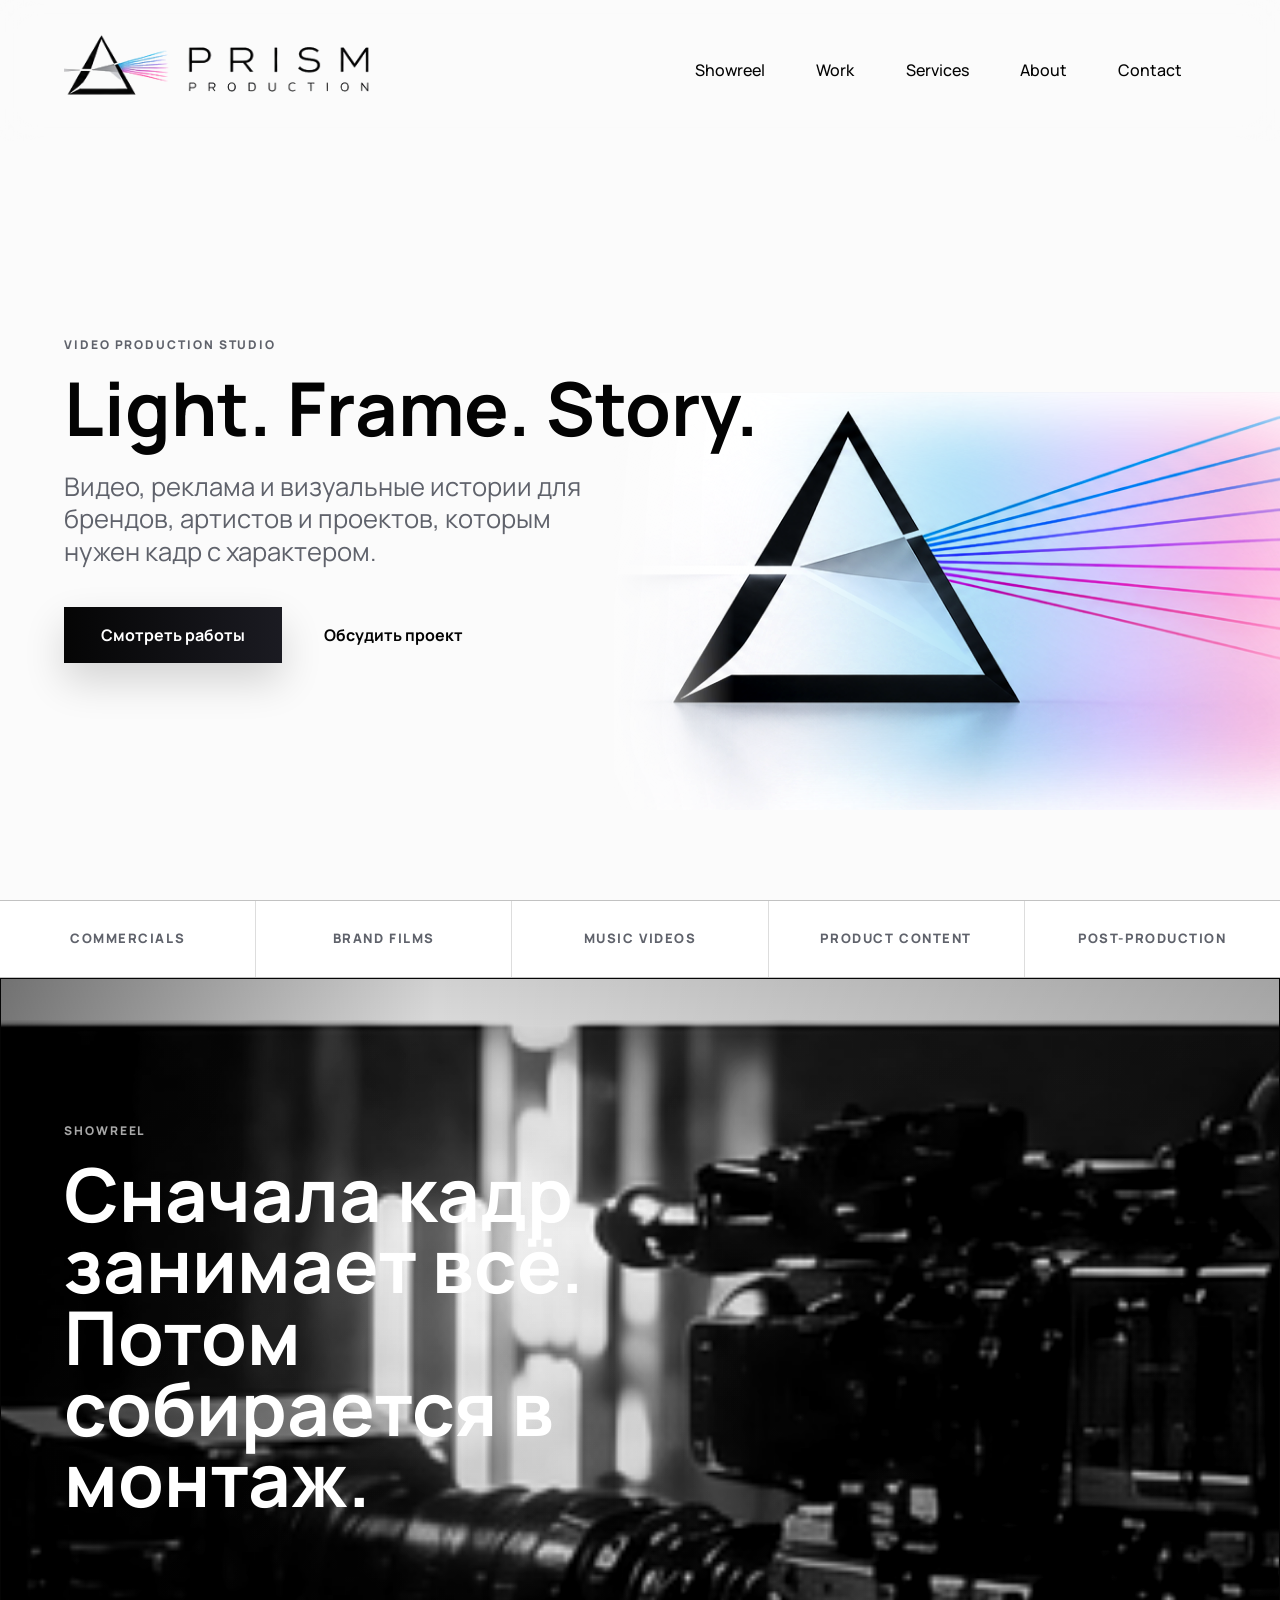
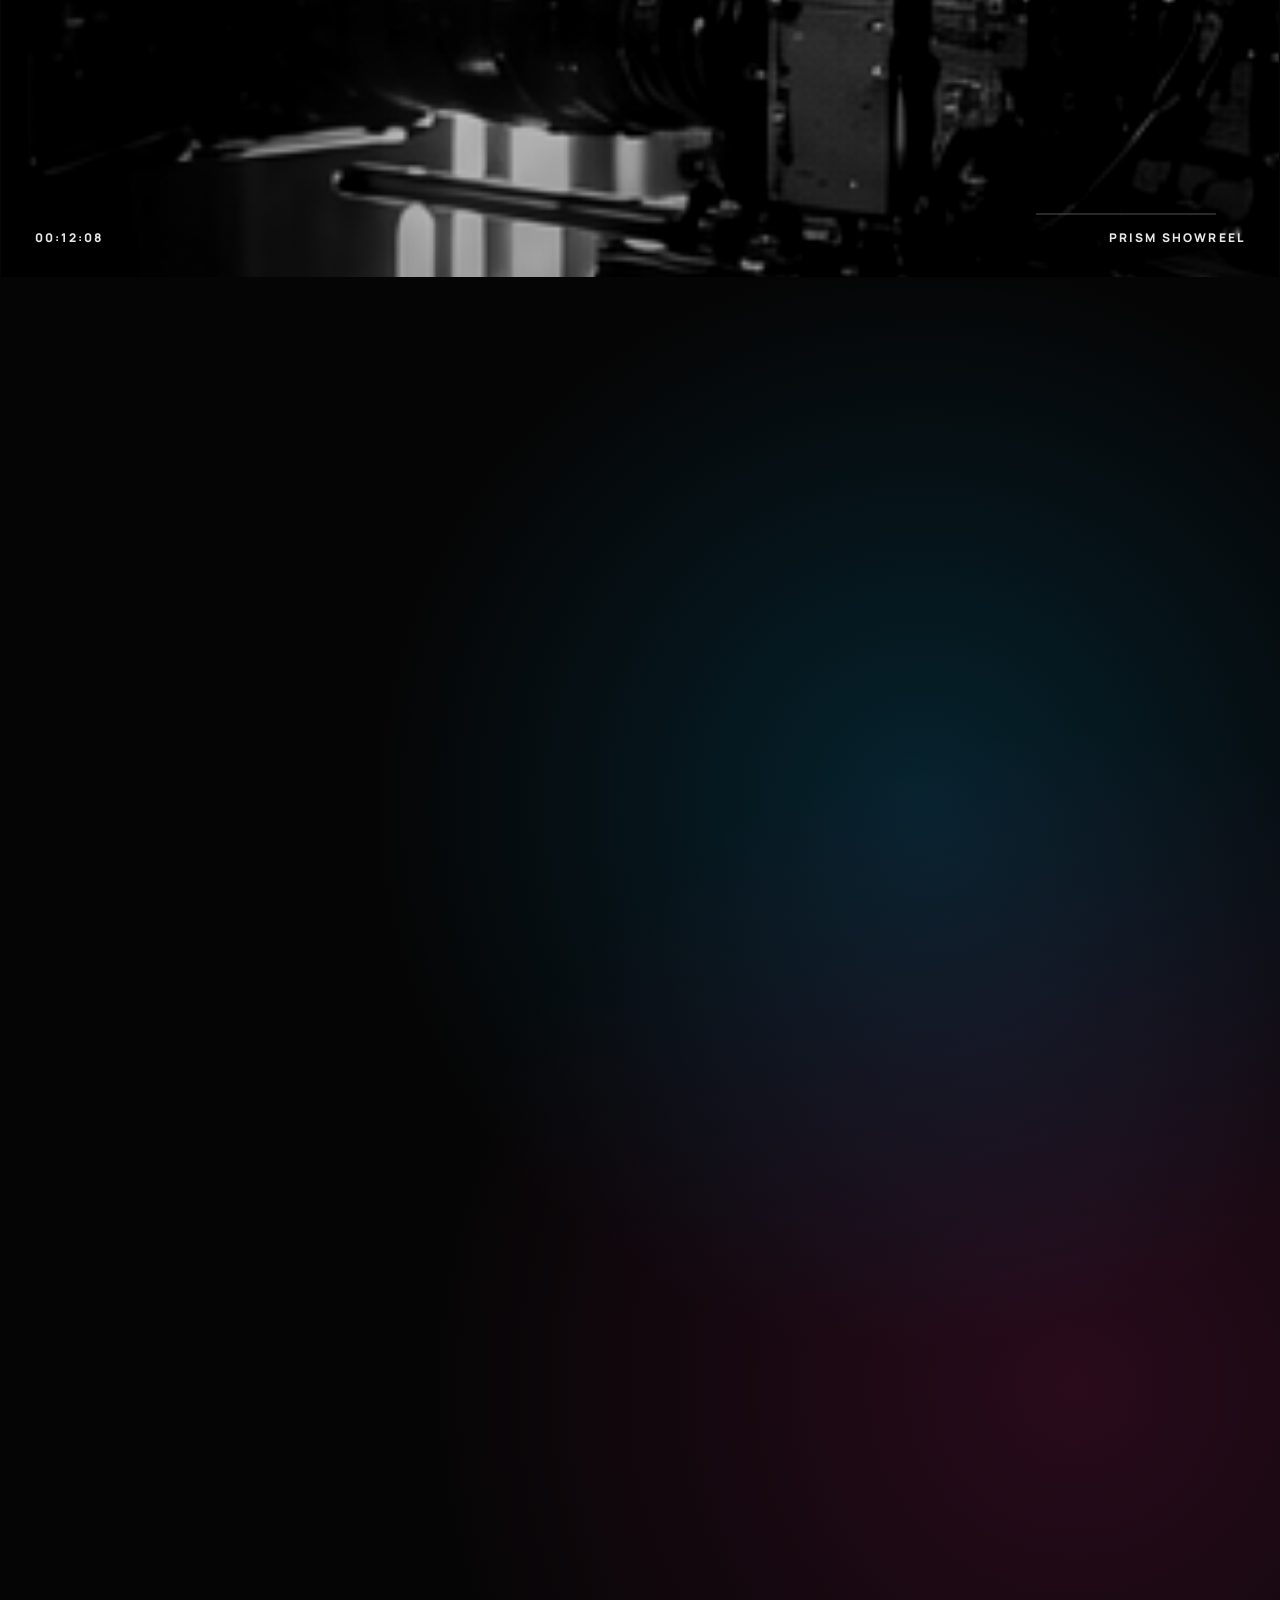
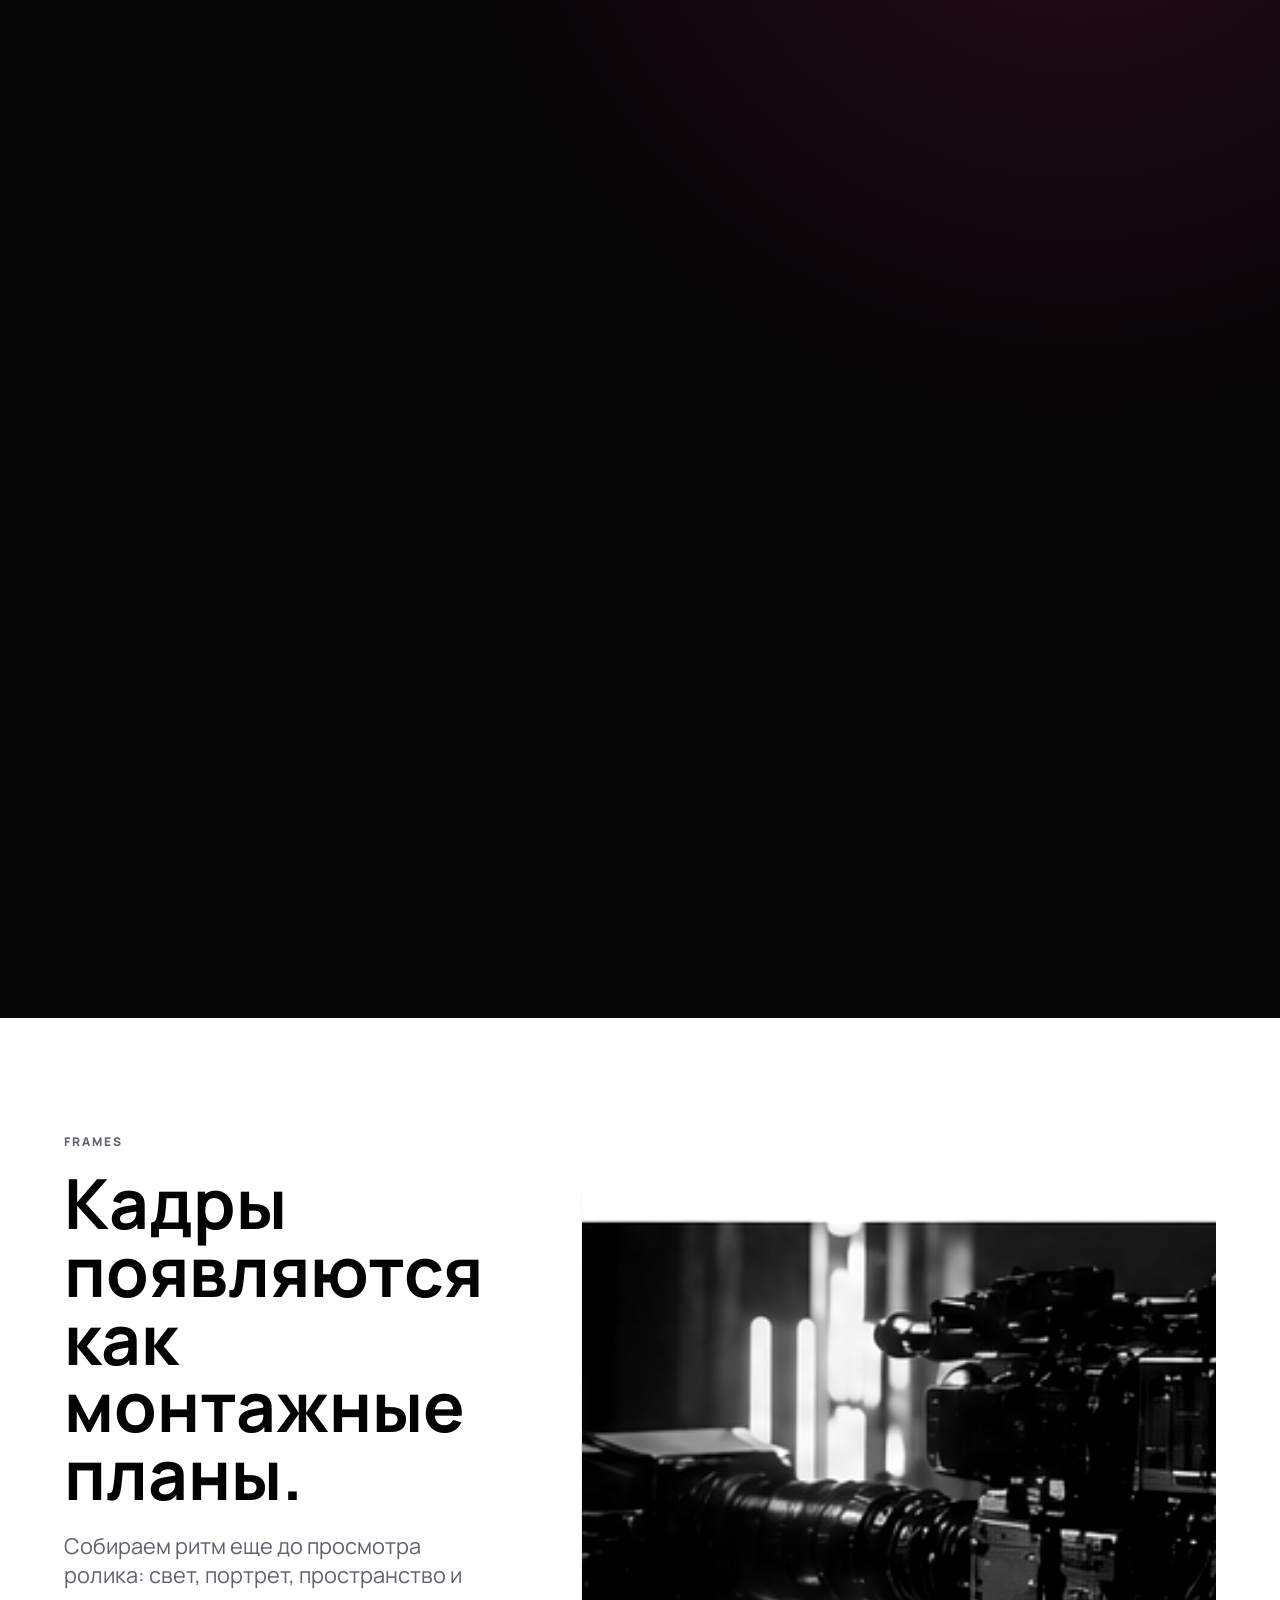
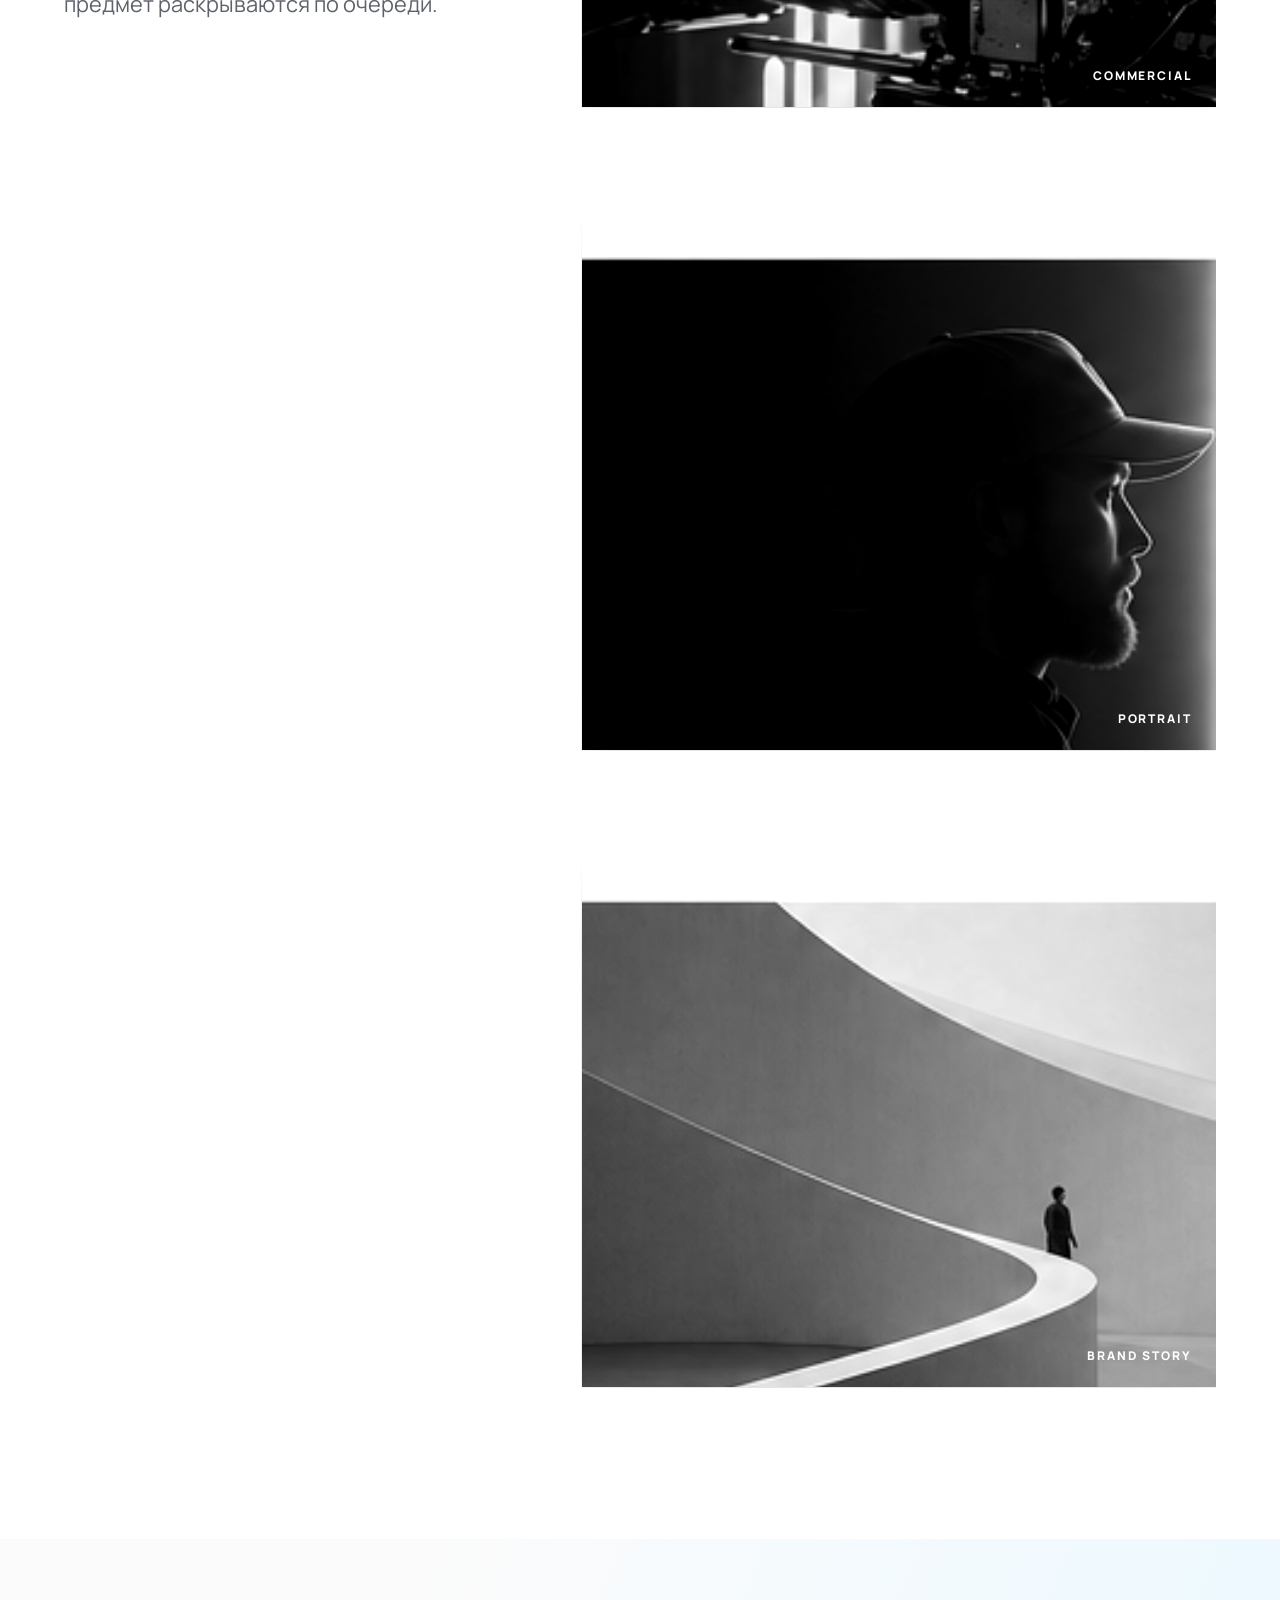
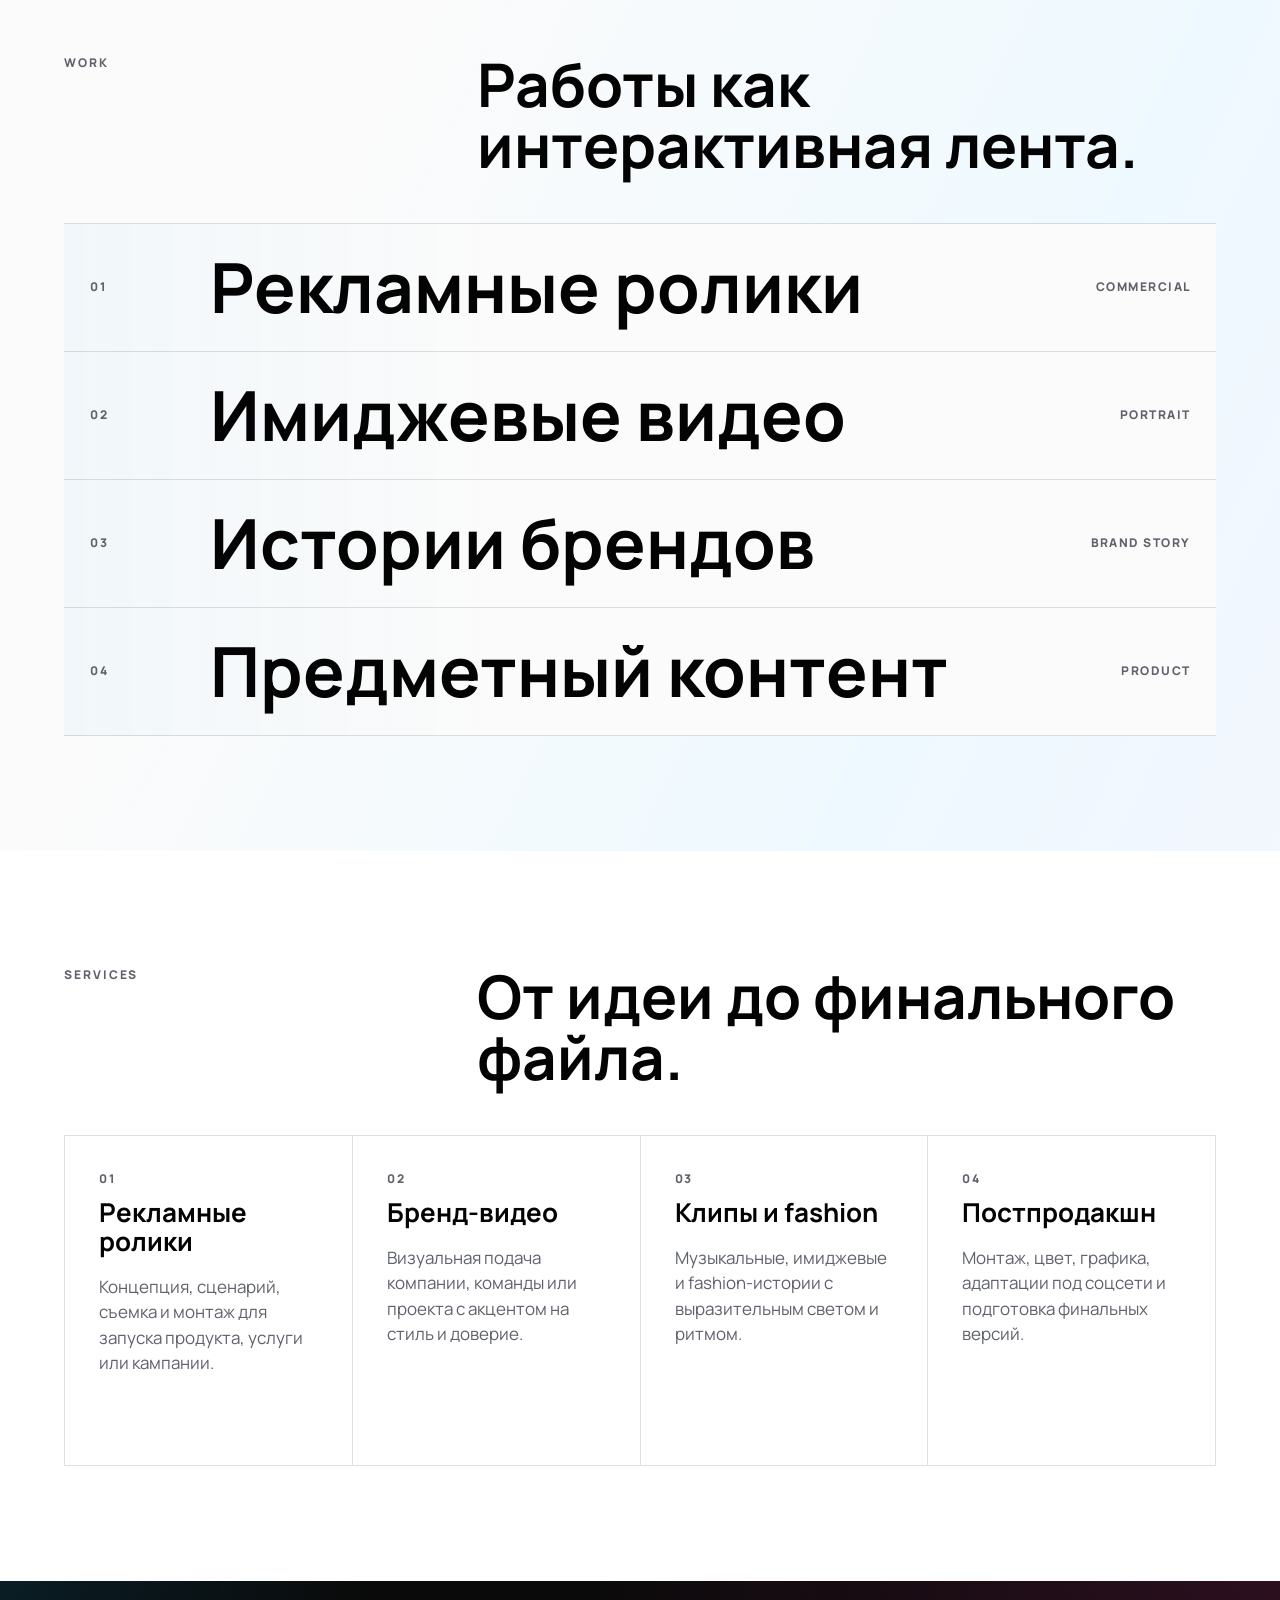
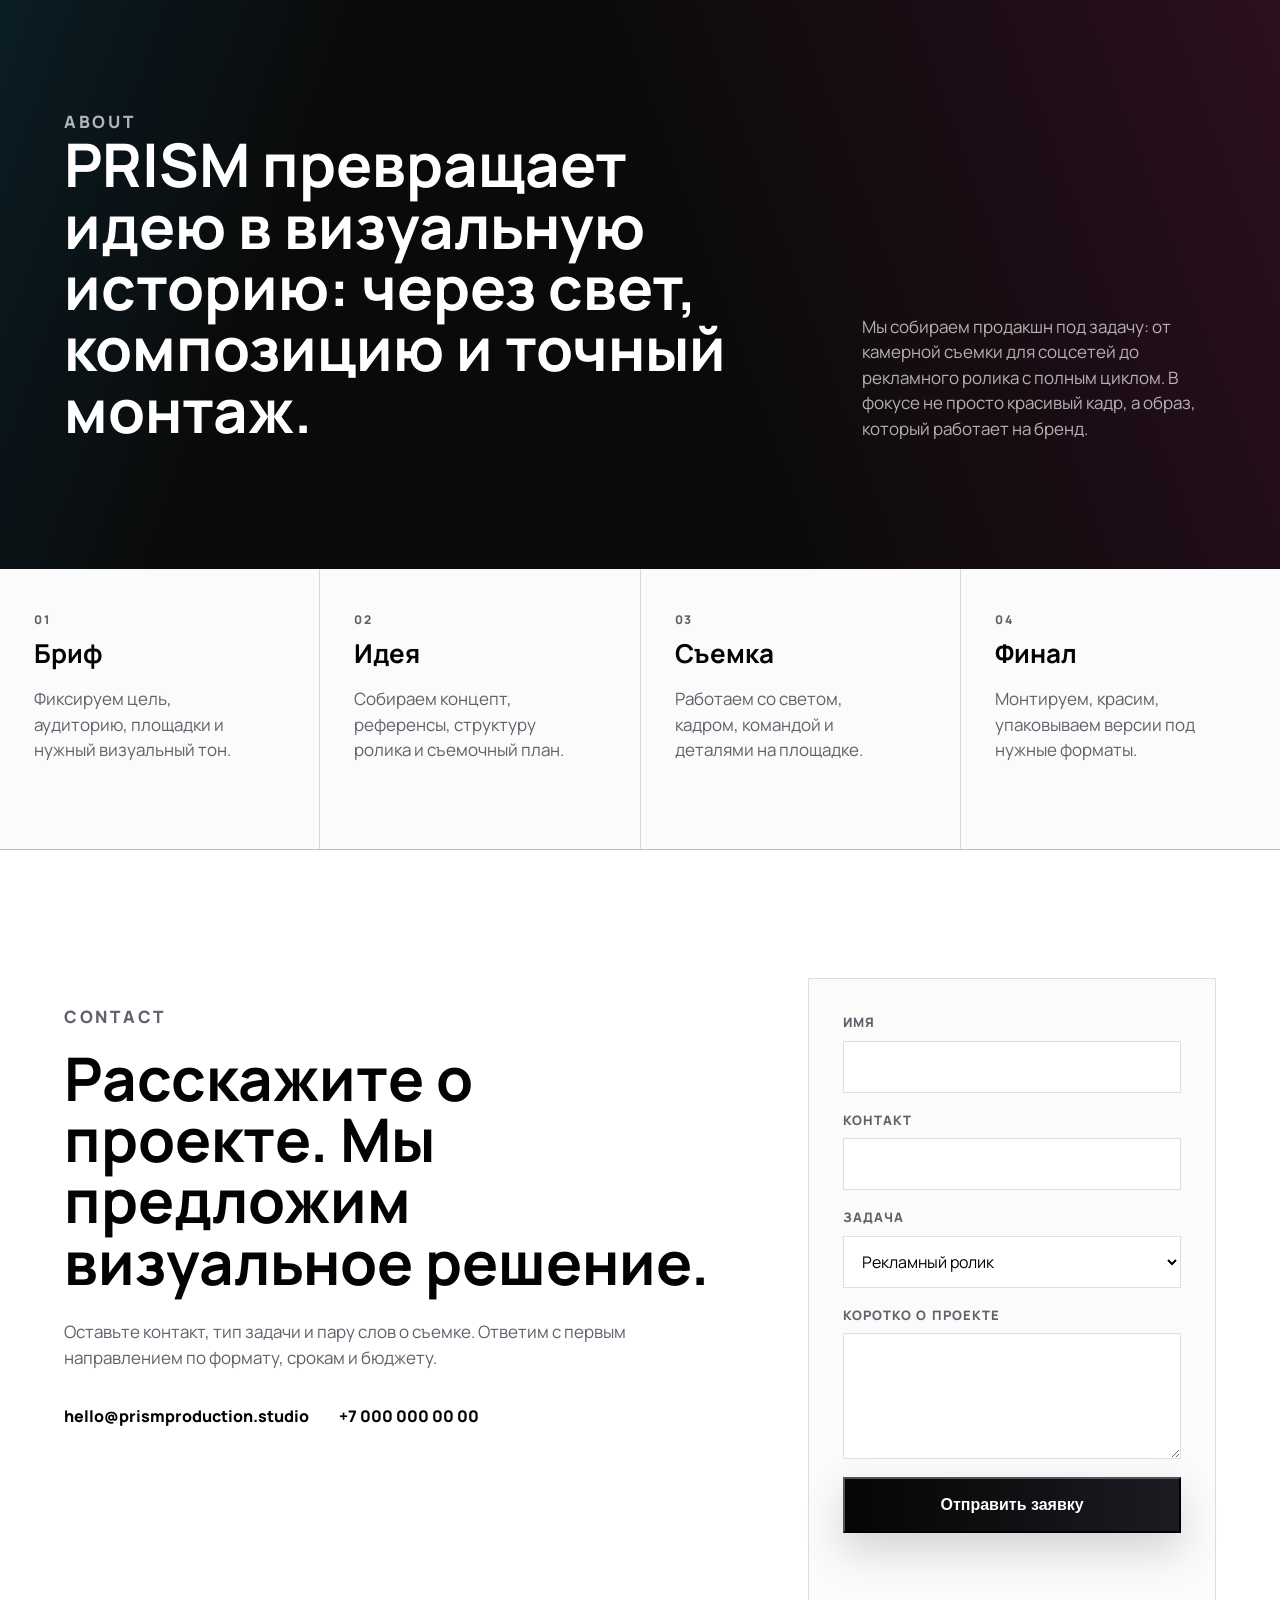
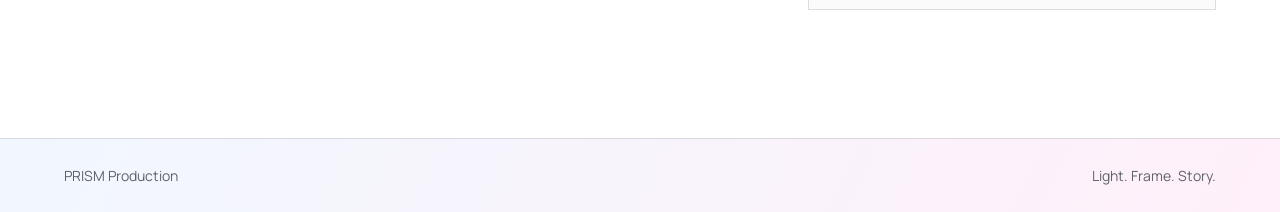
<file: index.html>
<!doctype html>
<html lang="ru">
  <head>
    <meta charset="utf-8" />
    <meta name="viewport" content="width=device-width, initial-scale=1" />
    <title>PRISM Production - video, advertising and visual stories</title>
    <meta
      name="description"
      content="PRISM Production создает рекламные ролики, бренд-видео, клипы и визуальный контент для проектов с характером."
    />
    <link rel="preconnect" href="https://fonts.googleapis.com" />
    <link rel="preconnect" href="https://fonts.gstatic.com" crossorigin />
    <link
      href="https://fonts.googleapis.com/css2?family=Manrope:wght@400;500;600;700;800&display=swap"
      rel="stylesheet"
    />
    <link rel="stylesheet" href="styles.css" />
  </head>
  <body>
    <div class="site-intro" data-intro aria-hidden="true">
      <div class="intro-logo">
        <img class="intro-logo-image" src="assets/logo-transparent.png" alt="" />
        <div class="intro-beams">
          <span style="--beam: #18b9ff; --delay: 560ms; --angle: -15deg"></span>
          <span style="--beam: #3d7dff; --delay: 650ms; --angle: -7deg"></span>
          <span style="--beam: #9a5cff; --delay: 740ms; --angle: 0deg"></span>
          <span style="--beam: #f335ac; --delay: 830ms; --angle: 7deg"></span>
          <span style="--beam: #ff8ec8; --delay: 920ms; --angle: 15deg"></span>
        </div>
      </div>
    </div>

    <header class="site-header" data-header>
      <a class="brand" href="#top" aria-label="PRISM Production">
        <img src="assets/logo-transparent.png" alt="PRISM Production" />
      </a>
      <nav class="nav" aria-label="Основная навигация">
        <a href="#showreel">Showreel</a>
        <a href="#work">Work</a>
        <a href="#services">Services</a>
        <a href="#about">About</a>
        <a href="#contact">Contact</a>
      </nav>
      <a class="header-action" href="#contact">Обсудить проект</a>
      <div class="header-progress" data-progress aria-hidden="true"></div>
    </header>

    <main id="top">
      <section class="hero" aria-label="PRISM Production">
        <div class="hero-copy">
          <p class="eyebrow">Video production studio</p>
          <h1 aria-label="Light. Frame. Story.">
            <span style="--delay: 0ms">Light.</span>
            <span style="--delay: 90ms">Frame.</span>
            <span style="--delay: 180ms">Story.</span>
          </h1>
          <p class="lead">Видео, реклама и визуальные истории для брендов, артистов и проектов, которым нужен кадр с характером.</p>
          <div class="hero-actions">
            <a class="button button-primary" href="#work">Смотреть работы</a>
            <a class="button button-link" href="#contact">Обсудить проект</a>
          </div>
        </div>
        <div class="hero-visual" aria-hidden="true">
          <div class="ray-glints">
            <span style="--delay: 0ms; --top: 38%"></span>
            <span style="--delay: 900ms; --top: 48%"></span>
            <span style="--delay: 1700ms; --top: 58%"></span>
          </div>
          <img src="assets/hero-prism.png" alt="" />
        </div>
      </section>

      <section class="strip" aria-label="Направления">
        <span>Commercials</span>
        <span>Brand films</span>
        <span>Music videos</span>
        <span>Product content</span>
        <span>Post-production</span>
      </section>

      <section class="showreel-section" id="showreel" data-showreel-stage aria-label="PRISM showreel reveal">
        <div class="showreel-sticky">
          <div class="showreel-copy">
            <p class="eyebrow">Showreel</p>
            <h2>Сначала кадр занимает всё. Потом собирается в монтаж.</h2>
          </div>

          <div class="showreel-side-title" aria-hidden="true">
            <span>Собираем</span>
            <span>кадр</span>
            <span>в историю</span>
          </div>

          <div class="showreel-window" data-showreel-window>
            <img class="showreel-shot is-active" src="assets/work-camera.png" alt="" />
            <img class="showreel-shot" src="assets/work-portrait.png" alt="" />
            <img class="showreel-shot" src="assets/work-architecture.png" alt="" />
            <img class="showreel-shot" src="assets/work-product.png" alt="" />
            <div class="showreel-overlay">
              <span>00:12:08</span>
              <span>PRISM SHOWREEL</span>
            </div>
          </div>

          <div class="showreel-edit-suite" aria-hidden="true">
            <div class="showreel-monitor-frame">
              <div class="showreel-monitor-topbar">
                <span>PRISM EDIT 01</span>
                <span>REC 709</span>
                <span>24 FPS</span>
              </div>
            </div>
            <div class="showreel-monitor-stand"></div>
            <div class="showreel-timeline-panel">
              <div class="showreel-timeline-ruler">
                <span>00:00</span>
                <span>00:12</span>
                <span>00:24</span>
                <span>00:36</span>
              </div>
              <div class="showreel-timeline-tracks">
                <span class="showreel-track showreel-track-a"></span>
                <span class="showreel-track showreel-track-b"></span>
                <span class="showreel-track showreel-track-c"></span>
                <span class="showreel-track showreel-track-d"></span>
              </div>
              <div class="showreel-playhead"></div>
            </div>
            <div class="showreel-clip-strip">
              <img src="assets/work-camera.png" alt="" />
              <img src="assets/work-portrait.png" alt="" />
              <img src="assets/work-architecture.png" alt="" />
            </div>
          </div>

          <div class="showreel-meter" aria-hidden="true">
            <span></span>
          </div>
        </div>
      </section>

      <section class="section montage-section" id="frames" aria-label="Монтажные планы">
        <div class="montage-copy">
          <p class="eyebrow">Frames</p>
          <h2>Кадры появляются как монтажные планы.</h2>
          <p>Собираем ритм еще до просмотра ролика: свет, портрет, пространство и предмет раскрываются по очереди.</p>
        </div>
        <div class="frame-stack">
          <article class="frame-card">
            <img src="assets/work-camera.png" alt="Камера на съемочной площадке" />
            <span>Commercial</span>
          </article>
          <article class="frame-card">
            <img src="assets/work-portrait.png" alt="Портрет в студийном свете" />
            <span>Portrait</span>
          </article>
          <article class="frame-card">
            <img src="assets/work-architecture.png" alt="Архитектурный кадр с человеком" />
            <span>Brand Story</span>
          </article>
        </div>
      </section>

      <section class="section work-section" id="work">
        <div class="section-head">
          <p class="eyebrow">Work</p>
          <h2>Работы как интерактивная лента.</h2>
        </div>
        <div class="work-flow-list">
          <a href="#contact">
            <span>01</span>
            <strong>Рекламные ролики</strong>
            <em>Commercial</em>
            <img src="assets/work-camera.png" alt="" />
          </a>
          <a href="#contact">
            <span>02</span>
            <strong>Имиджевые видео</strong>
            <em>Portrait</em>
            <img src="assets/work-portrait.png" alt="" />
          </a>
          <a href="#contact">
            <span>03</span>
            <strong>Истории брендов</strong>
            <em>Brand Story</em>
            <img src="assets/work-architecture.png" alt="" />
          </a>
          <a href="#contact">
            <span>04</span>
            <strong>Предметный контент</strong>
            <em>Product</em>
            <img src="assets/work-product.png" alt="" />
          </a>
        </div>
      </section>

      <section class="section services-section" id="services">
        <div class="section-head">
          <p class="eyebrow">Services</p>
          <h2>От идеи до финального файла.</h2>
        </div>
        <div class="services-grid">
          <article>
            <span>01</span>
            <h3>Рекламные ролики</h3>
            <p>Концепция, сценарий, съемка и монтаж для запуска продукта, услуги или кампании.</p>
          </article>
          <article>
            <span>02</span>
            <h3>Бренд-видео</h3>
            <p>Визуальная подача компании, команды или проекта с акцентом на стиль и доверие.</p>
          </article>
          <article>
            <span>03</span>
            <h3>Клипы и fashion</h3>
            <p>Музыкальные, имиджевые и fashion-истории с выразительным светом и ритмом.</p>
          </article>
          <article>
            <span>04</span>
            <h3>Постпродакшн</h3>
            <p>Монтаж, цвет, графика, адаптации под соцсети и подготовка финальных версий.</p>
          </article>
        </div>
      </section>

      <section class="about-band" id="about">
        <div>
          <p class="eyebrow">About</p>
          <h2>PRISM превращает идею в визуальную историю: через свет, композицию и точный монтаж.</h2>
        </div>
        <p>
          Мы собираем продакшн под задачу: от камерной съемки для соцсетей до рекламного ролика с полным циклом.
          В фокусе не просто красивый кадр, а образ, который работает на бренд.
        </p>
      </section>

      <section class="section process-section" aria-label="Процесс работы">
        <div class="process-step">
          <span>01</span>
          <h3>Бриф</h3>
          <p>Фиксируем цель, аудиторию, площадки и нужный визуальный тон.</p>
        </div>
        <div class="process-step">
          <span>02</span>
          <h3>Идея</h3>
          <p>Собираем концепт, референсы, структуру ролика и съемочный план.</p>
        </div>
        <div class="process-step">
          <span>03</span>
          <h3>Съемка</h3>
          <p>Работаем со светом, кадром, командой и деталями на площадке.</p>
        </div>
        <div class="process-step">
          <span>04</span>
          <h3>Финал</h3>
          <p>Монтируем, красим, упаковываем версии под нужные форматы.</p>
        </div>
      </section>

      <section class="contact-section" id="contact">
        <div class="contact-copy">
          <p class="eyebrow">Contact</p>
          <h2>Расскажите о проекте. Мы предложим визуальное решение.</h2>
          <p>Оставьте контакт, тип задачи и пару слов о съемке. Ответим с первым направлением по формату, срокам и бюджету.</p>
          <div class="contact-links">
            <a href="mailto:hello@prismproduction.studio">hello@prismproduction.studio</a>
            <a href="tel:+70000000000">+7 000 000 00 00</a>
          </div>
        </div>
        <form class="contact-form" data-form>
          <label>
            <span>Имя</span>
            <input type="text" name="name" autocomplete="name" required />
          </label>
          <label>
            <span>Контакт</span>
            <input type="text" name="contact" autocomplete="email" required />
          </label>
          <label>
            <span>Задача</span>
            <select name="service">
              <option>Рекламный ролик</option>
              <option>Бренд-видео</option>
              <option>Клип / fashion</option>
              <option>Монтаж / постпродакшн</option>
            </select>
          </label>
          <label>
            <span>Коротко о проекте</span>
            <textarea name="message" rows="4"></textarea>
          </label>
          <button class="button button-primary" type="submit">Отправить заявку</button>
          <p class="form-note" data-form-note></p>
        </form>
      </section>
    </main>

    <footer class="site-footer">
      <span>PRISM Production</span>
      <span>Light. Frame. Story.</span>
    </footer>

    <script src="script.js"></script>
  </body>
</html>
</file>
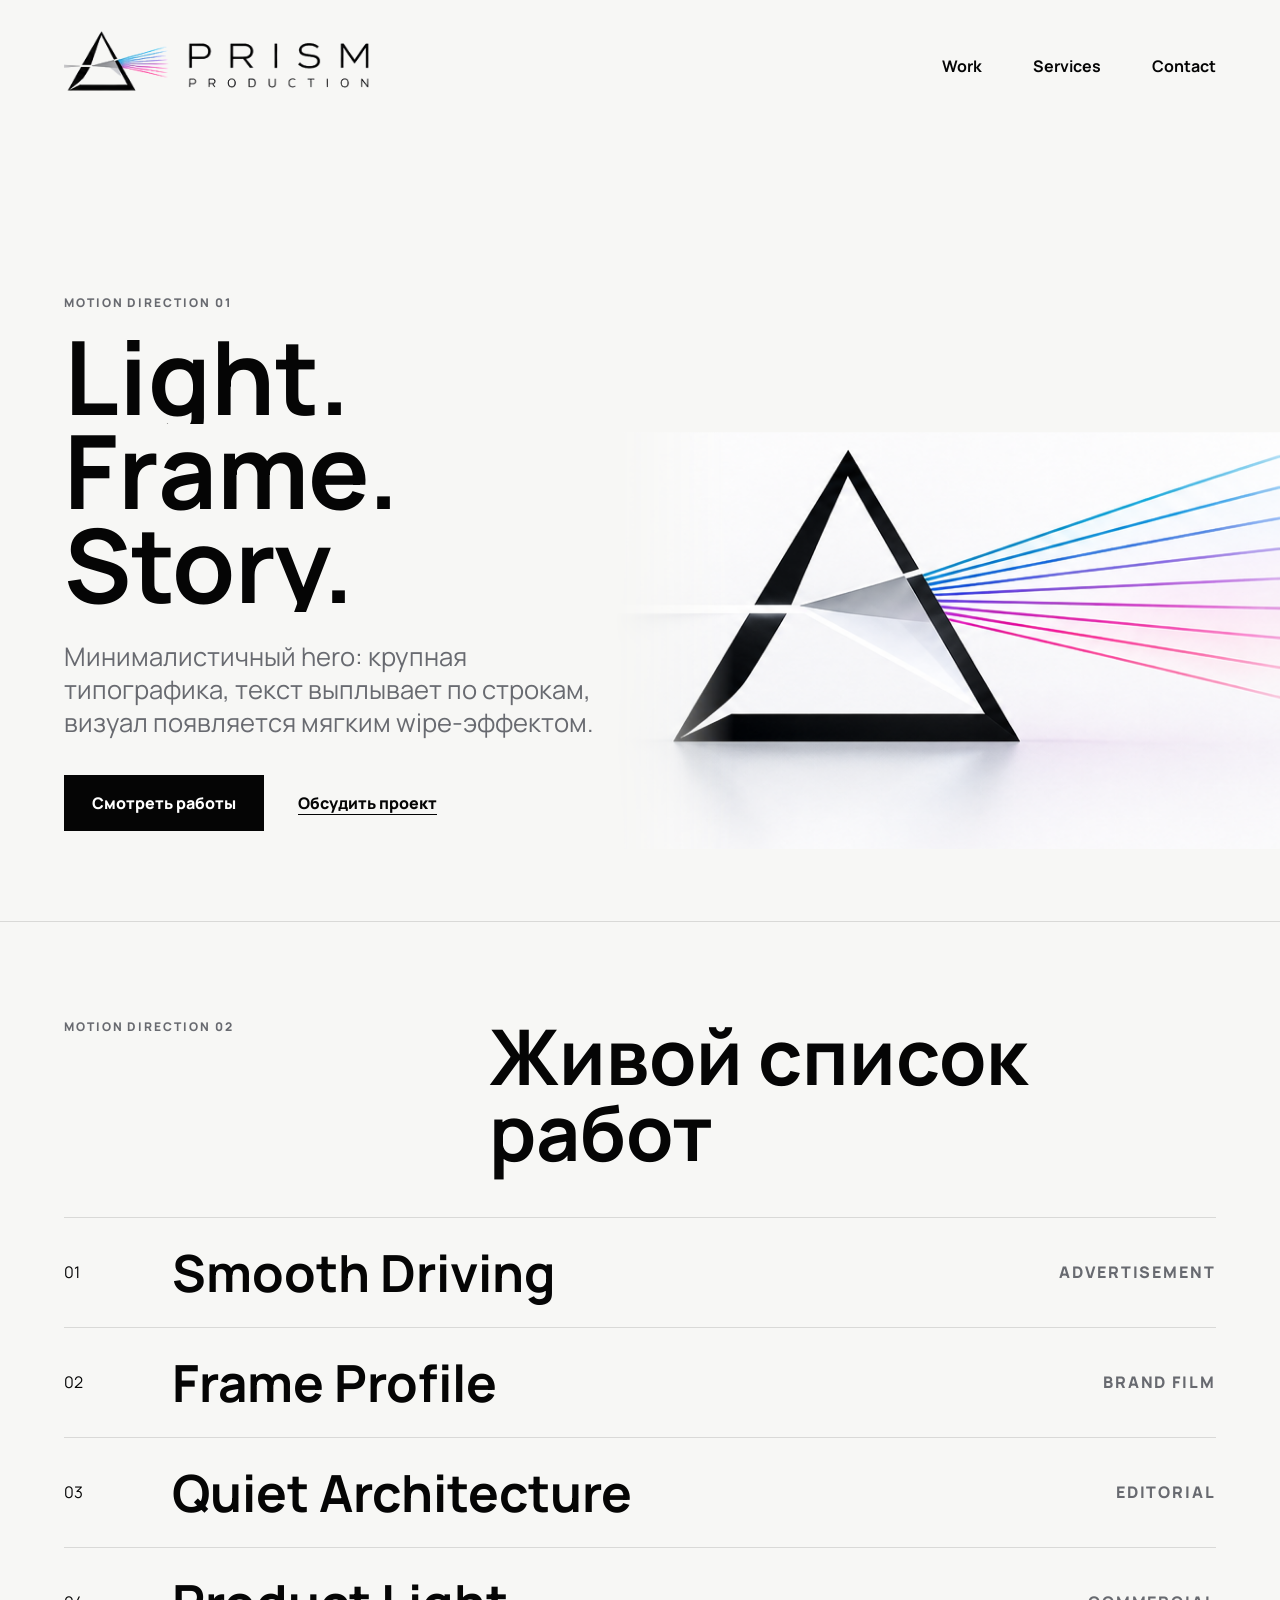
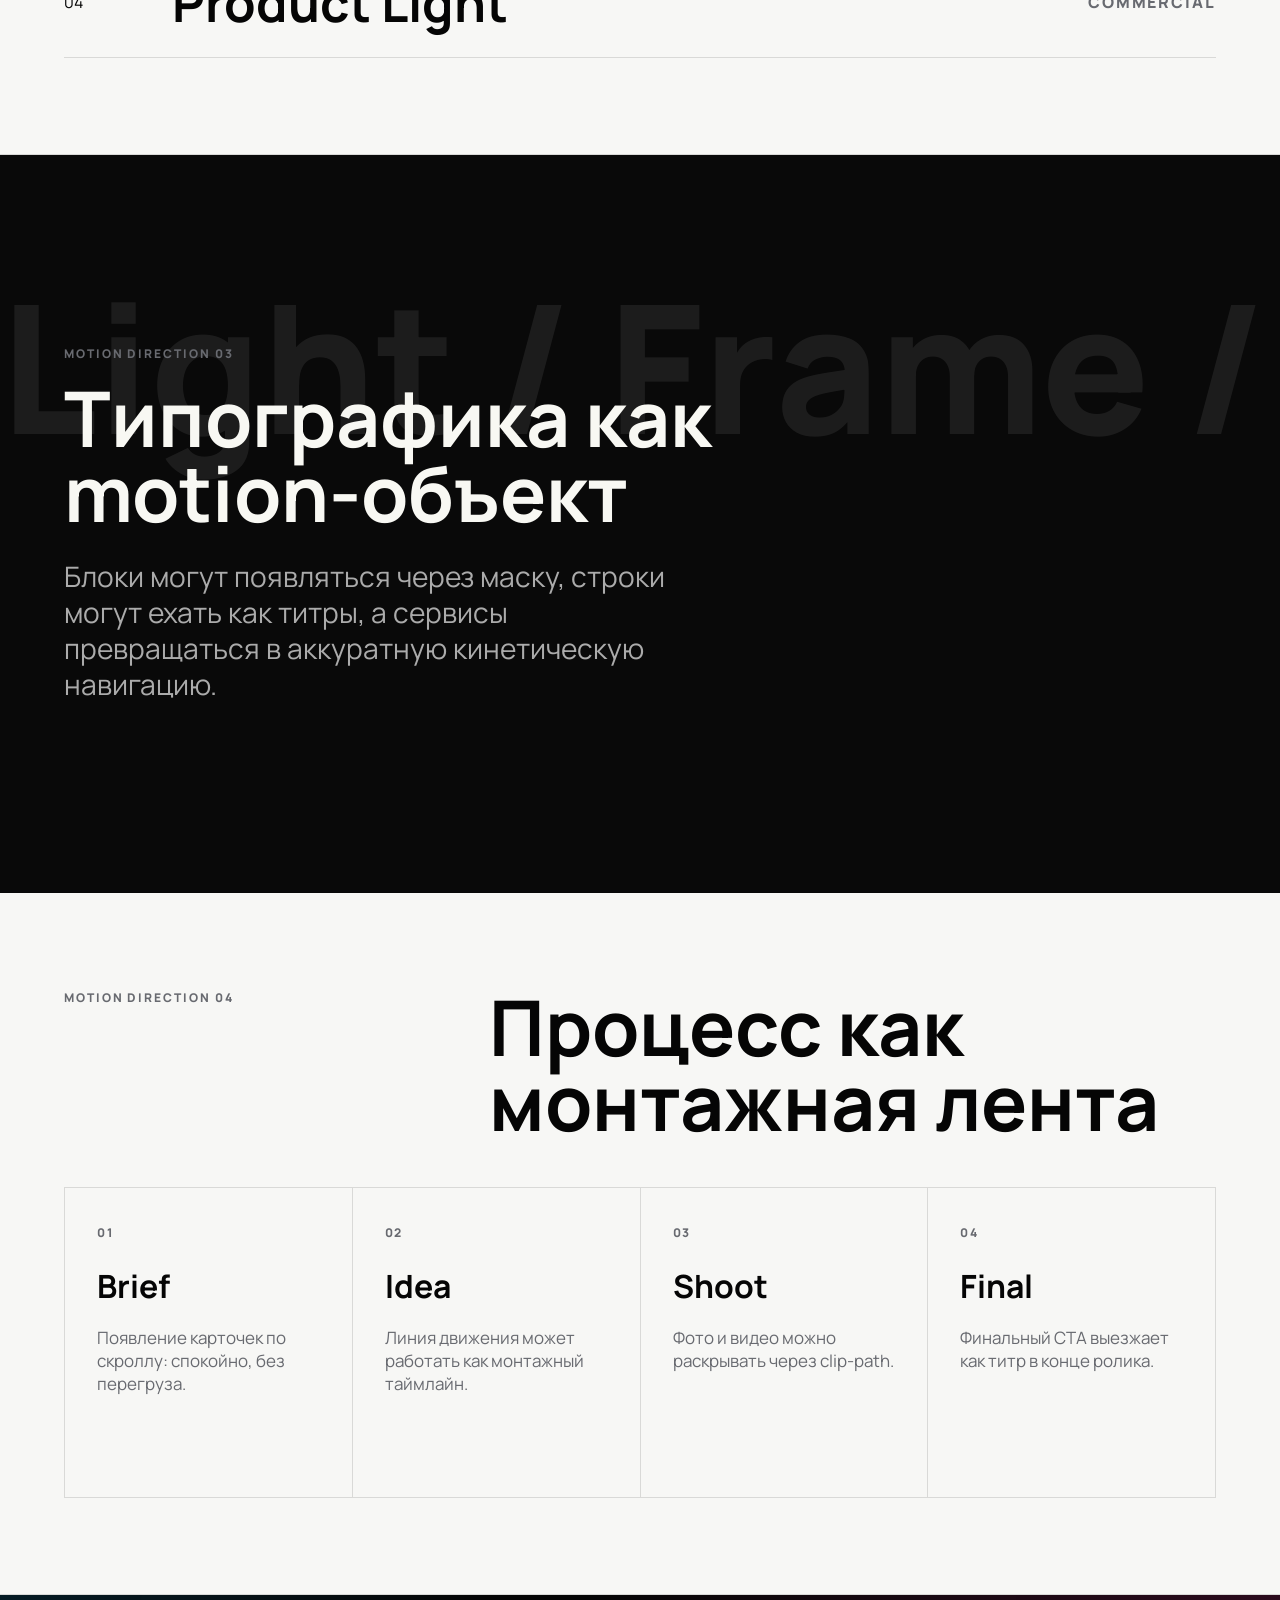
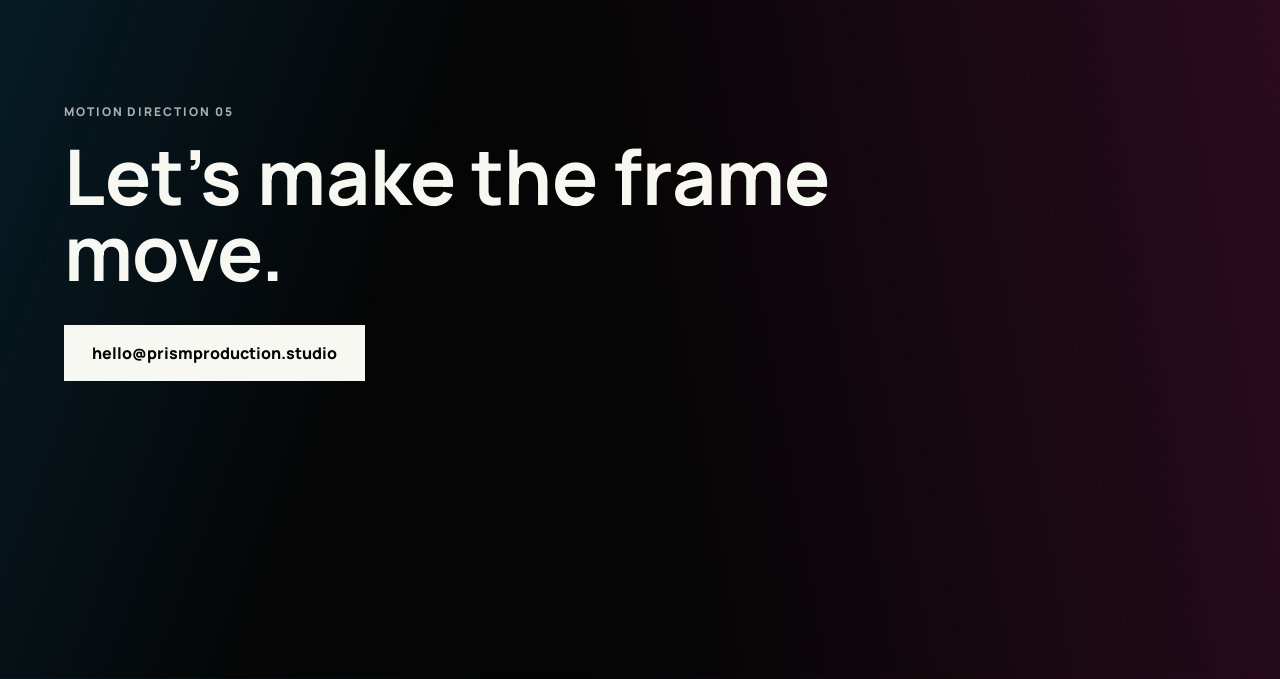
<file: motion-concepts.html>
<!doctype html>
<html lang="ru">
  <head>
    <meta charset="utf-8" />
    <meta name="viewport" content="width=device-width, initial-scale=1" />
    <title>PRISM motion concepts</title>
    <link rel="preconnect" href="https://fonts.googleapis.com" />
    <link rel="preconnect" href="https://fonts.gstatic.com" crossorigin />
    <link href="https://fonts.googleapis.com/css2?family=Manrope:wght@400;500;600;700;800&display=swap" rel="stylesheet" />
    <link rel="stylesheet" href="motion-concepts.css" />
  </head>
  <body>
    <main>
      <section class="concept concept-minimal">
        <header class="concept-nav">
          <img src="assets/logo-transparent.png" alt="PRISM Production" />
          <nav>
            <a href="#work"><span>Work</span><span>Work</span></a>
            <a href="#services"><span>Services</span><span>Services</span></a>
            <a href="#contact"><span>Contact</span><span>Contact</span></a>
          </nav>
        </header>
        <div class="hero-stage">
          <p class="kicker reveal">Motion direction 01</p>
          <h1 aria-label="Light. Frame. Story.">
            <span style="--d: 0ms">Light.</span>
            <span style="--d: 110ms">Frame.</span>
            <span style="--d: 220ms">Story.</span>
          </h1>
          <p class="lead reveal">Минималистичный hero: крупная типографика, текст выплывает по строкам, визуал появляется мягким wipe-эффектом.</p>
          <div class="actions reveal">
            <a href="#work">Смотреть работы</a>
            <a href="#contact">Обсудить проект</a>
          </div>
        </div>
        <div class="prism-wipe" aria-hidden="true">
          <img src="assets/hero-prism.png" alt="" />
        </div>
      </section>

      <section class="concept concept-index" id="work">
        <div class="section-title">
          <p>Motion direction 02</p>
          <h2>Живой список работ</h2>
        </div>
        <div class="project-index">
          <a class="project-row" href="#">
            <span>01</span>
            <strong>Smooth Driving</strong>
            <em>Advertisement</em>
            <img src="assets/work-camera.png" alt="" />
          </a>
          <a class="project-row" href="#">
            <span>02</span>
            <strong>Frame Profile</strong>
            <em>Brand Film</em>
            <img src="assets/work-portrait.png" alt="" />
          </a>
          <a class="project-row" href="#">
            <span>03</span>
            <strong>Quiet Architecture</strong>
            <em>Editorial</em>
            <img src="assets/work-architecture.png" alt="" />
          </a>
          <a class="project-row" href="#">
            <span>04</span>
            <strong>Product Light</strong>
            <em>Commercial</em>
            <img src="assets/work-product.png" alt="" />
          </a>
        </div>
      </section>

      <section class="concept concept-marquee">
        <div class="marquee" aria-hidden="true">
          <div>Light / Frame / Story / Production / Commercial / Brand Film / </div>
          <div>Light / Frame / Story / Production / Commercial / Brand Film / </div>
        </div>
        <div class="split-panel">
          <p>Motion direction 03</p>
          <h2>Типографика как motion-объект</h2>
          <span>Блоки могут появляться через маску, строки могут ехать как титры, а сервисы превращаться в аккуратную кинетическую навигацию.</span>
        </div>
      </section>

      <section class="concept concept-process" id="services">
        <div class="section-title">
          <p>Motion direction 04</p>
          <h2>Процесс как монтажная лента</h2>
        </div>
        <div class="timeline">
          <article class="reveal-card">
            <span>01</span>
            <h3>Brief</h3>
            <p>Появление карточек по скроллу: спокойно, без перегруза.</p>
          </article>
          <article class="reveal-card">
            <span>02</span>
            <h3>Idea</h3>
            <p>Линия движения может работать как монтажный таймлайн.</p>
          </article>
          <article class="reveal-card">
            <span>03</span>
            <h3>Shoot</h3>
            <p>Фото и видео можно раскрывать через clip-path.</p>
          </article>
          <article class="reveal-card">
            <span>04</span>
            <h3>Final</h3>
            <p>Финальный CTA выезжает как титр в конце ролика.</p>
          </article>
        </div>
      </section>

      <section class="concept concept-contact" id="contact">
        <p>Motion direction 05</p>
        <h2>Let’s make the frame move.</h2>
        <a href="mailto:hello@prismproduction.studio">hello@prismproduction.studio</a>
      </section>
    </main>
    <script src="motion-concepts.js"></script>
  </body>
</html>
</file>
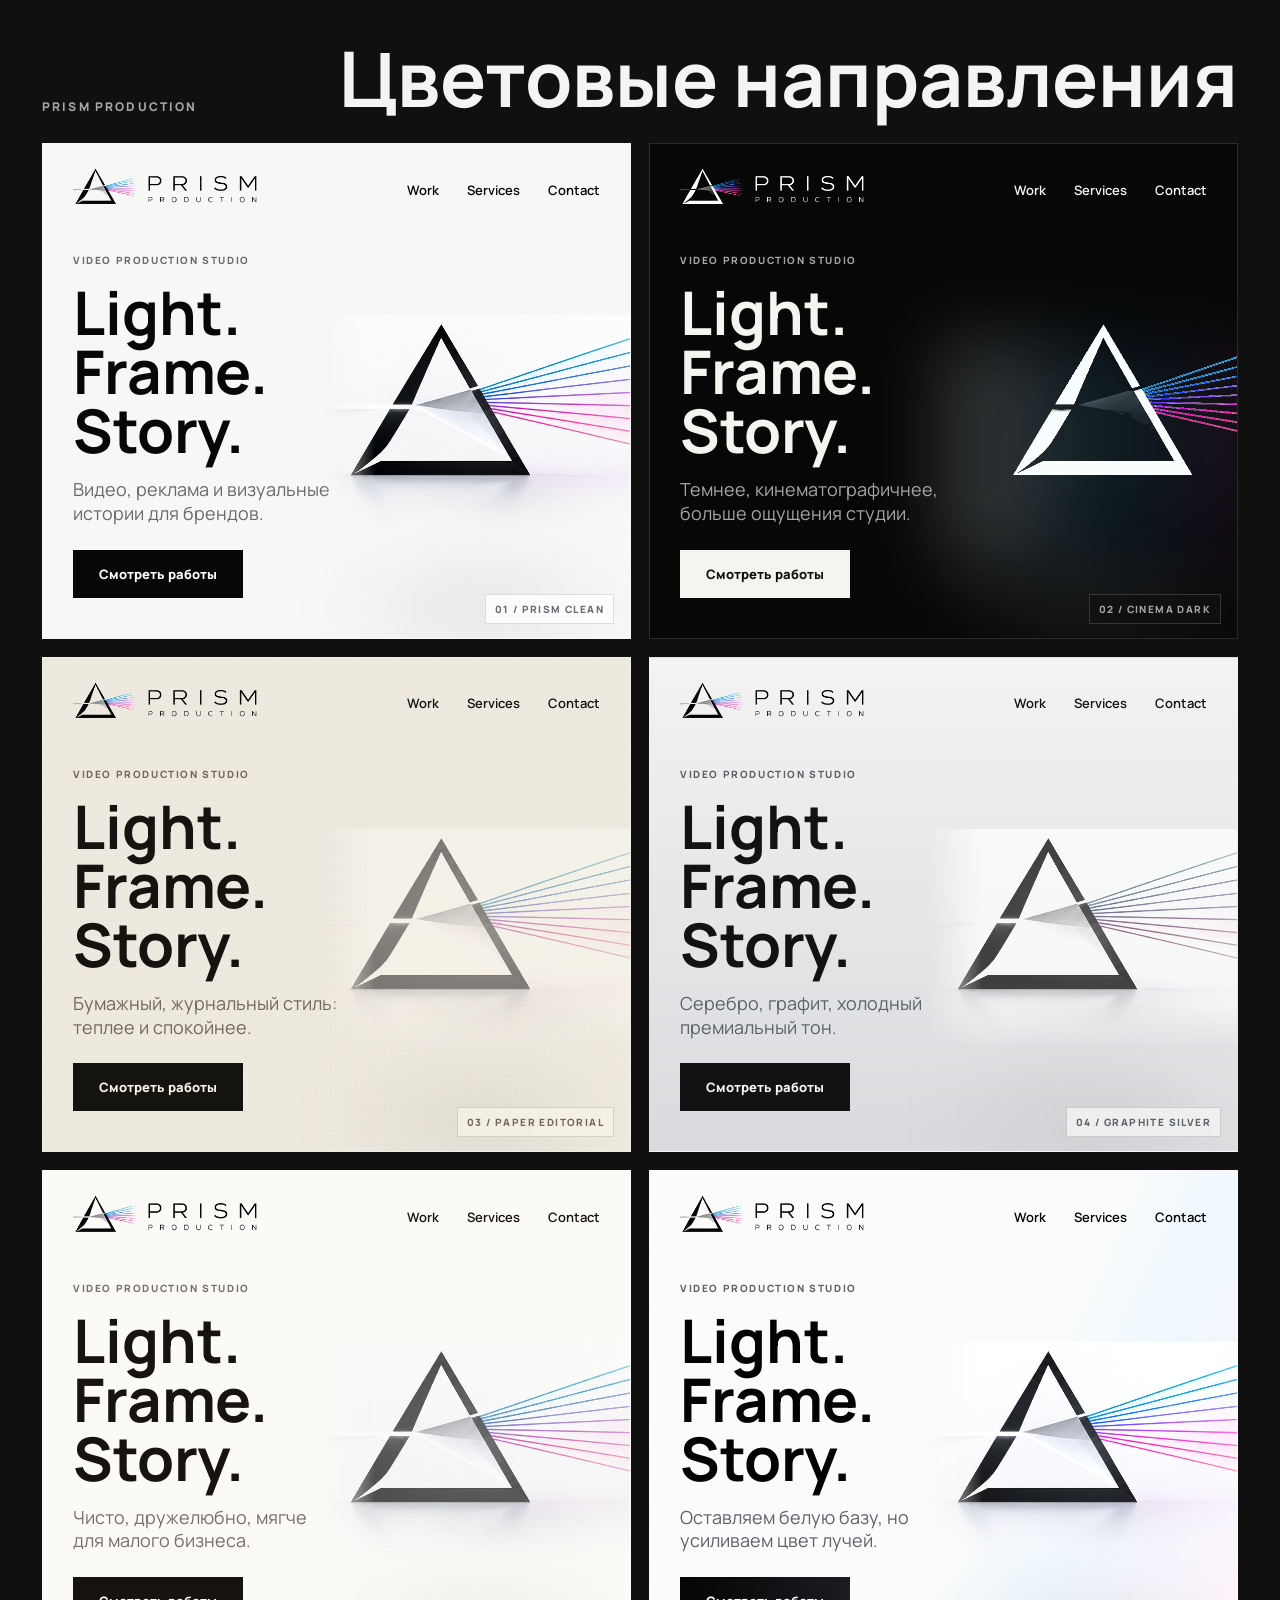
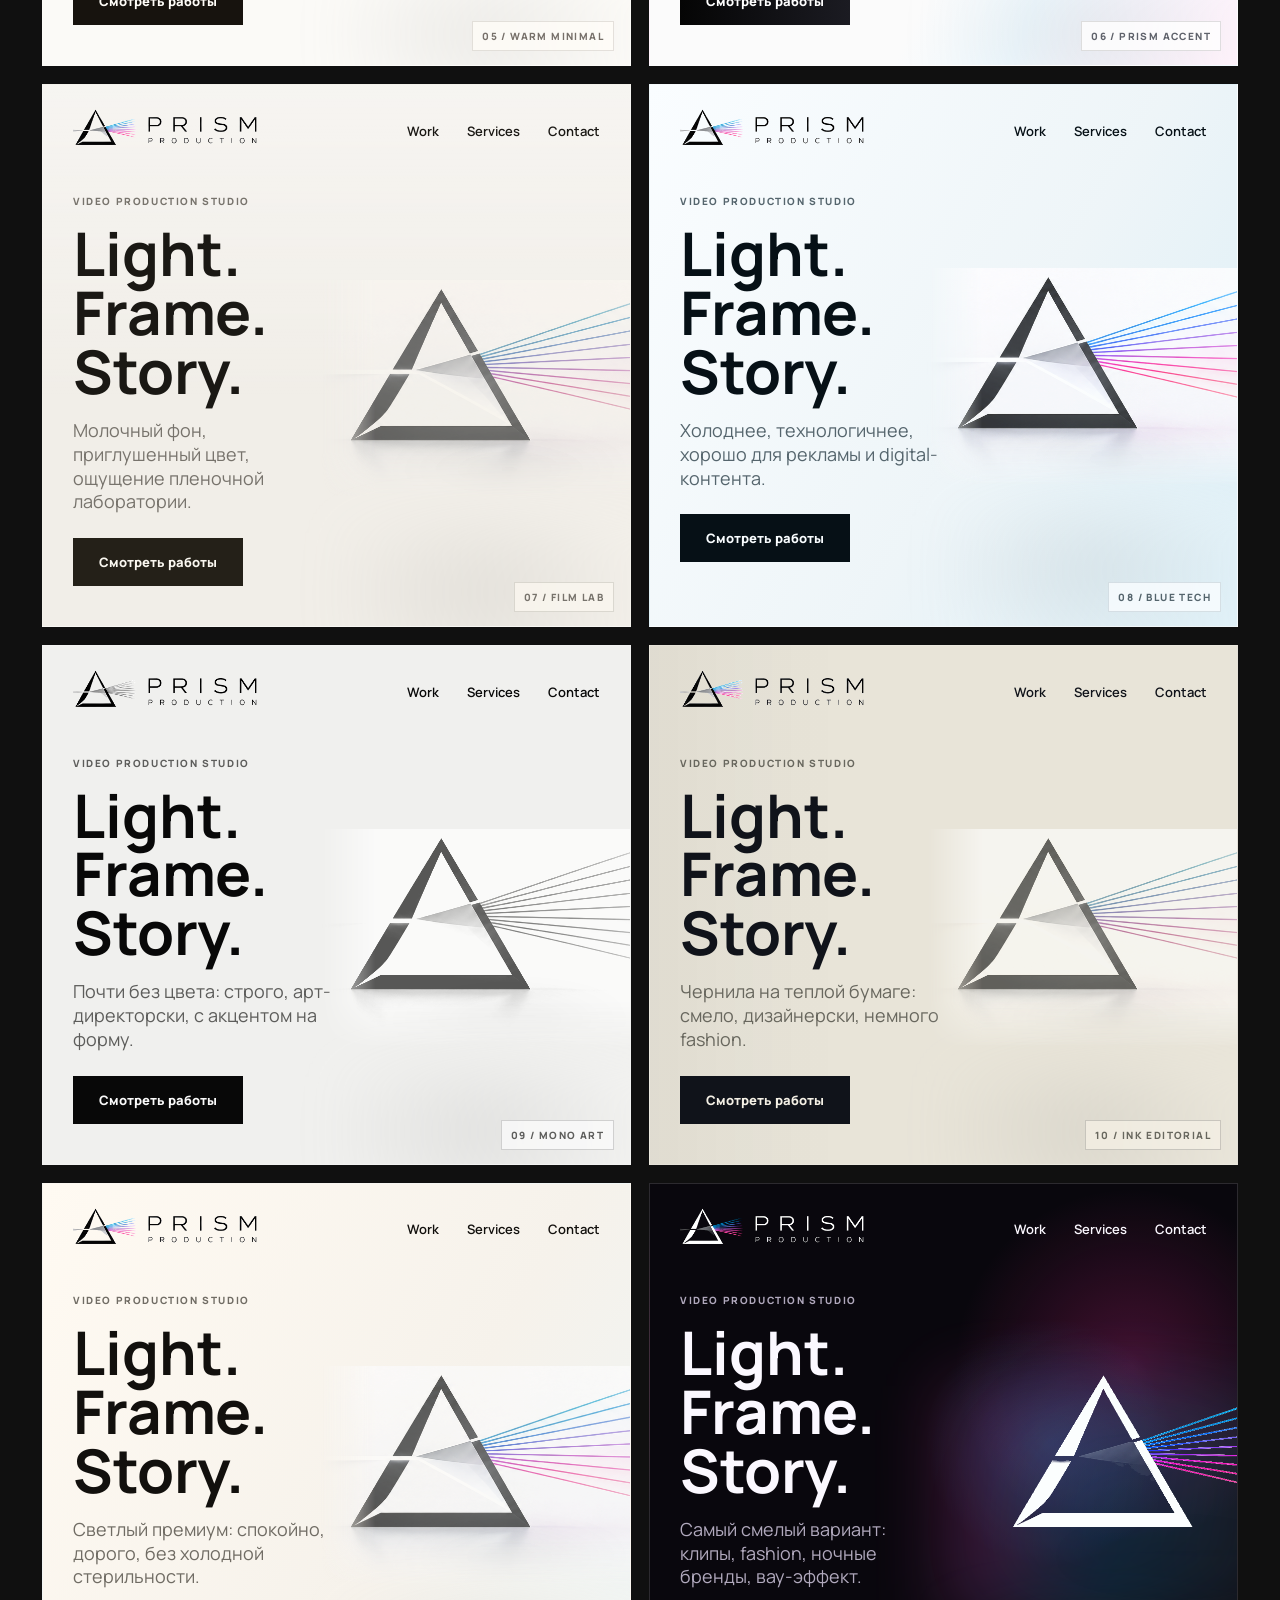
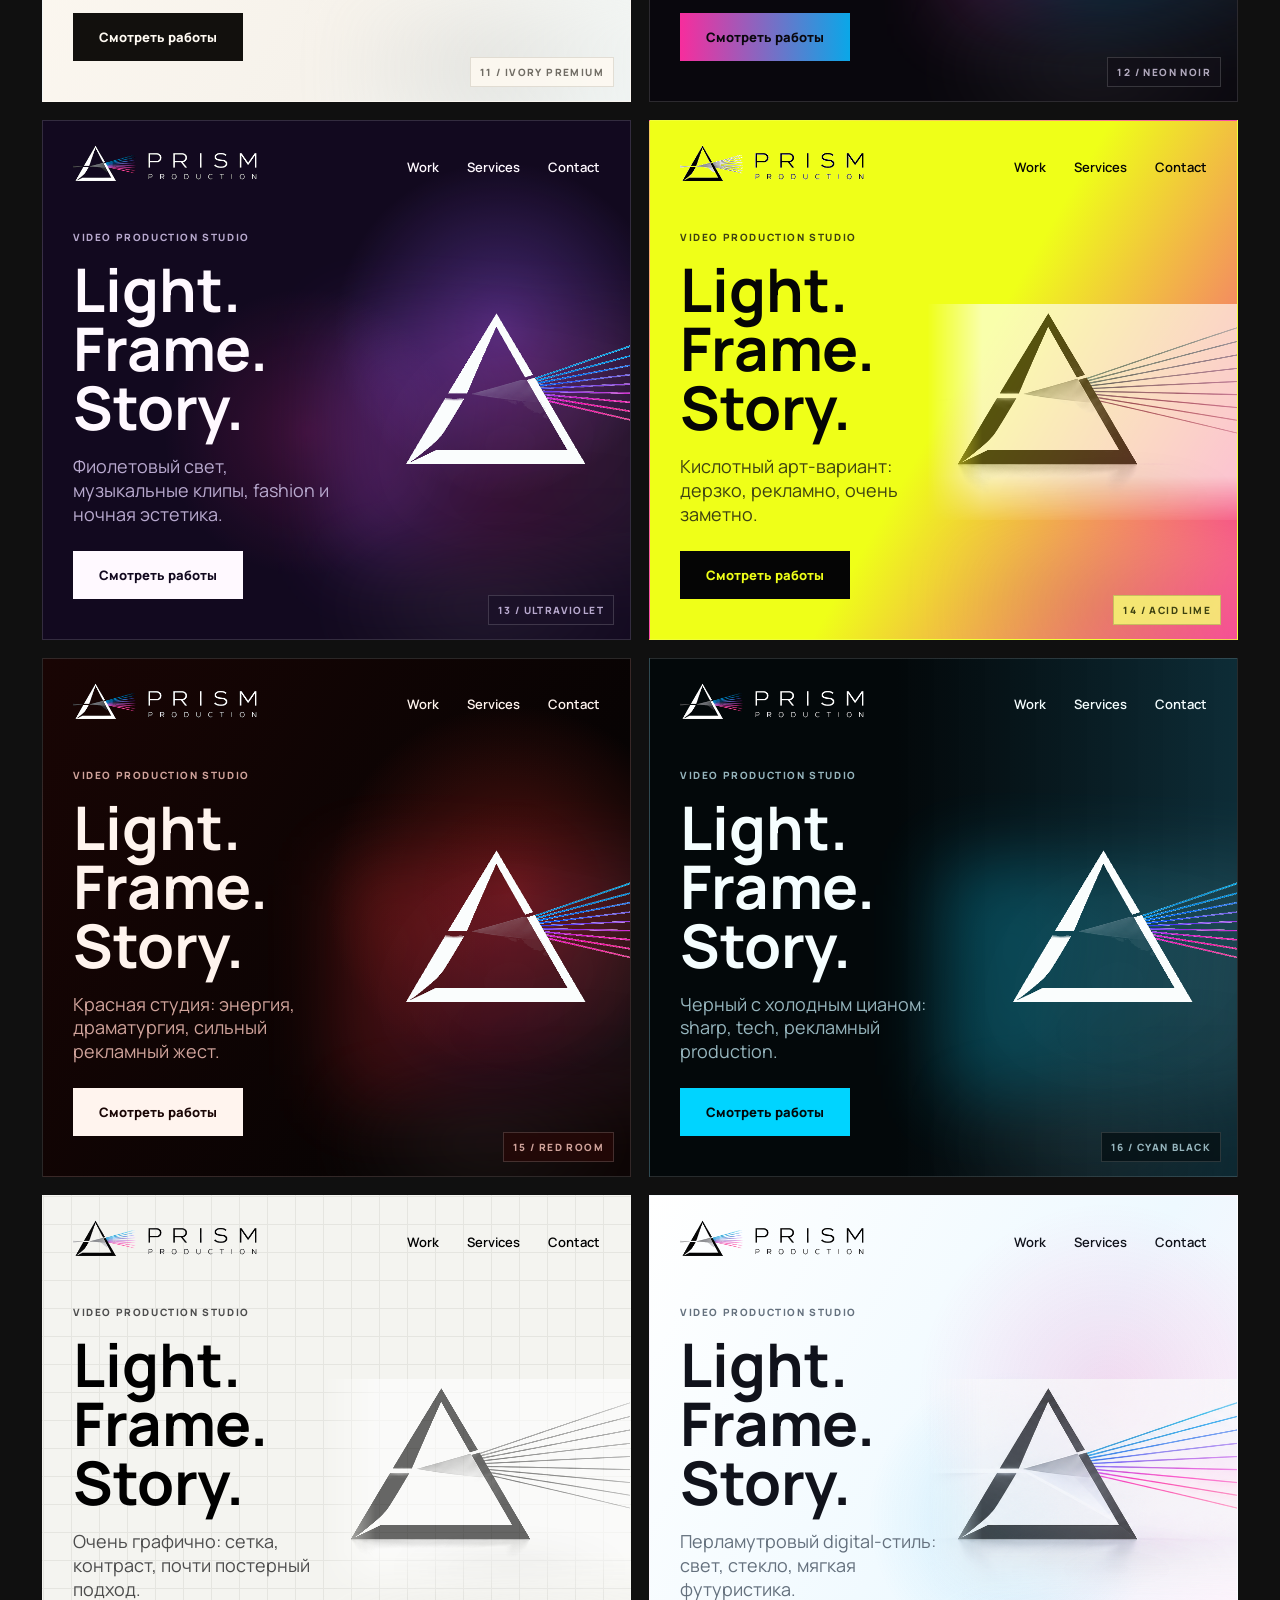
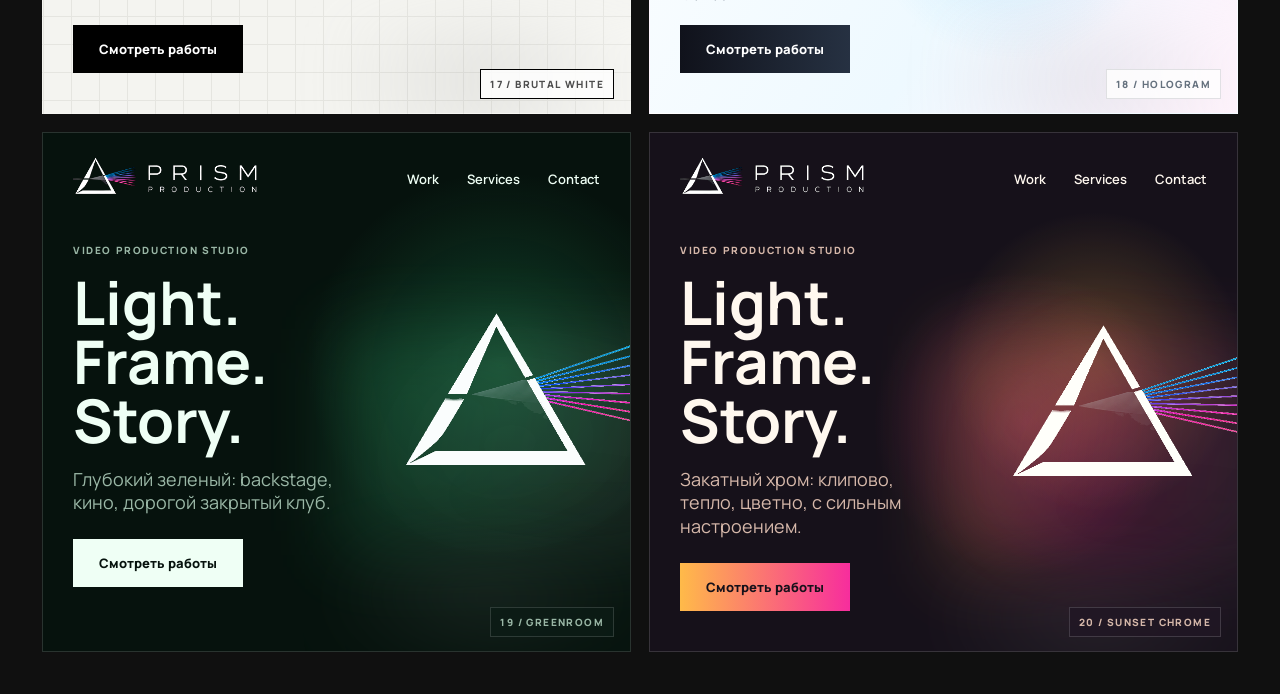
<file: preview-color-variants.html>
<!doctype html>
<html lang="ru">
  <head>
    <meta charset="utf-8" />
    <meta name="viewport" content="width=device-width, initial-scale=1" />
    <title>PRISM color variants</title>
    <link rel="preconnect" href="https://fonts.googleapis.com" />
    <link rel="preconnect" href="https://fonts.gstatic.com" crossorigin />
    <link href="https://fonts.googleapis.com/css2?family=Manrope:wght@400;600;700;800&display=swap" rel="stylesheet" />
    <link rel="stylesheet" href="preview-color-variants.css" />
  </head>
  <body>
    <main class="preview-page">
      <header class="preview-intro">
        <p>PRISM Production</p>
        <h1>Цветовые направления</h1>
      </header>

      <section class="variant-grid">
        <article class="mockup clean">
          <div class="mockup-label">01 / PRISM Clean</div>
          <div class="mockup-header">
            <img src="assets/logo-transparent.png" alt="PRISM Production" />
            <nav><span>Work</span><span>Services</span><span>Contact</span></nav>
          </div>
          <div class="mockup-hero">
            <div>
              <p>Video production studio</p>
              <h2>Light. Frame. Story.</h2>
              <span>Видео, реклама и визуальные истории для брендов.</span>
              <button>Смотреть работы</button>
            </div>
            <div class="prism-plate"><img src="assets/hero-prism.png" alt="" /></div>
          </div>
        </article>

        <article class="mockup dark">
          <div class="mockup-label">02 / Cinema Dark</div>
          <div class="mockup-header">
            <img src="assets/logo-transparent.png" alt="PRISM Production" />
            <nav><span>Work</span><span>Services</span><span>Contact</span></nav>
          </div>
          <div class="mockup-hero">
            <div>
              <p>Video production studio</p>
              <h2>Light. Frame. Story.</h2>
              <span>Темнее, кинематографичнее, больше ощущения студии.</span>
              <button>Смотреть работы</button>
            </div>
            <div class="prism-plate"><img src="assets/hero-prism-dark-clean.png" alt="" /></div>
          </div>
        </article>

        <article class="mockup paper">
          <div class="mockup-label">03 / Paper Editorial</div>
          <div class="mockup-header">
            <img src="assets/logo-transparent.png" alt="PRISM Production" />
            <nav><span>Work</span><span>Services</span><span>Contact</span></nav>
          </div>
          <div class="mockup-hero">
            <div>
              <p>Video production studio</p>
              <h2>Light. Frame. Story.</h2>
              <span>Бумажный, журнальный стиль: теплее и спокойнее.</span>
              <button>Смотреть работы</button>
            </div>
            <div class="prism-plate"><img src="assets/hero-prism.png" alt="" /></div>
          </div>
        </article>

        <article class="mockup graphite">
          <div class="mockup-label">04 / Graphite Silver</div>
          <div class="mockup-header">
            <img src="assets/logo-transparent.png" alt="PRISM Production" />
            <nav><span>Work</span><span>Services</span><span>Contact</span></nav>
          </div>
          <div class="mockup-hero">
            <div>
              <p>Video production studio</p>
              <h2>Light. Frame. Story.</h2>
              <span>Серебро, графит, холодный премиальный тон.</span>
              <button>Смотреть работы</button>
            </div>
            <div class="prism-plate"><img src="assets/hero-prism.png" alt="" /></div>
          </div>
        </article>

        <article class="mockup warm">
          <div class="mockup-label">05 / Warm Minimal</div>
          <div class="mockup-header">
            <img src="assets/logo-transparent.png" alt="PRISM Production" />
            <nav><span>Work</span><span>Services</span><span>Contact</span></nav>
          </div>
          <div class="mockup-hero">
            <div>
              <p>Video production studio</p>
              <h2>Light. Frame. Story.</h2>
              <span>Чисто, дружелюбно, мягче для малого бизнеса.</span>
              <button>Смотреть работы</button>
            </div>
            <div class="prism-plate"><img src="assets/hero-prism.png" alt="" /></div>
          </div>
        </article>

        <article class="mockup accent">
          <div class="mockup-label">06 / Prism Accent</div>
          <div class="mockup-header">
            <img src="assets/logo-transparent.png" alt="PRISM Production" />
            <nav><span>Work</span><span>Services</span><span>Contact</span></nav>
          </div>
          <div class="mockup-hero">
            <div>
              <p>Video production studio</p>
              <h2>Light. Frame. Story.</h2>
              <span>Оставляем белую базу, но усиливаем цвет лучей.</span>
              <button>Смотреть работы</button>
            </div>
            <div class="prism-plate"><img src="assets/hero-prism.png" alt="" /></div>
          </div>
        </article>

        <article class="mockup film-lab">
          <div class="mockup-label">07 / Film Lab</div>
          <div class="mockup-header">
            <img src="assets/logo-transparent.png" alt="PRISM Production" />
            <nav><span>Work</span><span>Services</span><span>Contact</span></nav>
          </div>
          <div class="mockup-hero">
            <div>
              <p>Video production studio</p>
              <h2>Light. Frame. Story.</h2>
              <span>Молочный фон, приглушенный цвет, ощущение пленочной лаборатории.</span>
              <button>Смотреть работы</button>
            </div>
            <div class="prism-plate"><img src="assets/hero-prism.png" alt="" /></div>
          </div>
        </article>

        <article class="mockup blue-tech">
          <div class="mockup-label">08 / Blue Tech</div>
          <div class="mockup-header">
            <img src="assets/logo-transparent.png" alt="PRISM Production" />
            <nav><span>Work</span><span>Services</span><span>Contact</span></nav>
          </div>
          <div class="mockup-hero">
            <div>
              <p>Video production studio</p>
              <h2>Light. Frame. Story.</h2>
              <span>Холоднее, технологичнее, хорошо для рекламы и digital-контента.</span>
              <button>Смотреть работы</button>
            </div>
            <div class="prism-plate"><img src="assets/hero-prism.png" alt="" /></div>
          </div>
        </article>

        <article class="mockup mono-art">
          <div class="mockup-label">09 / Mono Art</div>
          <div class="mockup-header">
            <img src="assets/logo-transparent.png" alt="PRISM Production" />
            <nav><span>Work</span><span>Services</span><span>Contact</span></nav>
          </div>
          <div class="mockup-hero">
            <div>
              <p>Video production studio</p>
              <h2>Light. Frame. Story.</h2>
              <span>Почти без цвета: строго, арт-директорски, с акцентом на форму.</span>
              <button>Смотреть работы</button>
            </div>
            <div class="prism-plate"><img src="assets/hero-prism.png" alt="" /></div>
          </div>
        </article>

        <article class="mockup ink-editorial">
          <div class="mockup-label">10 / Ink Editorial</div>
          <div class="mockup-header">
            <img src="assets/logo-transparent.png" alt="PRISM Production" />
            <nav><span>Work</span><span>Services</span><span>Contact</span></nav>
          </div>
          <div class="mockup-hero">
            <div>
              <p>Video production studio</p>
              <h2>Light. Frame. Story.</h2>
              <span>Чернила на теплой бумаге: смело, дизайнерски, немного fashion.</span>
              <button>Смотреть работы</button>
            </div>
            <div class="prism-plate"><img src="assets/hero-prism.png" alt="" /></div>
          </div>
        </article>

        <article class="mockup ivory-premium">
          <div class="mockup-label">11 / Ivory Premium</div>
          <div class="mockup-header">
            <img src="assets/logo-transparent.png" alt="PRISM Production" />
            <nav><span>Work</span><span>Services</span><span>Contact</span></nav>
          </div>
          <div class="mockup-hero">
            <div>
              <p>Video production studio</p>
              <h2>Light. Frame. Story.</h2>
              <span>Светлый премиум: спокойно, дорого, без холодной стерильности.</span>
              <button>Смотреть работы</button>
            </div>
            <div class="prism-plate"><img src="assets/hero-prism.png" alt="" /></div>
          </div>
        </article>

        <article class="mockup neon-noir">
          <div class="mockup-label">12 / Neon Noir</div>
          <div class="mockup-header">
            <img src="assets/logo-transparent.png" alt="PRISM Production" />
            <nav><span>Work</span><span>Services</span><span>Contact</span></nav>
          </div>
          <div class="mockup-hero">
            <div>
              <p>Video production studio</p>
              <h2>Light. Frame. Story.</h2>
              <span>Самый смелый вариант: клипы, fashion, ночные бренды, вау-эффект.</span>
              <button>Смотреть работы</button>
            </div>
            <div class="prism-plate"><img src="assets/hero-prism-dark-clean.png" alt="" /></div>
          </div>
        </article>

        <article class="mockup ultraviolet">
          <div class="mockup-label">13 / Ultraviolet</div>
          <div class="mockup-header">
            <img src="assets/logo-transparent.png" alt="PRISM Production" />
            <nav><span>Work</span><span>Services</span><span>Contact</span></nav>
          </div>
          <div class="mockup-hero">
            <div>
              <p>Video production studio</p>
              <h2>Light. Frame. Story.</h2>
              <span>Фиолетовый свет, музыкальные клипы, fashion и ночная эстетика.</span>
              <button>Смотреть работы</button>
            </div>
            <div class="prism-plate"><img src="assets/hero-prism-dark-clean.png" alt="" /></div>
          </div>
        </article>

        <article class="mockup acid-lime">
          <div class="mockup-label">14 / Acid Lime</div>
          <div class="mockup-header">
            <img src="assets/logo-transparent.png" alt="PRISM Production" />
            <nav><span>Work</span><span>Services</span><span>Contact</span></nav>
          </div>
          <div class="mockup-hero">
            <div>
              <p>Video production studio</p>
              <h2>Light. Frame. Story.</h2>
              <span>Кислотный арт-вариант: дерзко, рекламно, очень заметно.</span>
              <button>Смотреть работы</button>
            </div>
            <div class="prism-plate"><img src="assets/hero-prism.png" alt="" /></div>
          </div>
        </article>

        <article class="mockup red-room">
          <div class="mockup-label">15 / Red Room</div>
          <div class="mockup-header">
            <img src="assets/logo-transparent.png" alt="PRISM Production" />
            <nav><span>Work</span><span>Services</span><span>Contact</span></nav>
          </div>
          <div class="mockup-hero">
            <div>
              <p>Video production studio</p>
              <h2>Light. Frame. Story.</h2>
              <span>Красная студия: энергия, драматургия, сильный рекламный жест.</span>
              <button>Смотреть работы</button>
            </div>
            <div class="prism-plate"><img src="assets/hero-prism-dark-clean.png" alt="" /></div>
          </div>
        </article>

        <article class="mockup cyan-black">
          <div class="mockup-label">16 / Cyan Black</div>
          <div class="mockup-header">
            <img src="assets/logo-transparent.png" alt="PRISM Production" />
            <nav><span>Work</span><span>Services</span><span>Contact</span></nav>
          </div>
          <div class="mockup-hero">
            <div>
              <p>Video production studio</p>
              <h2>Light. Frame. Story.</h2>
              <span>Черный с холодным цианом: sharp, tech, рекламный production.</span>
              <button>Смотреть работы</button>
            </div>
            <div class="prism-plate"><img src="assets/hero-prism-dark-clean.png" alt="" /></div>
          </div>
        </article>

        <article class="mockup brutal-white">
          <div class="mockup-label">17 / Brutal White</div>
          <div class="mockup-header">
            <img src="assets/logo-transparent.png" alt="PRISM Production" />
            <nav><span>Work</span><span>Services</span><span>Contact</span></nav>
          </div>
          <div class="mockup-hero">
            <div>
              <p>Video production studio</p>
              <h2>Light. Frame. Story.</h2>
              <span>Очень графично: сетка, контраст, почти постерный подход.</span>
              <button>Смотреть работы</button>
            </div>
            <div class="prism-plate"><img src="assets/hero-prism.png" alt="" /></div>
          </div>
        </article>

        <article class="mockup hologram">
          <div class="mockup-label">18 / Hologram</div>
          <div class="mockup-header">
            <img src="assets/logo-transparent.png" alt="PRISM Production" />
            <nav><span>Work</span><span>Services</span><span>Contact</span></nav>
          </div>
          <div class="mockup-hero">
            <div>
              <p>Video production studio</p>
              <h2>Light. Frame. Story.</h2>
              <span>Перламутровый digital-стиль: свет, стекло, мягкая футуристика.</span>
              <button>Смотреть работы</button>
            </div>
            <div class="prism-plate"><img src="assets/hero-prism.png" alt="" /></div>
          </div>
        </article>

        <article class="mockup greenroom">
          <div class="mockup-label">19 / Greenroom</div>
          <div class="mockup-header">
            <img src="assets/logo-transparent.png" alt="PRISM Production" />
            <nav><span>Work</span><span>Services</span><span>Contact</span></nav>
          </div>
          <div class="mockup-hero">
            <div>
              <p>Video production studio</p>
              <h2>Light. Frame. Story.</h2>
              <span>Глубокий зеленый: backstage, кино, дорогой закрытый клуб.</span>
              <button>Смотреть работы</button>
            </div>
            <div class="prism-plate"><img src="assets/hero-prism-dark-clean.png" alt="" /></div>
          </div>
        </article>

        <article class="mockup sunset-chrome">
          <div class="mockup-label">20 / Sunset Chrome</div>
          <div class="mockup-header">
            <img src="assets/logo-transparent.png" alt="PRISM Production" />
            <nav><span>Work</span><span>Services</span><span>Contact</span></nav>
          </div>
          <div class="mockup-hero">
            <div>
              <p>Video production studio</p>
              <h2>Light. Frame. Story.</h2>
              <span>Закатный хром: клипово, тепло, цветно, с сильным настроением.</span>
              <button>Смотреть работы</button>
            </div>
            <div class="prism-plate"><img src="assets/hero-prism-dark-clean.png" alt="" /></div>
          </div>
        </article>
      </section>
    </main>
  </body>
</html>
</file>
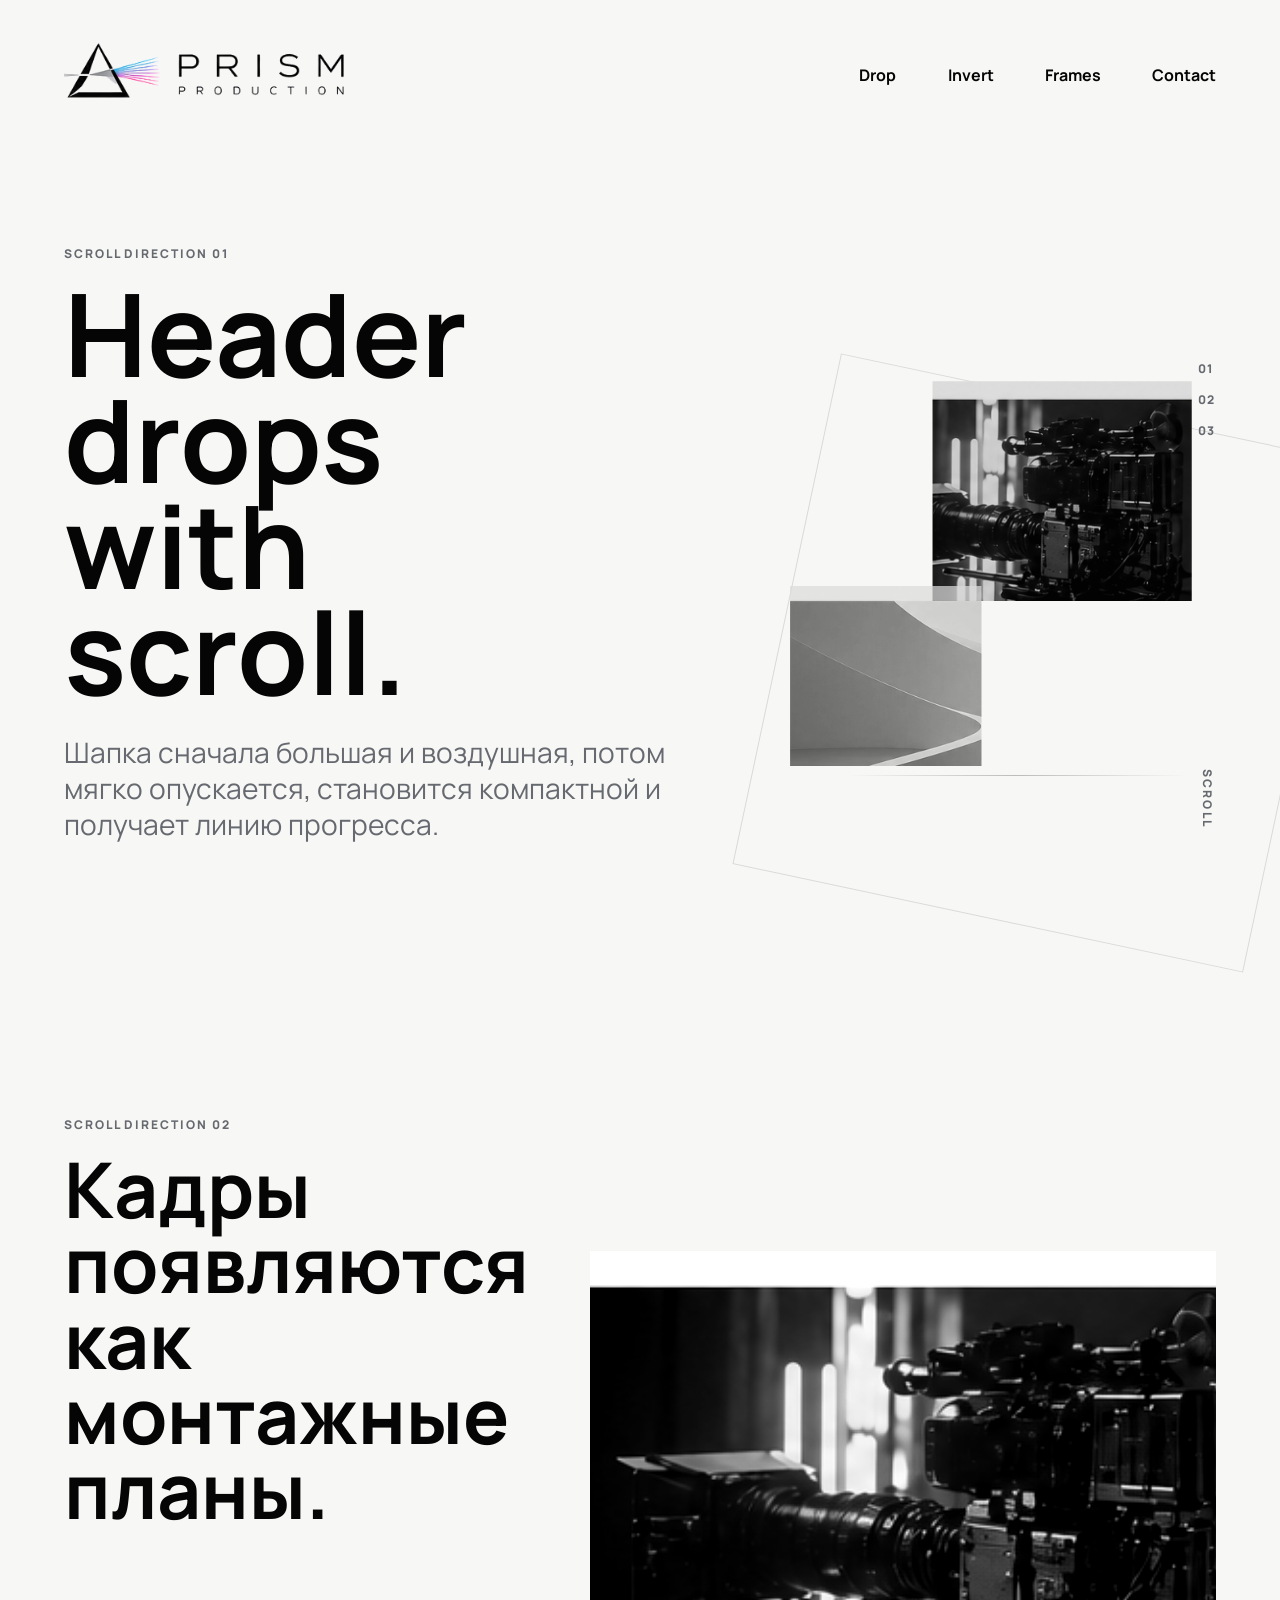
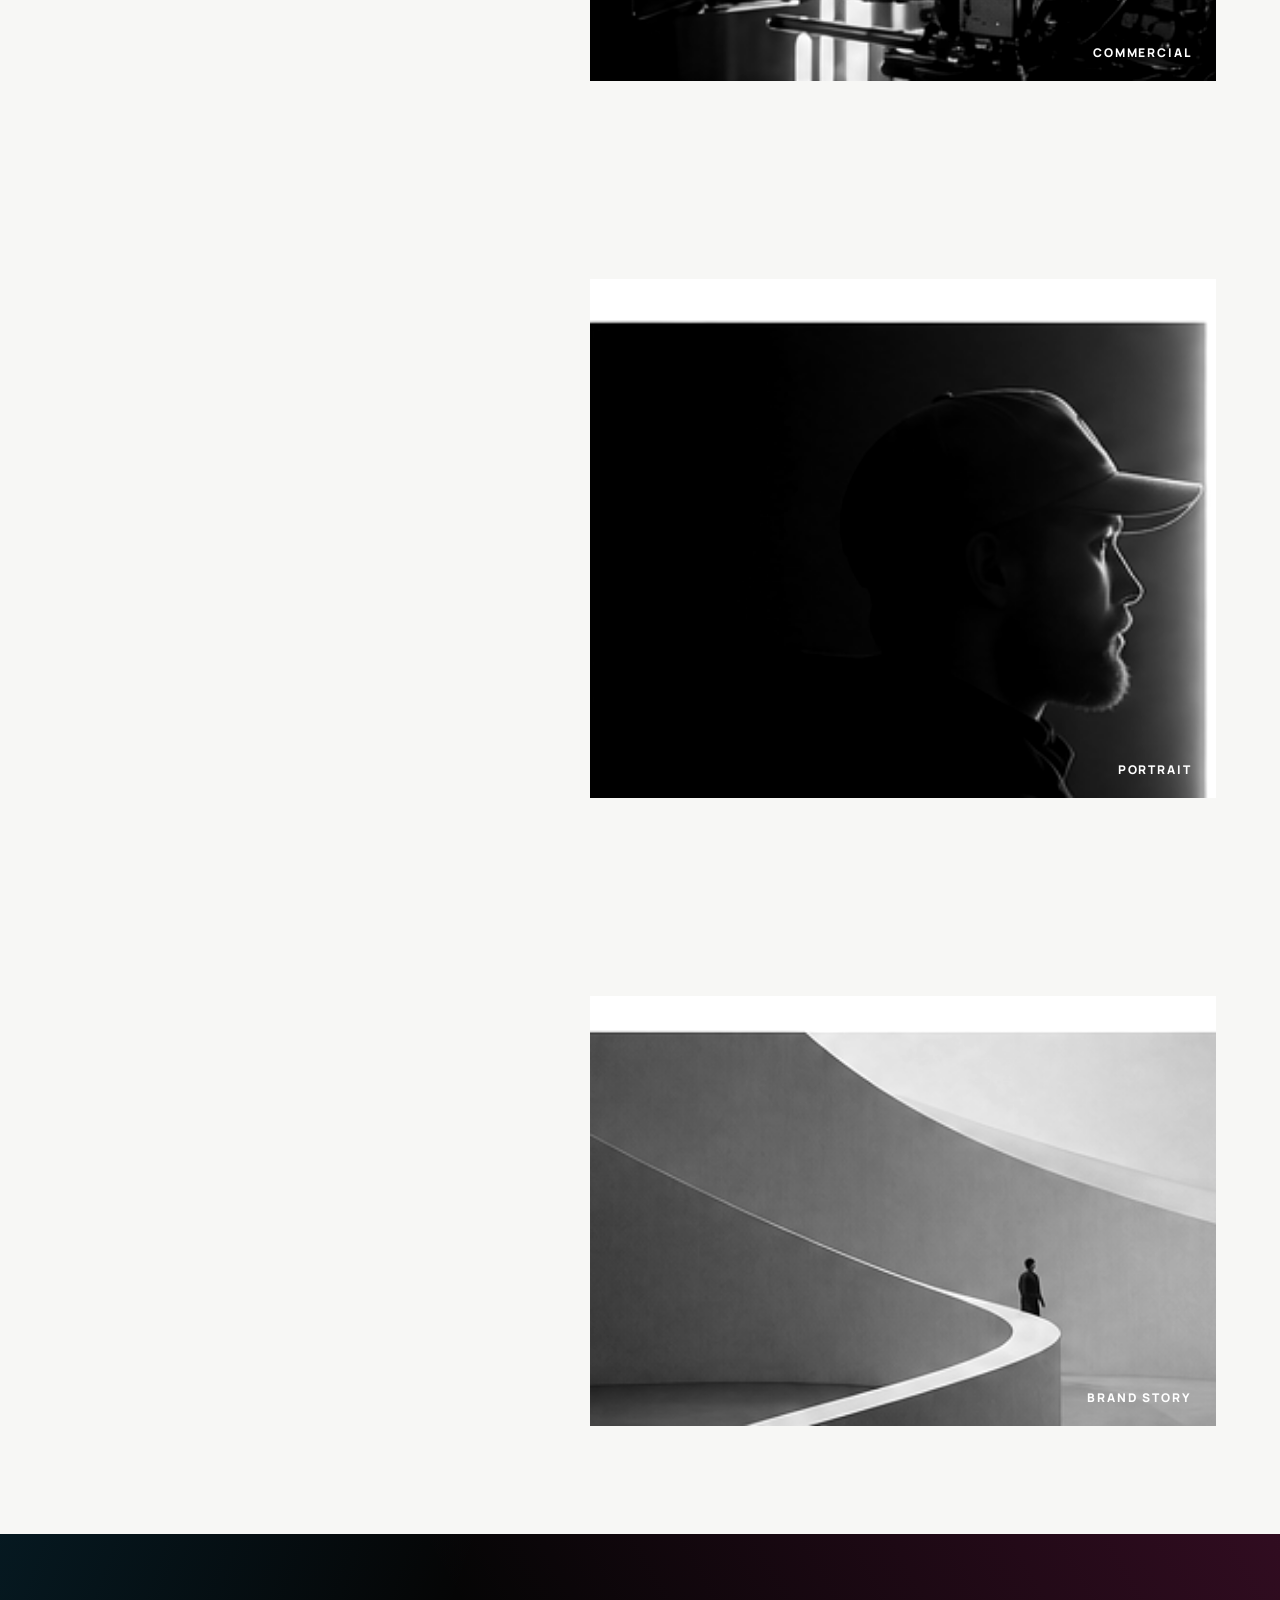
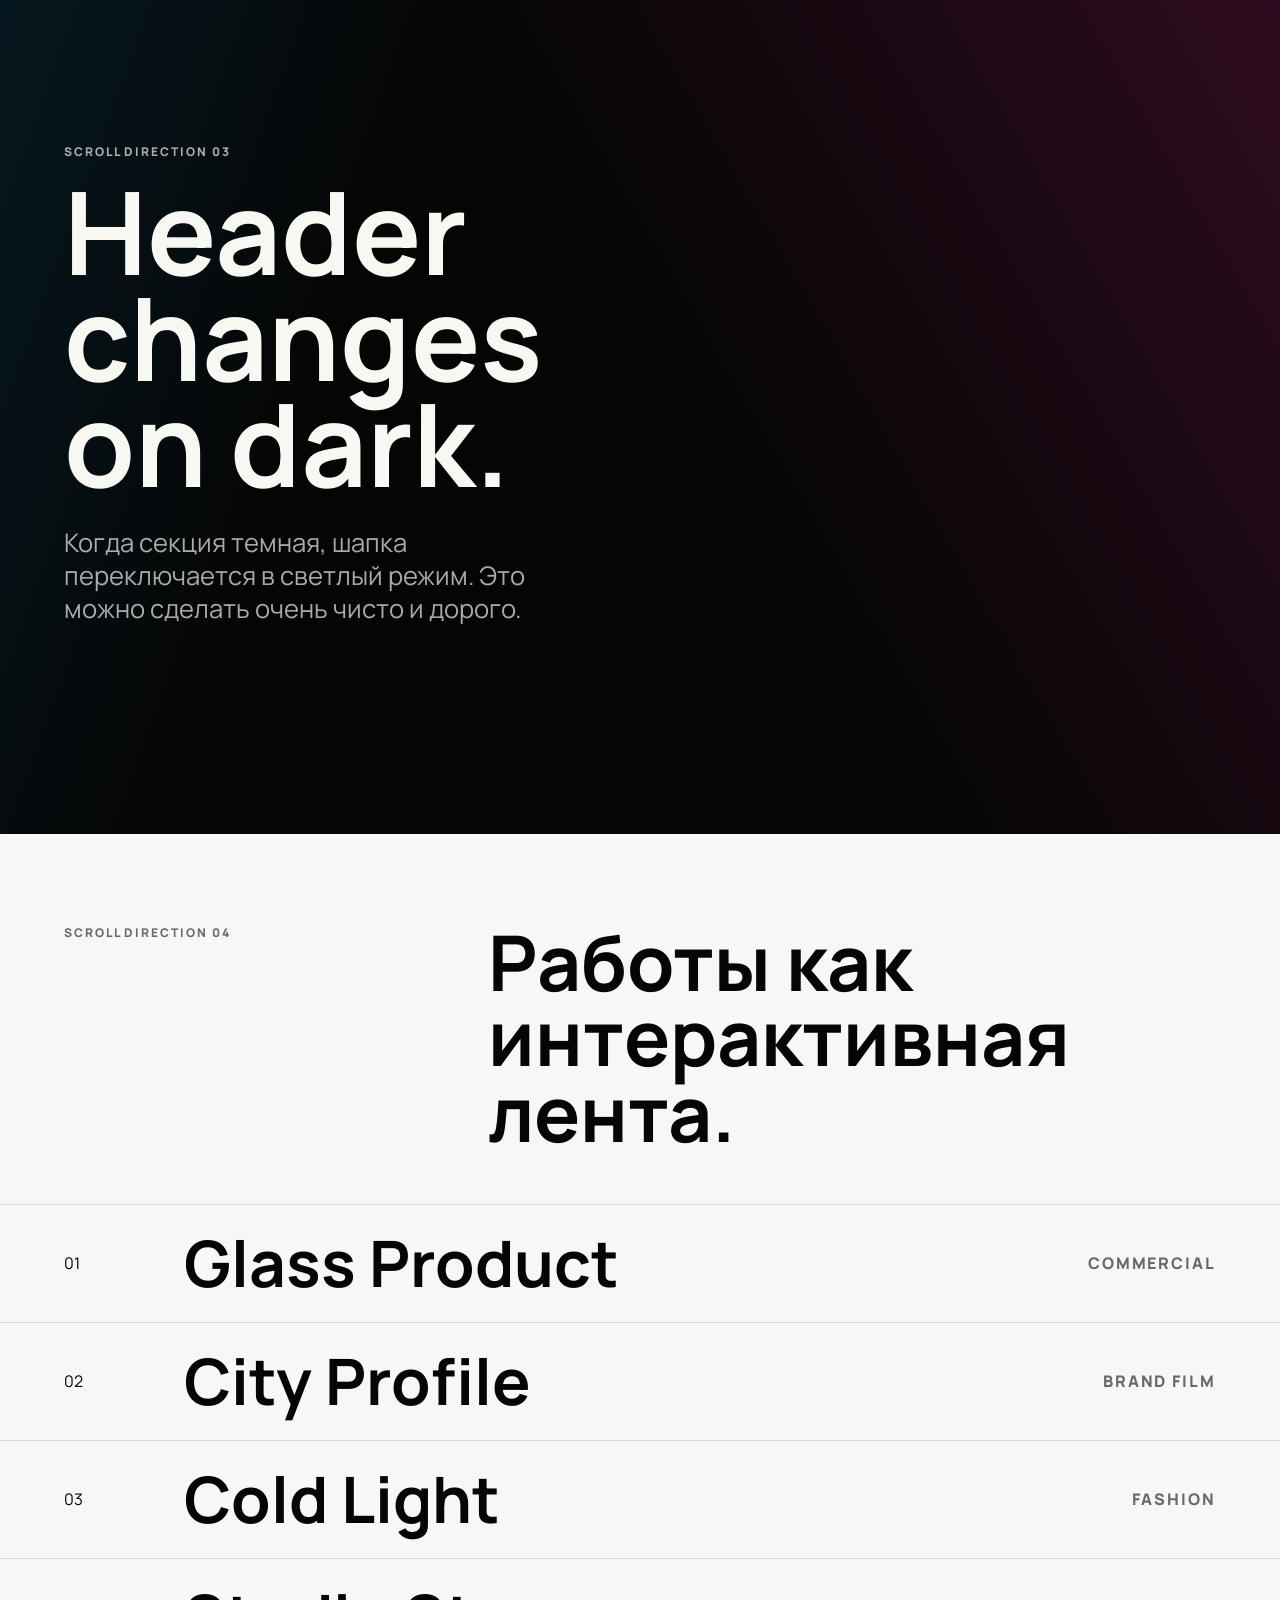
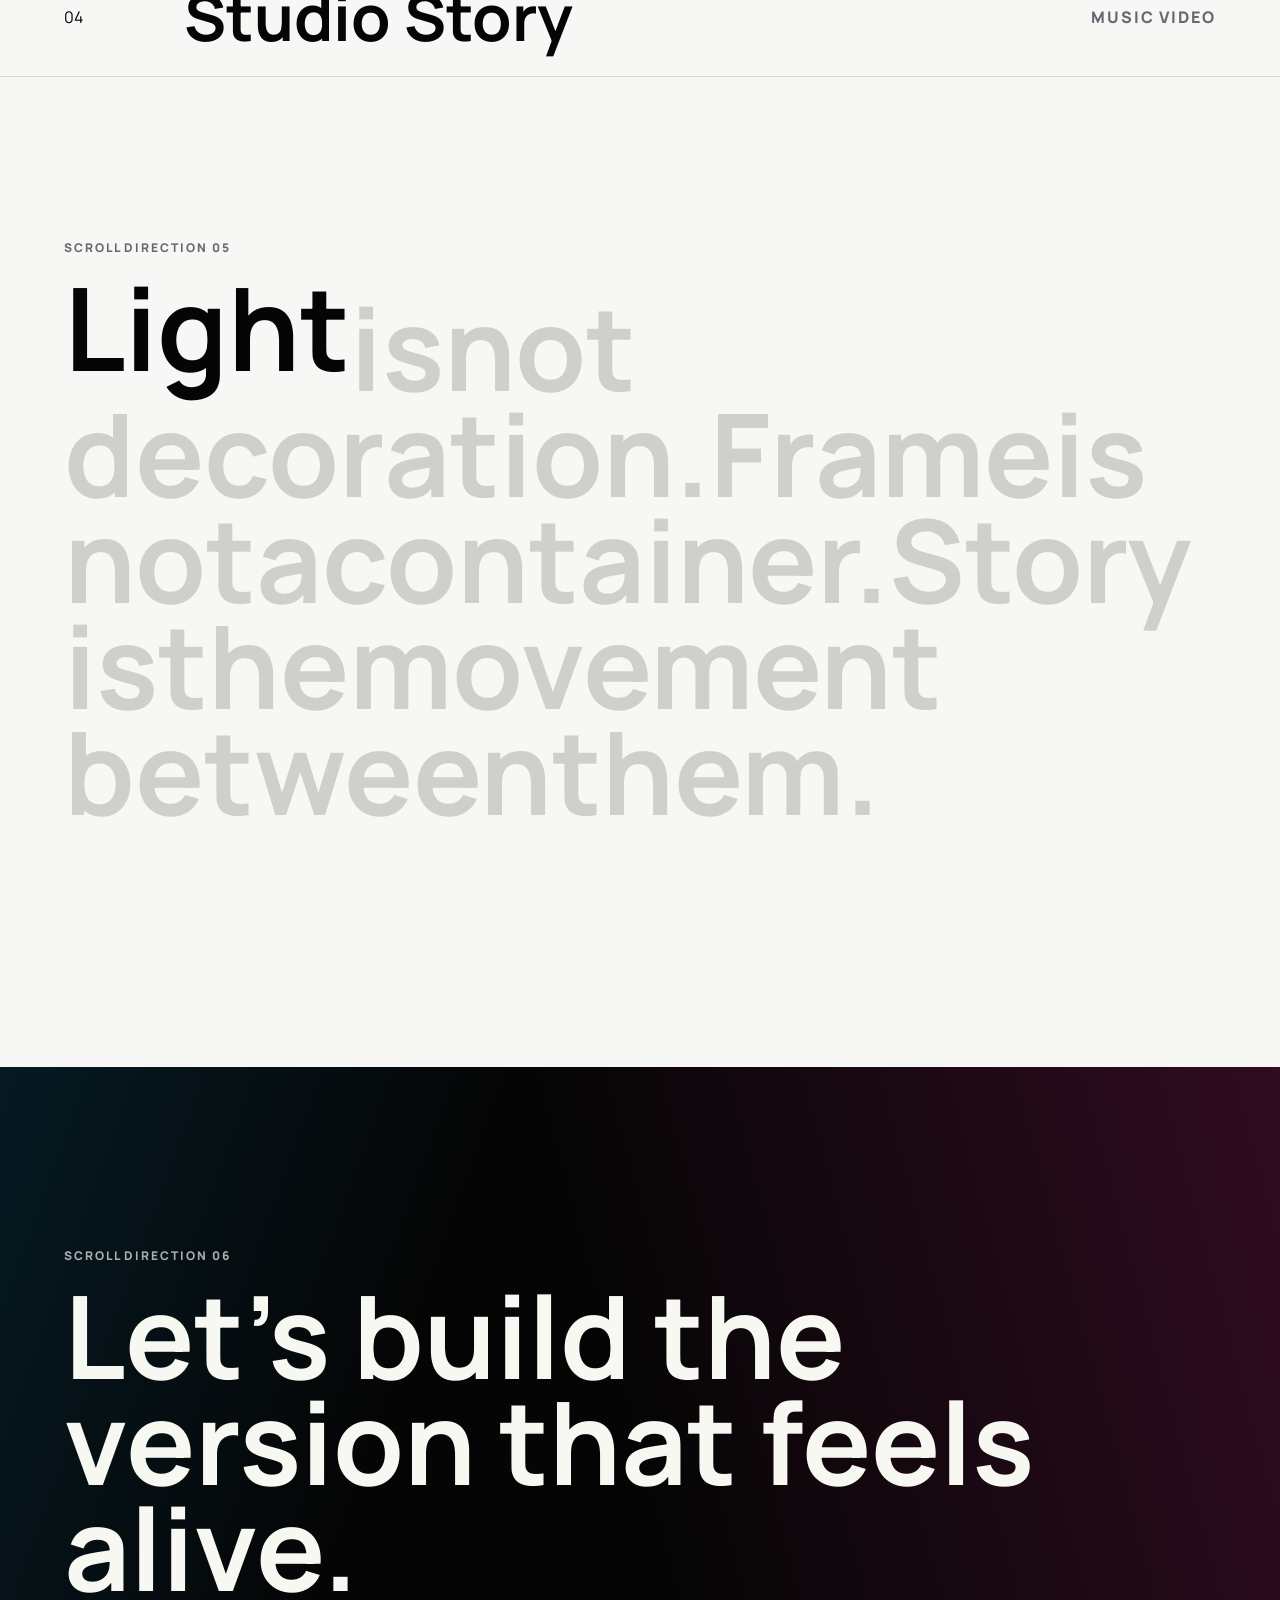
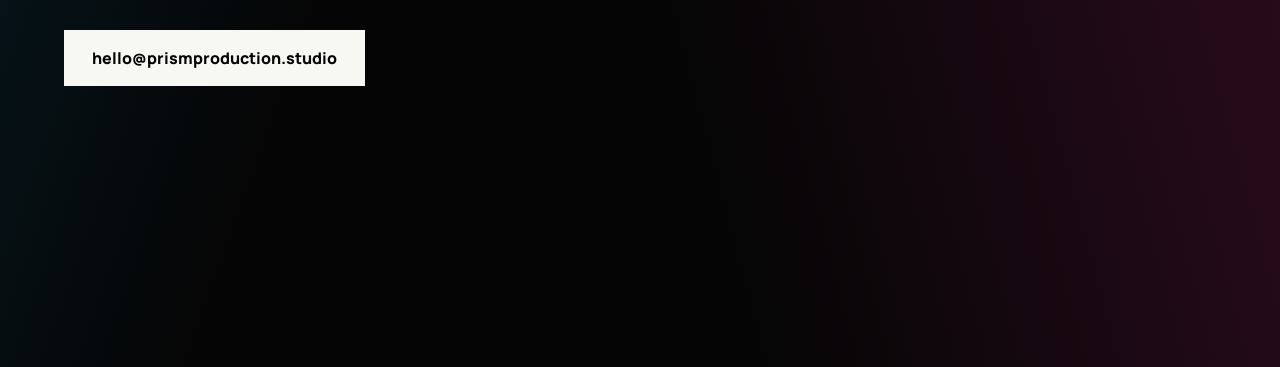
<file: scroll-animation-concepts.html>
<!doctype html>
<html lang="ru">
  <head>
    <meta charset="utf-8" />
    <meta name="viewport" content="width=device-width, initial-scale=1" />
    <title>PRISM scroll animation concepts</title>
    <link rel="preconnect" href="https://fonts.googleapis.com" />
    <link rel="preconnect" href="https://fonts.gstatic.com" crossorigin />
    <link href="https://fonts.googleapis.com/css2?family=Manrope:wght@400;500;600;700;800&display=swap" rel="stylesheet" />
    <link rel="stylesheet" href="scroll-animation-concepts.css" />
  </head>
  <body>
    <header class="scroll-header" data-header>
      <a href="#top"><img src="assets/logo-transparent.png" alt="PRISM Production" /></a>
      <nav>
        <a href="#drop">Drop</a>
        <a href="#invert">Invert</a>
        <a href="#frames">Frames</a>
        <a href="#contact">Contact</a>
      </nav>
      <div class="progress" data-progress></div>
    </header>

    <main id="top">
      <section class="hero-drop" id="drop">
        <div class="hero-copy">
          <div class="eyebrow">Scroll direction 01</div>
          <h1>
            <span>Header</span>
            <span>drops</span>
            <span>with scroll.</span>
          </h1>
          <p>Шапка сначала большая и воздушная, потом мягко опускается, становится компактной и получает линию прогресса.</p>
        </div>
        <div class="hero-side" aria-hidden="true">
          <div class="side-frame side-frame-a"><img src="assets/work-camera.png" alt="" /></div>
          <div class="side-frame side-frame-b"><img src="assets/work-architecture.png" alt="" /></div>
          <div class="side-index">
            <span>01</span>
            <span>02</span>
            <span>03</span>
          </div>
        </div>
        <div class="scroll-hint">Scroll</div>
      </section>

      <section class="panel panel-light">
        <div class="sticky-copy">
          <p>Scroll direction 02</p>
          <h2>Кадры появляются как монтажные планы.</h2>
        </div>
        <div class="frame-stack">
          <article class="frame-card"><img src="assets/work-camera.png" alt="" /><span>Commercial</span></article>
          <article class="frame-card"><img src="assets/work-portrait.png" alt="" /><span>Portrait</span></article>
          <article class="frame-card"><img src="assets/work-architecture.png" alt="" /><span>Brand Story</span></article>
        </div>
      </section>

      <section class="panel panel-dark" id="invert" data-theme="dark">
        <div class="split-reveal">
          <p>Scroll direction 03</p>
          <h2>
            <span>Header</span>
            <span>changes</span>
            <span>on dark.</span>
          </h2>
          <em>Когда секция темная, шапка переключается в светлый режим. Это можно сделать очень чисто и дорого.</em>
        </div>
      </section>

      <section class="work-flow" id="frames">
        <div class="flow-title">
          <p>Scroll direction 04</p>
          <h2>Работы как интерактивная лента.</h2>
        </div>
        <div class="flow-list">
          <a href="#"><span>01</span><strong>Glass Product</strong><em>Commercial</em></a>
          <a href="#"><span>02</span><strong>City Profile</strong><em>Brand Film</em></a>
          <a href="#"><span>03</span><strong>Cold Light</strong><em>Fashion</em></a>
          <a href="#"><span>04</span><strong>Studio Story</strong><em>Music Video</em></a>
        </div>
      </section>

      <section class="text-cascade">
        <p>Scroll direction 05</p>
        <h2 data-cascade>
          Light is not decoration. Frame is not a container. Story is the movement between them.
        </h2>
      </section>

      <section class="contact-panel" id="contact" data-theme="dark">
        <p>Scroll direction 06</p>
        <h2>Let’s build the version that feels alive.</h2>
        <a href="mailto:hello@prismproduction.studio">hello@prismproduction.studio</a>
      </section>
    </main>

    <script src="scroll-animation-concepts.js"></script>
  </body>
</html>
</file>
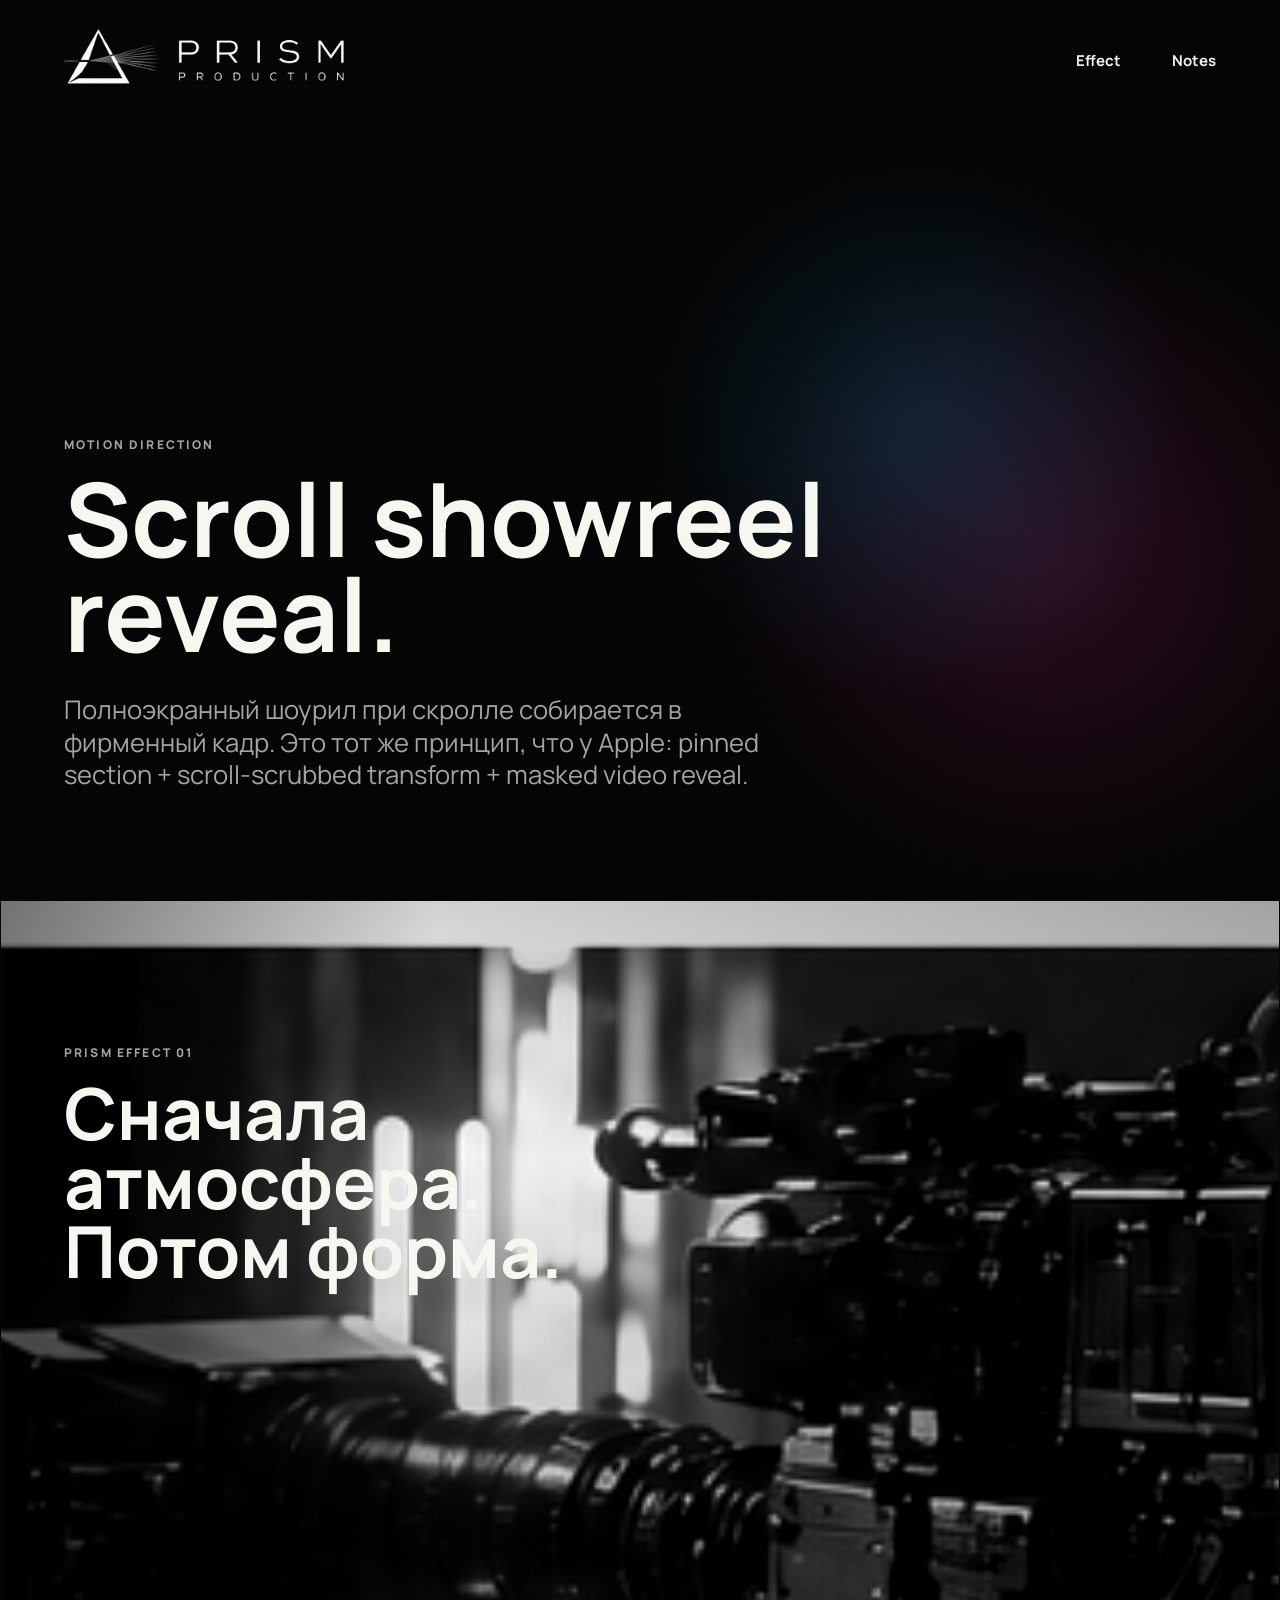
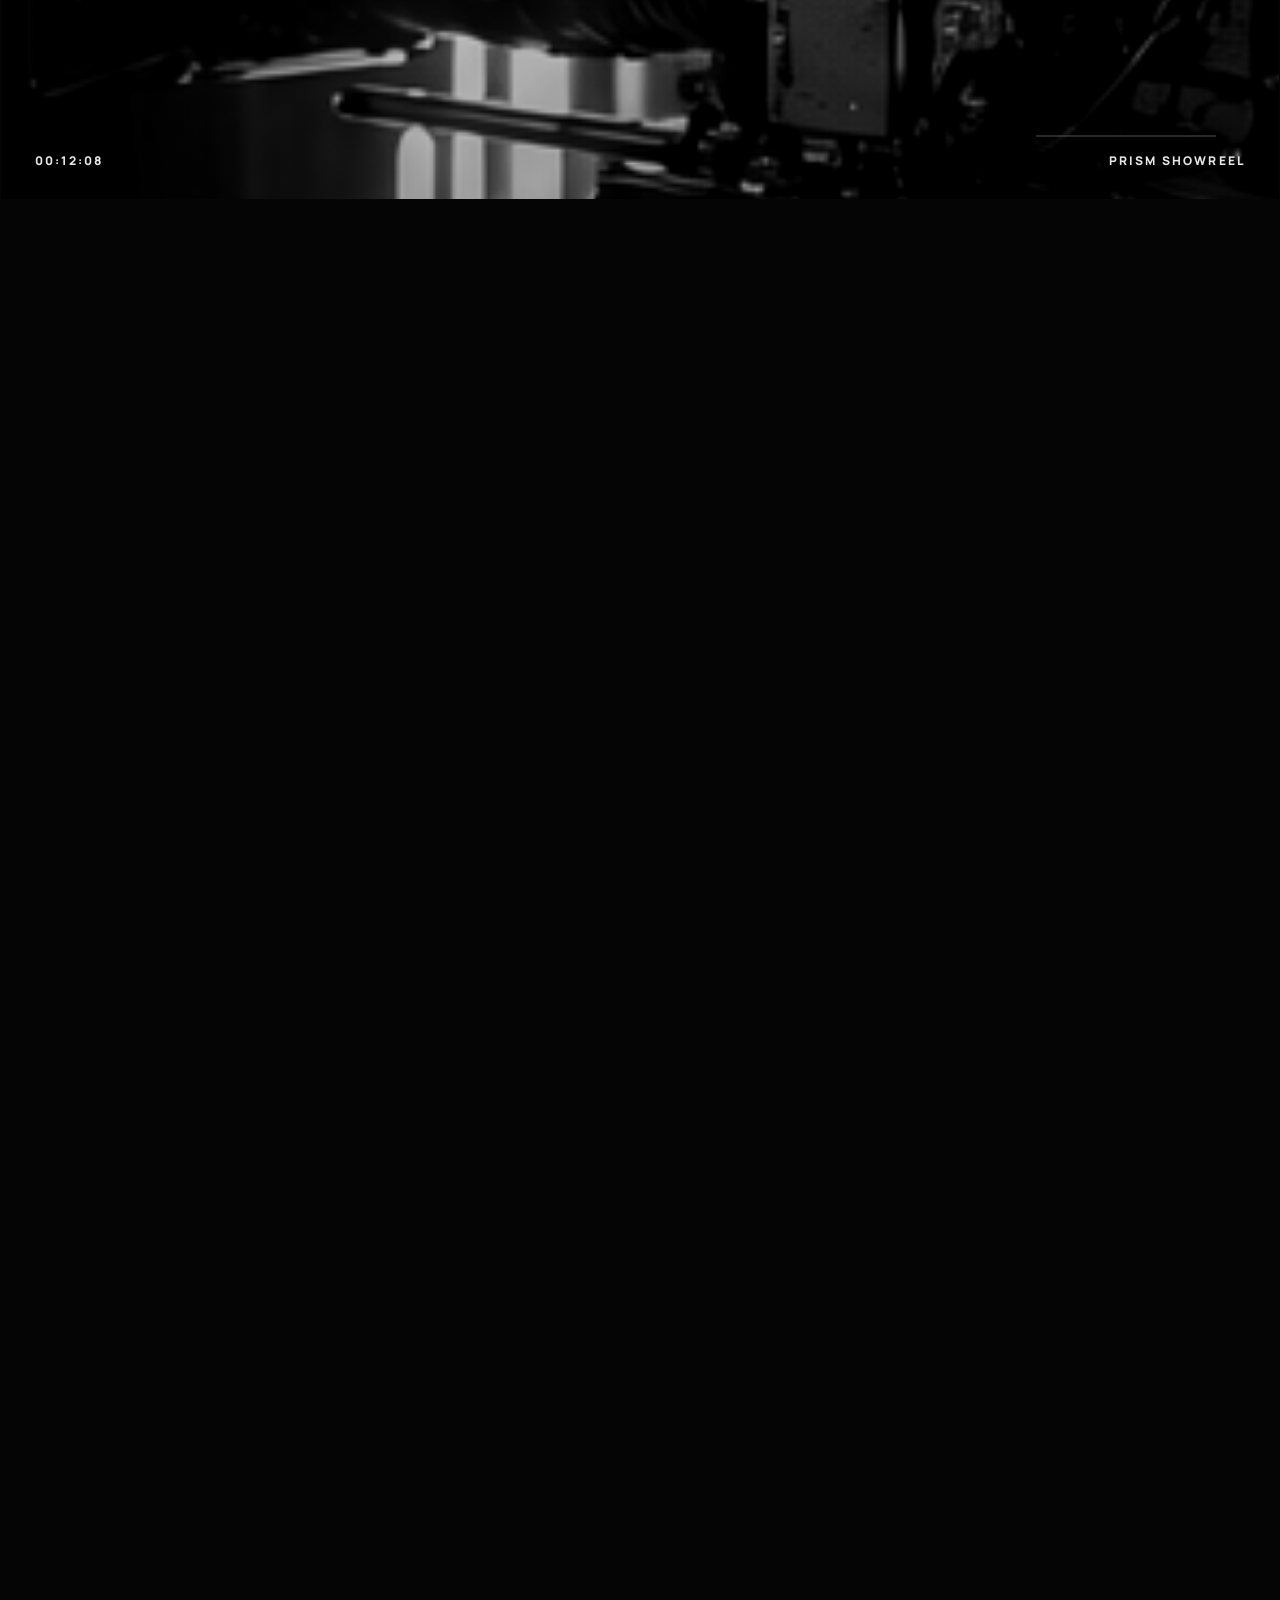
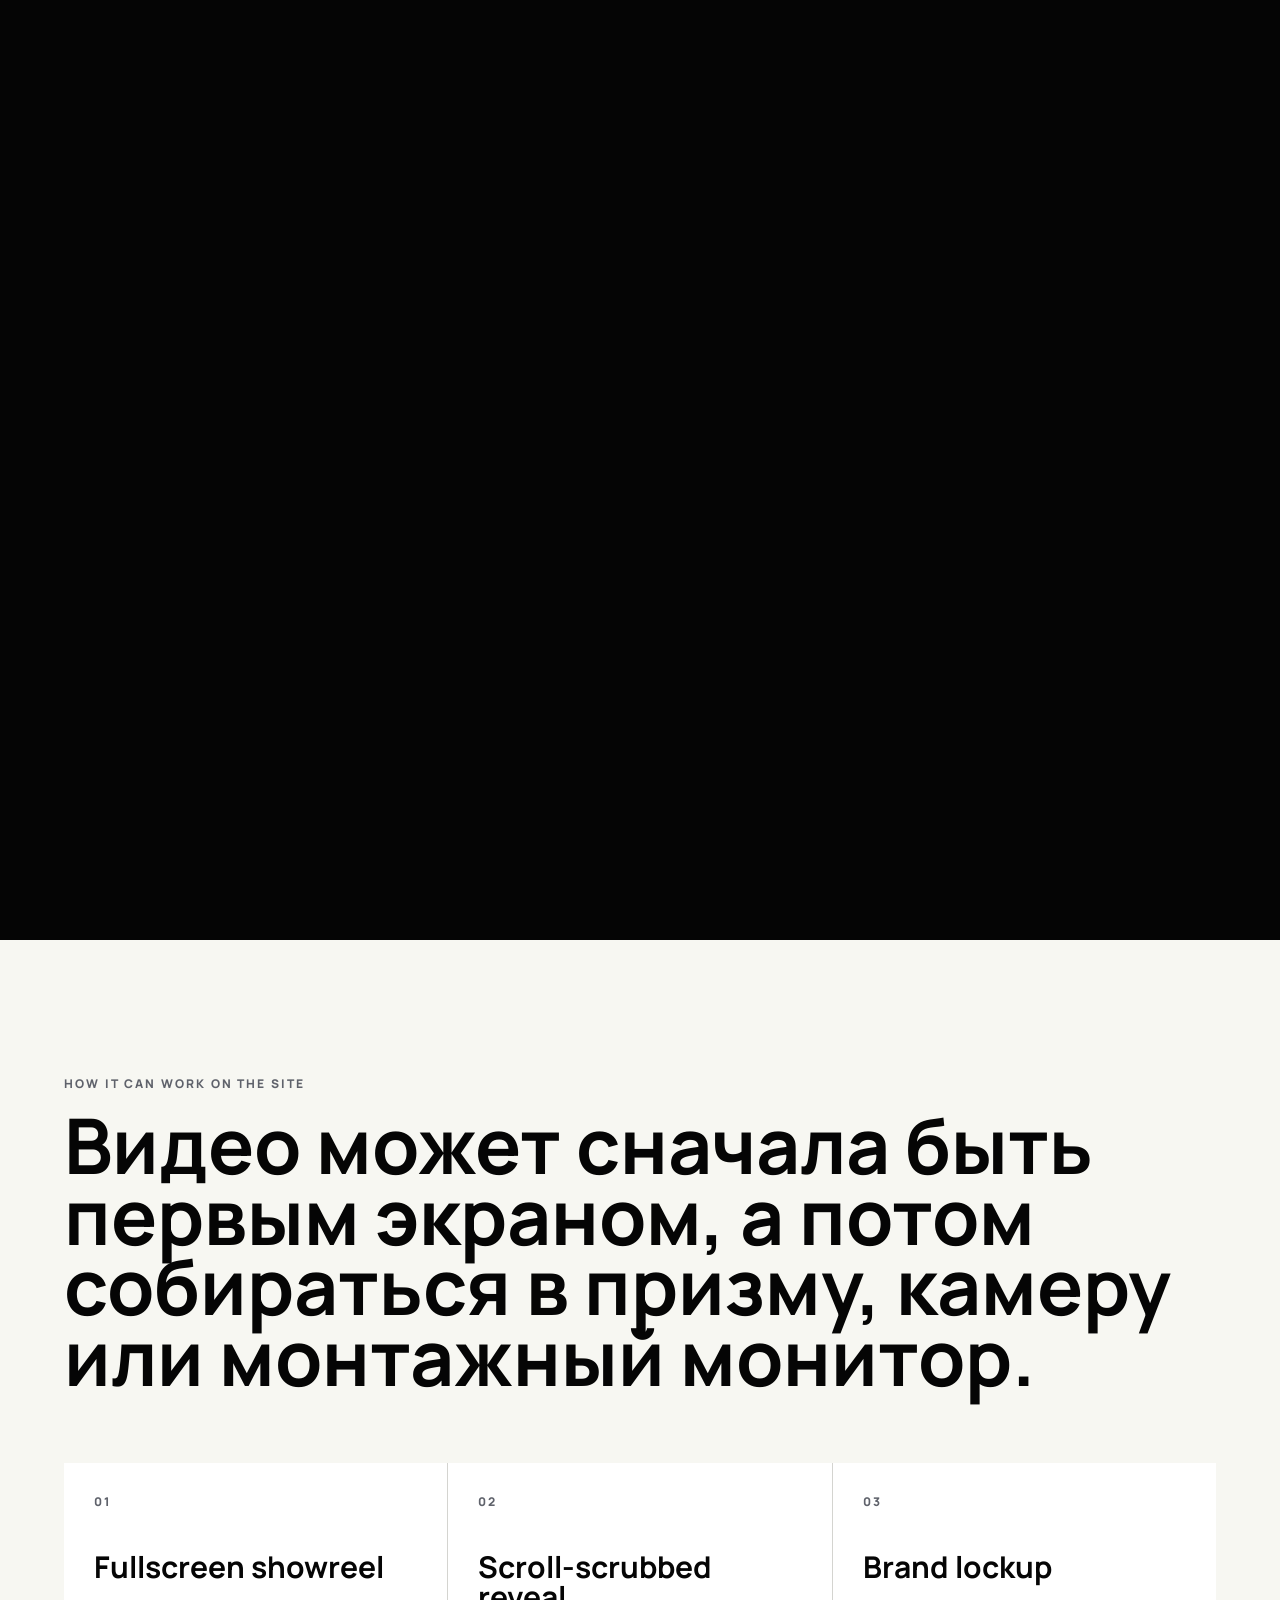
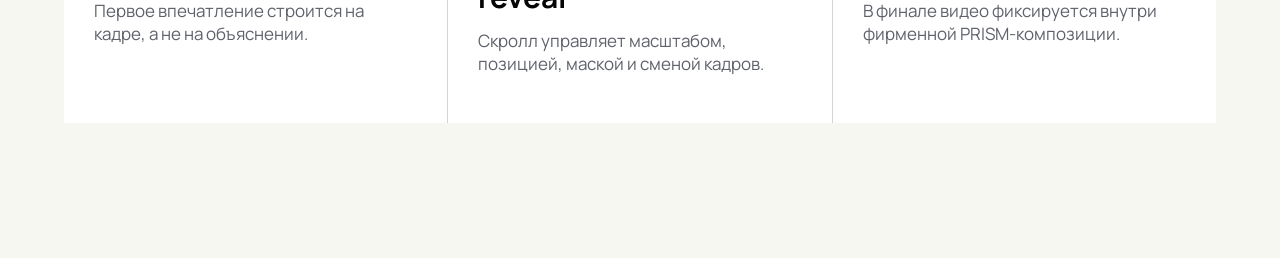
<file: scroll-showreel-reveal.html>
<!doctype html>
<html lang="ru">
  <head>
    <meta charset="utf-8" />
    <meta name="viewport" content="width=device-width, initial-scale=1" />
    <title>PRISM scroll showreel reveal</title>
    <link rel="icon" href="data:," />
    <link rel="preconnect" href="https://fonts.googleapis.com" />
    <link rel="preconnect" href="https://fonts.gstatic.com" crossorigin />
    <link href="https://fonts.googleapis.com/css2?family=Manrope:wght@400;600;700;800&display=swap" rel="stylesheet" />
    <link rel="stylesheet" href="scroll-showreel-reveal.css" />
  </head>
  <body>
    <header class="concept-header">
      <a href="index.html" aria-label="PRISM Production">
        <img src="assets/logo-transparent.png" alt="PRISM Production" />
      </a>
      <nav>
        <a href="#effect">Effect</a>
        <a href="#notes">Notes</a>
      </nav>
    </header>

    <main>
      <section class="intro">
        <p>Motion direction</p>
        <h1>Scroll showreel reveal.</h1>
        <span>Полноэкранный шоурил при скролле собирается в фирменный кадр. Это тот же принцип, что у Apple: pinned section + scroll-scrubbed transform + masked video reveal.</span>
      </section>

      <section class="effect-stage" id="effect" data-reveal-stage>
        <div class="reveal-sticky">
          <div class="reveal-copy">
            <p>PRISM effect 01</p>
            <h2>Сначала атмосфера. Потом форма.</h2>
          </div>

          <div class="showreel-window" data-showreel-window>
            <img class="reel-shot is-active" src="assets/work-camera.png" alt="" />
            <img class="reel-shot" src="assets/work-portrait.png" alt="" />
            <img class="reel-shot" src="assets/work-architecture.png" alt="" />
            <img class="reel-shot" src="assets/work-product.png" alt="" />
            <div class="reel-overlay">
              <span>00:12:08</span>
              <span>PRISM SHOWREEL</span>
            </div>
          </div>

          <div class="edit-suite" aria-hidden="true">
            <div class="monitor-frame">
              <div class="monitor-topbar">
                <span>PRISM EDIT 01</span>
                <span>REC 709</span>
                <span>24 FPS</span>
              </div>
            </div>
            <div class="monitor-stand"></div>
            <div class="timeline-panel">
              <div class="timeline-ruler">
                <span>00:00</span>
                <span>00:12</span>
                <span>00:24</span>
                <span>00:36</span>
              </div>
              <div class="timeline-tracks">
                <span class="track track-a"></span>
                <span class="track track-b"></span>
                <span class="track track-c"></span>
                <span class="track track-d"></span>
              </div>
              <div class="playhead"></div>
            </div>
            <div class="clip-strip">
              <img src="assets/work-camera.png" alt="" />
              <img src="assets/work-portrait.png" alt="" />
              <img src="assets/work-architecture.png" alt="" />
            </div>
          </div>

          <div class="scroll-meter" aria-hidden="true">
            <span data-meter></span>
          </div>
        </div>
      </section>

      <section class="notes" id="notes">
        <p>How it can work on the site</p>
        <h2>Видео может сначала быть первым экраном, а потом собираться в призму, камеру или монтажный монитор.</h2>
        <div>
          <article>
            <span>01</span>
            <strong>Fullscreen showreel</strong>
            <em>Первое впечатление строится на кадре, а не на объяснении.</em>
          </article>
          <article>
            <span>02</span>
            <strong>Scroll-scrubbed reveal</strong>
            <em>Скролл управляет масштабом, позицией, маской и сменой кадров.</em>
          </article>
          <article>
            <span>03</span>
            <strong>Brand lockup</strong>
            <em>В финале видео фиксируется внутри фирменной PRISM-композиции.</em>
          </article>
        </div>
      </section>
    </main>

    <script src="scroll-showreel-reveal.js"></script>
  </body>
</html>
</file>
<file: styles.css>
:root {
  --bg: #fbfbfb;
  --paper: #ffffff;
  --ink: #030303;
  --muted: #5f626b;
  --line: rgba(0, 0, 0, 0.12);
  --soft: rgba(0, 0, 0, 0.055);
  --cyan: #0aa7e8;
  --pink: #f72d9d;
  --violet: #7c4dff;
  --radius: 8px;
  --showreel-progress: 0;
  --showreel-screen-width: 100vw;
  --showreel-screen-height: 100vh;
  --showreel-screen-x: 50vw;
  --showreel-screen-y: 50vh;
  --showreel-radius: 0px;
}

* {
  box-sizing: border-box;
}

html {
  scroll-behavior: smooth;
}

body {
  margin: 0;
  background:
    linear-gradient(115deg, #fbfbfb 0%, #fbfbfb 58%, #eef9ff 72%, #fff0fa 100%);
  color: var(--ink);
  font-family: "Manrope", Arial, sans-serif;
  line-height: 1.5;
}

img {
  display: block;
  max-width: 100%;
}

a {
  color: inherit;
  text-decoration: none;
}

.site-intro {
  position: fixed;
  inset: 0;
  z-index: 100;
  display: grid;
  place-items: center;
  background:
    radial-gradient(circle at 50% 46%, rgba(124, 77, 255, 0.14), transparent 21%),
    #000;
  cursor: pointer;
  animation: intro-exit 680ms cubic-bezier(0.7, 0, 0.84, 0) 2850ms forwards;
}

.site-intro.is-done {
  animation: intro-exit 320ms ease forwards;
}

.intro-logo {
  position: relative;
  width: clamp(250px, 33vw, 392px);
  transform: translateY(-3vh);
}

.intro-logo-image {
  position: relative;
  z-index: 2;
  width: 100%;
  max-width: none;
  opacity: 0;
  filter: invert(1) grayscale(1) brightness(2.1);
  clip-path: inset(0 76% 0 0);
  transform: translateX(10px) scale(0.96);
  animation:
    intro-logo-mark 620ms cubic-bezier(0.16, 1, 0.3, 1) 160ms forwards,
    intro-logo-reveal 860ms cubic-bezier(0.16, 1, 0.3, 1) 1120ms forwards;
}

.intro-beams {
  position: absolute;
  top: 43%;
  left: 22%;
  z-index: 3;
  width: 40%;
  height: 46%;
  pointer-events: none;
  transform: translateY(-50%);
}

.intro-beams span {
  position: absolute;
  top: 50%;
  left: 0;
  width: 100%;
  height: 2px;
  background: linear-gradient(90deg, rgba(255, 255, 255, 0.92), var(--beam), transparent);
  border-radius: 999px;
  box-shadow: 0 0 18px color-mix(in srgb, var(--beam) 48%, transparent);
  opacity: 0;
  transform: rotate(var(--angle)) scaleX(0);
  transform-origin: left;
  animation: intro-beam 940ms cubic-bezier(0.16, 1, 0.3, 1) var(--delay) forwards;
}

@keyframes intro-logo-mark {
  to {
    opacity: 1;
    transform: translateX(0) scale(1);
  }
}

@keyframes intro-logo-reveal {
  from {
    clip-path: inset(0 76% 0 0);
  }

  to {
    clip-path: inset(0 0 0 0);
  }
}

@keyframes intro-beam {
  0% {
    opacity: 0;
    transform: rotate(var(--angle)) scaleX(0);
  }

  18% {
    opacity: 1;
  }

  100% {
    opacity: 0.82;
    transform: rotate(var(--angle)) scaleX(1);
  }
}

@keyframes intro-exit {
  to {
    opacity: 0;
    visibility: hidden;
    pointer-events: none;
    transform: scale(1.025);
  }
}

.site-header {
  position: fixed;
  top: 0;
  left: 0;
  z-index: 20;
  display: grid;
  grid-template-columns: auto 1fr auto;
  align-items: center;
  gap: 34px;
  width: 100%;
  padding: 34px 5vw;
  background: rgba(251, 251, 251, 0.82);
  border-bottom: 1px solid transparent;
  backdrop-filter: blur(18px);
  transition:
    padding 260ms cubic-bezier(0.2, 0.8, 0.2, 1),
    transform 260ms cubic-bezier(0.2, 0.8, 0.2, 1),
    border-color 180ms ease,
    background 180ms ease,
    color 180ms ease;
}

.site-header.is-scrolled {
  background: rgba(251, 251, 251, 0.94);
  border-color: var(--line);
  padding-top: 18px;
  padding-bottom: 18px;
}

.site-header.is-dark {
  color: var(--paper);
  background: rgba(6, 6, 6, 0.78);
  border-color: rgba(255, 255, 255, 0.16);
}

.site-header.is-dark .brand img {
  filter: invert(1) grayscale(1) brightness(1.45);
}

.header-progress {
  position: absolute;
  right: 0;
  bottom: -1px;
  left: 0;
  height: 2px;
  background: linear-gradient(90deg, var(--cyan), var(--violet), var(--pink));
  transform: scaleX(0);
  transform-origin: left;
}

.brand img {
  width: clamp(190px, 24vw, 350px);
  transition: width 260ms cubic-bezier(0.2, 0.8, 0.2, 1), filter 180ms ease;
}

.site-header.is-scrolled .brand img {
  width: clamp(172px, 18vw, 260px);
}

.nav {
  display: flex;
  justify-content: flex-end;
  gap: clamp(22px, 4vw, 72px);
  font-size: 16px;
  font-weight: 500;
}

.nav a,
.header-action,
.button-link {
  position: relative;
}

.nav a::after,
.header-action::after,
.button-link::after {
  position: absolute;
  right: 0;
  bottom: -6px;
  left: 0;
  height: 1px;
  background: currentColor;
  content: "";
  transform: scaleX(0);
  transform-origin: left;
  transition: transform 180ms ease;
}

.nav a:hover::after,
.header-action:hover::after,
.button-link:hover::after {
  transform: scaleX(1);
}

.header-action {
  display: none;
  font-weight: 700;
}

.hero {
  position: relative;
  display: grid;
  grid-template-columns: minmax(0, 1fr);
  align-items: center;
  min-height: clamp(760px, 100vh, 900px);
  padding: clamp(170px, 22vh, 230px) 0 7vh 5vw;
  overflow: hidden;
}

.hero-copy {
  position: relative;
  z-index: 2;
  max-width: 840px;
  padding-bottom: 4vh;
}

.eyebrow {
  margin: 0 0 18px;
  color: var(--muted);
  font-size: 12px;
  font-weight: 800;
  letter-spacing: 0.16em;
  text-transform: uppercase;
}

h1,
h2,
h3,
p {
  margin-top: 0;
}

h1 {
  margin-bottom: 26px;
  font-size: clamp(58px, 5.8vw, 92px);
  font-weight: 700;
  letter-spacing: 0;
  line-height: 0.98;
  white-space: nowrap;
}

.hero h1 span {
  display: inline-block;
  animation: title-reveal 760ms cubic-bezier(0.16, 1, 0.3, 1) both;
  animation-delay: var(--delay);
}

.hero-copy .eyebrow,
.lead,
.hero-actions {
  animation: copy-rise 760ms cubic-bezier(0.16, 1, 0.3, 1) both;
}

.hero-copy .eyebrow {
  animation-delay: 80ms;
}

.lead {
  animation-delay: 260ms;
}

.hero-actions {
  animation-delay: 360ms;
}

.lead {
  max-width: 560px;
  margin-bottom: 38px;
  color: var(--muted);
  font-size: clamp(22px, 2vw, 34px);
  line-height: 1.28;
}

.hero-actions {
  display: flex;
  align-items: center;
  flex-wrap: wrap;
  gap: 24px 42px;
}

.button {
  display: inline-flex;
  min-height: 56px;
  align-items: center;
  justify-content: center;
  border-radius: 0;
  font-size: 16px;
  font-weight: 700;
}

.button-primary {
  min-width: 218px;
  padding: 0 28px;
  background: linear-gradient(90deg, #050505, #1b1b22);
  color: var(--paper);
  box-shadow: 0 18px 40px rgba(0, 0, 0, 0.16);
  transition: transform 180ms ease, box-shadow 180ms ease;
}

.button-primary:hover {
  transform: translateY(-2px);
  box-shadow: 0 24px 52px rgba(0, 0, 0, 0.22);
}

.button-link {
  min-width: auto;
  min-height: auto;
  color: var(--ink);
}

.hero-visual {
  position: absolute;
  right: 0;
  bottom: 10vh;
  min-width: 0;
  padding-right: 0;
  animation: prism-arrive 980ms cubic-bezier(0.16, 1, 0.3, 1) 140ms both;
}

.hero-visual::before {
  position: absolute;
  top: 50%;
  right: -8vw;
  width: min(900px, 64vw);
  height: 360px;
  background:
    linear-gradient(86deg, transparent 6%, rgba(255, 255, 255, 0.7) 28%, rgba(10, 167, 232, 0.62) 50%, rgba(124, 77, 255, 0.5) 68%, rgba(247, 45, 157, 0.55) 84%, transparent),
    linear-gradient(180deg, transparent, rgba(255, 255, 255, 0.64));
  content: "";
  filter: blur(30px);
  opacity: 0.55;
  transform: translateY(-50%);
}

.hero-visual img {
  position: relative;
  width: min(720px, 52vw);
  margin-left: auto;
  mix-blend-mode: multiply;
  filter: saturate(1.28) contrast(1.03);
  -webkit-mask-image: linear-gradient(90deg, transparent 0, #000 18%, #000 100%);
  mask-image: linear-gradient(90deg, transparent 0, #000 18%, #000 100%);
}

.ray-glints {
  position: absolute;
  inset: 0;
  z-index: 3;
  overflow: hidden;
  pointer-events: none;
}

.ray-glints span {
  position: absolute;
  top: var(--top);
  left: 55%;
  width: 180px;
  height: 2px;
  background: linear-gradient(90deg, transparent, rgba(255, 255, 255, 0.95), transparent);
  border-radius: 999px;
  box-shadow:
    0 0 10px rgba(255, 255, 255, 0.7),
    0 0 22px rgba(10, 167, 232, 0.34);
  opacity: 0;
  transform: translateX(-40px) rotate(-7deg) scaleX(0.5);
  animation: ray-glint 3600ms cubic-bezier(0.16, 1, 0.3, 1) infinite;
  animation-delay: var(--delay);
}

.section,
.about-band,
.contact-section {
  scroll-margin-top: 96px;
}

.work-card,
.frame-card,
.work-flow-list a,
.services-grid article,
.about-band > *,
.process-step,
.contact-copy,
.contact-form {
  opacity: 0;
  transform: translateY(34px);
  transition:
    opacity 700ms cubic-bezier(0.16, 1, 0.3, 1),
    transform 700ms cubic-bezier(0.16, 1, 0.3, 1);
  transition-delay: var(--reveal-delay, 0ms);
}

.work-card.is-visible,
.frame-card.is-visible,
.work-flow-list a.is-visible,
.services-grid article.is-visible,
.about-band > *.is-visible,
.process-step.is-visible,
.contact-copy.is-visible,
.contact-form.is-visible {
  opacity: 1;
  transform: translateY(0);
}

@keyframes title-reveal {
  from {
    opacity: 0;
    transform: translateY(0.55em);
  }

  to {
    opacity: 1;
    transform: translateY(0);
  }
}

@keyframes copy-rise {
  from {
    opacity: 0;
    transform: translateY(18px);
  }

  to {
    opacity: 1;
    transform: translateY(0);
  }
}

@keyframes prism-arrive {
  from {
    opacity: 0;
    clip-path: inset(0 0 0 36%);
    transform: translateX(7vw);
  }

  to {
    opacity: 1;
    clip-path: inset(0 0 0 0);
    transform: translateX(0);
  }
}

@keyframes ray-glint {
  0%,
  52%,
  100% {
    opacity: 0;
    transform: translateX(-42px) rotate(-7deg) scaleX(0.46);
  }

  12% {
    opacity: 0.7;
  }

  24% {
    opacity: 0;
    transform: translateX(220px) rotate(-7deg) scaleX(1);
  }
}

.strip {
  display: grid;
  grid-template-columns: repeat(5, minmax(130px, 1fr));
  gap: 1px;
  background: var(--line);
  border-top: 1px solid var(--line);
  border-bottom: 1px solid var(--line);
}

.strip span {
  display: flex;
  min-height: 76px;
  align-items: center;
  justify-content: center;
  background: var(--paper);
  color: var(--muted);
  font-size: 13px;
  font-weight: 800;
  letter-spacing: 0.12em;
  text-align: center;
  text-transform: uppercase;
}

.showreel-section {
  position: relative;
  height: 360vh;
  background:
    radial-gradient(circle at 72% 44%, rgba(10, 167, 232, 0.18), transparent 27%),
    radial-gradient(circle at 84% 62%, rgba(247, 45, 157, 0.15), transparent 29%),
    #050505;
  color: var(--paper);
}

.showreel-sticky {
  position: sticky;
  top: 0;
  min-height: 100vh;
  overflow: hidden;
  isolation: isolate;
}

.showreel-copy {
  position: absolute;
  top: 16vh;
  left: 5vw;
  z-index: 6;
  max-width: 660px;
  opacity: calc(1 - min(var(--showreel-progress) * 2.2, 1));
  pointer-events: none;
  transform: translateY(calc(var(--showreel-progress) * -44px));
}

.showreel-copy .eyebrow {
  color: rgba(255, 255, 255, 0.66);
}

.showreel-copy h2 {
  margin: 0;
  font-size: clamp(42px, 5.8vw, 94px);
  line-height: 0.96;
}

.showreel-side-title {
  position: absolute;
  top: 38vh;
  left: 5vw;
  z-index: 5;
  display: grid;
  max-width: min(560px, 38vw);
  color: rgba(255, 255, 255, 0.92);
  font-size: clamp(48px, 6vw, 116px);
  font-weight: 800;
  letter-spacing: 0;
  line-height: 0.88;
  opacity: calc(max((var(--showreel-progress) - 0.48) * 2.8, 0));
  pointer-events: none;
  text-transform: uppercase;
  transform: translateY(calc((1 - var(--showreel-progress)) * 52px));
}

.showreel-side-title span {
  display: block;
  text-shadow: 0 28px 74px rgba(0, 0, 0, 0.72);
}

.showreel-side-title span:nth-child(2) {
  color: var(--cyan);
}

.showreel-side-title span:nth-child(3) {
  color: rgba(255, 255, 255, 0.56);
}

.showreel-window {
  position: absolute;
  top: var(--showreel-screen-y);
  left: var(--showreel-screen-x);
  z-index: 4;
  width: var(--showreel-screen-width);
  height: var(--showreel-screen-height);
  overflow: hidden;
  border: 1px solid rgba(255, 255, 255, calc(var(--showreel-progress) * 0.3));
  border-radius: var(--showreel-radius);
  background: #050505;
  box-shadow:
    0 36px 110px rgba(0, 0, 0, 0.48),
    0 0 calc(var(--showreel-progress) * 70px) rgba(10, 167, 232, 0.2);
  transform: translate3d(-50%, -50%, 0);
  transition: border-color 120ms linear, box-shadow 120ms linear;
}

.showreel-window::after {
  position: absolute;
  inset: 0;
  z-index: 3;
  background:
    linear-gradient(90deg, rgba(0, 0, 0, 0.46), transparent 34%, rgba(0, 0, 0, 0.22)),
    linear-gradient(180deg, rgba(0, 0, 0, 0.18), transparent 28%, rgba(0, 0, 0, 0.34));
  content: "";
  pointer-events: none;
}

.showreel-shot {
  position: absolute;
  inset: 0;
  width: 100%;
  height: 100%;
  object-fit: cover;
  filter: grayscale(calc(1 - var(--showreel-progress) * 0.55)) contrast(1.08);
  opacity: 0;
  transform: scale(1.08);
  transition: opacity 220ms linear;
}

.showreel-shot.is-active {
  opacity: 1;
}

.showreel-overlay {
  position: absolute;
  right: 34px;
  bottom: 30px;
  left: 34px;
  z-index: 5;
  display: flex;
  justify-content: space-between;
  color: rgba(255, 255, 255, calc(0.9 - var(--showreel-progress) * 0.45));
  font-size: 12px;
  font-weight: 800;
  letter-spacing: 0.18em;
  text-transform: uppercase;
}

.showreel-edit-suite {
  position: absolute;
  inset: 0;
  z-index: 3;
  opacity: calc(max((var(--showreel-progress) - 0.38) * 2.3, 0));
  pointer-events: none;
}

.showreel-monitor-frame {
  position: absolute;
  top: var(--showreel-screen-y);
  left: var(--showreel-screen-x);
  width: calc(var(--showreel-screen-width) + 32px);
  height: calc(var(--showreel-screen-height) + 70px);
  border: 1px solid rgba(255, 255, 255, 0.2);
  border-radius: calc(var(--showreel-radius) + 9px);
  background:
    linear-gradient(180deg, rgba(255, 255, 255, 0.18), rgba(255, 255, 255, 0.04) 54%, rgba(255, 255, 255, 0.12)),
    rgba(12, 14, 16, 0.88);
  box-shadow:
    inset 0 1px 0 rgba(255, 255, 255, 0.18),
    0 42px 120px rgba(0, 0, 0, 0.72);
  transform: translate3d(-50%, -50%, 0);
}

.showreel-monitor-frame::after {
  position: absolute;
  top: 38px;
  right: 15px;
  bottom: 15px;
  left: 15px;
  border: 1px solid rgba(10, 167, 232, 0.24);
  border-radius: var(--showreel-radius);
  box-shadow: inset 0 0 38px rgba(10, 167, 232, 0.12);
  content: "";
}

.showreel-monitor-topbar {
  display: flex;
  align-items: center;
  justify-content: space-between;
  gap: 18px;
  height: 38px;
  padding: 0 18px;
  color: rgba(255, 255, 255, 0.66);
  font-size: 10px;
  font-weight: 800;
  letter-spacing: 0.16em;
  text-transform: uppercase;
}

.showreel-monitor-stand {
  position: absolute;
  top: calc(var(--showreel-screen-y) + var(--showreel-screen-height) / 2 + 55px);
  left: var(--showreel-screen-x);
  width: calc(var(--showreel-screen-width) * 0.18);
  height: 86px;
  background:
    linear-gradient(90deg, transparent, rgba(255, 255, 255, 0.16) 36%, rgba(255, 255, 255, 0.24) 64%, transparent),
    linear-gradient(180deg, rgba(255, 255, 255, 0.18), rgba(255, 255, 255, 0.02));
  clip-path: polygon(28% 0, 72% 0, 88% 100%, 12% 100%);
  transform: translateX(-50%);
}

.showreel-monitor-stand::after {
  position: absolute;
  right: -80%;
  bottom: 0;
  left: -80%;
  height: 12px;
  border-radius: 999px;
  background: rgba(255, 255, 255, 0.14);
  box-shadow: 0 24px 52px rgba(0, 0, 0, 0.6);
  content: "";
}

.showreel-timeline-panel {
  position: absolute;
  top: calc(var(--showreel-screen-y) + var(--showreel-screen-height) / 2 + 96px);
  left: var(--showreel-screen-x);
  width: calc(var(--showreel-screen-width) + 32px);
  min-height: 132px;
  padding: 16px 18px 18px;
  border: 1px solid rgba(255, 255, 255, 0.14);
  border-radius: 14px;
  background: rgba(8, 9, 11, 0.82);
  box-shadow: 0 30px 86px rgba(0, 0, 0, 0.45);
  transform: translateX(-50%);
}

.showreel-timeline-ruler {
  display: grid;
  grid-template-columns: repeat(4, 1fr);
  margin-bottom: 12px;
  color: rgba(255, 255, 255, 0.42);
  font-size: 10px;
  font-weight: 800;
  letter-spacing: 0.14em;
}

.showreel-timeline-tracks {
  position: relative;
  display: grid;
  gap: 8px;
}

.showreel-track {
  display: block;
  height: 14px;
  border-radius: 999px;
  background: rgba(255, 255, 255, 0.1);
}

.showreel-track-a {
  width: 82%;
  background: linear-gradient(90deg, var(--cyan), #6e67ff);
}

.showreel-track-b {
  width: 64%;
  margin-left: 16%;
  background: linear-gradient(90deg, rgba(255, 255, 255, 0.24), rgba(255, 255, 255, 0.08));
}

.showreel-track-c {
  width: 72%;
  margin-left: 9%;
  background: linear-gradient(90deg, var(--pink), rgba(247, 45, 157, 0.18));
}

.showreel-track-d {
  width: 44%;
  margin-left: 42%;
  background: linear-gradient(90deg, rgba(255, 255, 255, 0.18), rgba(10, 167, 232, 0.24));
}

.showreel-playhead {
  position: absolute;
  top: 16px;
  bottom: 18px;
  left: calc(22% + var(--showreel-progress) * 46%);
  width: 2px;
  background: rgba(255, 255, 255, 0.9);
  box-shadow: 0 0 18px rgba(247, 45, 157, 0.5);
}

.showreel-clip-strip {
  position: absolute;
  top: calc(var(--showreel-screen-y) - var(--showreel-screen-height) / 2 - 74px);
  left: var(--showreel-screen-x);
  display: grid;
  width: calc(var(--showreel-screen-width) * 0.72);
  grid-template-columns: repeat(3, 1fr);
  gap: 10px;
  transform: translateX(-50%) translateY(calc((1 - var(--showreel-progress)) * -28px));
}

.showreel-clip-strip img {
  width: 100%;
  aspect-ratio: 16 / 9;
  border: 1px solid rgba(255, 255, 255, 0.16);
  border-radius: 10px;
  object-fit: cover;
  filter: grayscale(1) contrast(1.06);
  opacity: calc(max((var(--showreel-progress) - 0.5) * 2.2, 0));
}

.showreel-meter {
  position: absolute;
  right: 5vw;
  bottom: 7vh;
  z-index: 8;
  width: 180px;
  height: 2px;
  background: rgba(255, 255, 255, 0.16);
}

.showreel-meter span {
  display: block;
  width: calc(var(--showreel-progress) * 100%);
  height: 100%;
  background: linear-gradient(90deg, var(--cyan), var(--violet), var(--pink));
}

.section {
  padding: clamp(74px, 9vw, 132px) 5vw;
}

.section-head {
  display: grid;
  grid-template-columns: minmax(120px, 0.34fr) minmax(0, 0.66fr);
  gap: 32px;
  margin-bottom: 46px;
}

.section-head h2,
.about-band h2,
.contact-copy h2 {
  max-width: 890px;
  margin-bottom: 0;
  font-size: clamp(34px, 4.7vw, 78px);
  font-weight: 700;
  letter-spacing: 0;
  line-height: 1.02;
}

.montage-section {
  display: grid;
  grid-template-columns: minmax(0, 0.82fr) minmax(360px, 1.18fr);
  gap: 6vw;
  background: var(--paper);
}

.montage-copy {
  position: sticky;
  top: 132px;
  align-self: start;
}

.montage-copy h2 {
  margin-bottom: 24px;
  font-size: clamp(38px, 5.4vw, 84px);
  line-height: 0.98;
}

.montage-copy p:last-child {
  max-width: 500px;
  color: var(--muted);
  font-size: clamp(18px, 1.7vw, 24px);
  line-height: 1.34;
}

.frame-stack {
  display: grid;
  gap: clamp(70px, 13vh, 140px);
  padding: 6vh 0 4vh;
}

.frame-card {
  position: relative;
  min-height: clamp(320px, 44vw, 520px);
  overflow: hidden;
  background: #111;
  clip-path: inset(16% 0 16% 0);
  box-shadow: 0 26px 68px rgba(0, 0, 0, 0.14);
  transition:
    clip-path 820ms cubic-bezier(0.22, 1, 0.36, 1),
    opacity 700ms cubic-bezier(0.16, 1, 0.3, 1),
    transform 700ms cubic-bezier(0.16, 1, 0.3, 1);
  transition-delay: var(--reveal-delay, 0ms);
}

.frame-card.is-visible {
  clip-path: inset(0 0 0 0);
}

.frame-card img {
  width: 100%;
  height: 100%;
  min-height: inherit;
  object-fit: cover;
  filter: grayscale(1) contrast(1.08);
  transform: scale(1.04);
  transition: filter 260ms ease, transform 520ms cubic-bezier(0.16, 1, 0.3, 1);
}

.frame-card:hover img {
  filter: grayscale(0.38) contrast(1.05);
  transform: scale(1.08);
}

.frame-card span {
  position: absolute;
  right: 24px;
  bottom: 22px;
  color: var(--paper);
  font-size: 12px;
  font-weight: 800;
  letter-spacing: 0.16em;
  text-transform: uppercase;
}

.work-grid {
  display: grid;
  grid-template-columns: repeat(4, minmax(0, 1fr));
  gap: 10px;
}

.work-card {
  position: relative;
  min-height: 360px;
  overflow: hidden;
  background: #111;
}

.work-card-large {
  grid-column: span 2;
}

.work-card-wide {
  grid-column: span 2;
}

.work-card img {
  width: 100%;
  height: 100%;
  object-fit: cover;
  filter: grayscale(1) contrast(1.08);
  transform: scale(1.02);
  transition: filter 240ms ease, transform 240ms ease;
}

.work-card::after {
  position: absolute;
  inset: 0;
  background: linear-gradient(180deg, transparent 34%, rgba(0, 0, 0, 0.76));
  content: "";
}

.work-card:hover img {
  filter: grayscale(0.35) contrast(1.05);
  transform: scale(1.07);
}

.work-card-content {
  position: absolute;
  right: 22px;
  bottom: 22px;
  left: 22px;
  z-index: 2;
  color: var(--paper);
}

.work-card-content span,
.services-grid span,
.process-step span {
  display: block;
  margin-bottom: 10px;
  color: rgba(255, 255, 255, 0.68);
  font-size: 12px;
  font-weight: 800;
  letter-spacing: 0.16em;
  text-transform: uppercase;
}

.work-card-content h3 {
  margin: 0;
  font-size: clamp(22px, 2.2vw, 34px);
  line-height: 1.08;
}

.work-flow-list {
  border-top: 1px solid var(--line);
}

.work-flow-list a {
  position: relative;
  display: grid;
  grid-template-columns: 90px minmax(0, 1fr) minmax(140px, auto);
  gap: 30px;
  align-items: center;
  min-height: clamp(108px, 10vw, 140px);
  padding: 0 2vw;
  border-bottom: 1px solid var(--line);
  overflow: hidden;
  background:
    linear-gradient(90deg, rgba(10, 167, 232, 0.04), transparent 38%),
    var(--bg);
}

.work-flow-list a::before {
  position: absolute;
  inset: 0;
  background:
    linear-gradient(90deg, rgba(10, 167, 232, 0.18), transparent 34%),
    linear-gradient(80deg, transparent 55%, rgba(247, 45, 157, 0.18)),
    #050505;
  content: "";
  transform: translateY(101%);
  transition: transform 420ms cubic-bezier(0.22, 1, 0.36, 1);
}

.work-flow-list span,
.work-flow-list strong,
.work-flow-list em {
  position: relative;
  z-index: 3;
  transition: color 220ms ease, transform 320ms cubic-bezier(0.22, 1, 0.36, 1);
}

.work-flow-list span {
  color: var(--muted);
  font-size: 12px;
  font-weight: 800;
  letter-spacing: 0.16em;
}

.work-flow-list strong {
  font-size: clamp(32px, 5.4vw, 76px);
  font-weight: 700;
  letter-spacing: 0;
  line-height: 0.98;
}

.work-flow-list em {
  color: var(--muted);
  font-size: 12px;
  font-style: normal;
  font-weight: 800;
  letter-spacing: 0.12em;
  text-align: right;
  text-transform: uppercase;
}

.work-flow-list img {
  position: absolute;
  top: 50%;
  right: 22vw;
  z-index: 2;
  width: clamp(170px, 22vw, 320px);
  aspect-ratio: 16 / 10;
  object-fit: cover;
  opacity: 0;
  filter: grayscale(1) contrast(1.08);
  transform: translate(30px, -50%) rotate(-2deg) scale(0.94);
  transition:
    opacity 320ms ease,
    transform 420ms cubic-bezier(0.22, 1, 0.36, 1);
  pointer-events: none;
}

.work-flow-list a:hover::before,
.work-flow-list a:focus-visible::before {
  transform: translateY(0);
}

.work-flow-list a:hover span,
.work-flow-list a:hover strong,
.work-flow-list a:hover em,
.work-flow-list a:focus-visible span,
.work-flow-list a:focus-visible strong,
.work-flow-list a:focus-visible em {
  color: var(--paper);
}

.work-flow-list a:hover strong,
.work-flow-list a:focus-visible strong {
  transform: translateX(18px);
}

.work-flow-list a:hover img,
.work-flow-list a:focus-visible img {
  opacity: 0.78;
  transform: translate(0, -50%) rotate(0deg) scale(1);
}

.services-section {
  background: var(--paper);
}

.services-grid {
  display: grid;
  grid-template-columns: repeat(4, minmax(0, 1fr));
  border-top: 1px solid var(--line);
  border-left: 1px solid var(--line);
}

.services-grid article {
  min-height: 330px;
  padding: 34px;
  border-right: 1px solid var(--line);
  border-bottom: 1px solid var(--line);
}

.services-grid span,
.process-step span {
  color: var(--muted);
}

.services-grid h3,
.process-step h3 {
  margin-bottom: 18px;
  font-size: 26px;
  line-height: 1.12;
}

.services-grid p,
.process-step p,
.about-band p,
.contact-copy p {
  color: var(--muted);
  font-size: 17px;
}

.about-band {
  display: grid;
  grid-template-columns: minmax(0, 1.1fr) minmax(320px, 0.56fr);
  gap: 8vw;
  align-items: end;
  padding: clamp(80px, 10vw, 150px) 5vw;
  background:
    linear-gradient(110deg, rgba(10, 167, 232, 0.12), transparent 25%),
    linear-gradient(70deg, transparent 52%, rgba(247, 45, 157, 0.14)),
    #0a0a0a;
  color: var(--paper);
}

.about-band .eyebrow,
.about-band p {
  color: rgba(255, 255, 255, 0.68);
}

.about-band p {
  max-width: 570px;
  margin-bottom: 0;
}

.process-section {
  display: grid;
  grid-template-columns: repeat(4, minmax(0, 1fr));
  gap: 1px;
  background: var(--line);
  padding: 0;
  border-bottom: 1px solid var(--line);
}

.process-step {
  min-height: 280px;
  padding: 42px 5vw 42px 34px;
  background: var(--bg);
}

.contact-section {
  display: grid;
  grid-template-columns: minmax(0, 0.9fr) minmax(340px, 0.55fr);
  gap: 6vw;
  padding: clamp(82px, 10vw, 146px) 5vw;
  background: var(--paper);
}

.contact-copy p {
  max-width: 620px;
  margin-top: 26px;
}

.contact-links {
  display: flex;
  flex-wrap: wrap;
  gap: 16px 30px;
  margin-top: 34px;
  font-weight: 800;
}

.contact-form {
  display: grid;
  gap: 18px;
  align-self: start;
  padding: 34px;
  border: 1px solid var(--line);
  background: var(--bg);
}

.contact-form label {
  display: grid;
  gap: 8px;
}

.contact-form span {
  color: var(--muted);
  font-size: 13px;
  font-weight: 800;
  letter-spacing: 0.08em;
  text-transform: uppercase;
}

.contact-form input,
.contact-form select,
.contact-form textarea {
  width: 100%;
  border: 1px solid var(--line);
  border-radius: 0;
  background: var(--paper);
  color: var(--ink);
  font: inherit;
}

.contact-form input,
.contact-form select {
  height: 52px;
  padding: 0 14px;
}

.contact-form textarea {
  resize: vertical;
  padding: 14px;
}

.form-note {
  min-height: 24px;
  margin: 0;
  color: var(--muted);
  font-size: 14px;
}

.site-footer {
  display: flex;
  justify-content: space-between;
  gap: 20px;
  padding: 26px 5vw;
  border-top: 1px solid var(--line);
  color: var(--muted);
  font-size: 14px;
}

@media (max-width: 1080px) {
  .site-header {
    grid-template-columns: 1fr auto;
  }

  .nav {
    display: none;
  }

  .header-action {
    display: inline-block;
  }

  .hero {
    grid-template-columns: 1fr;
    min-height: auto;
    padding: 150px 5vw 46px;
  }

  .hero-visual {
    position: relative;
    right: auto;
    bottom: 32px;
    margin-top: 30px;
  }

  .hero-visual img {
    width: 100%;
    max-height: 280px;
    object-fit: cover;
    object-position: center;
    -webkit-mask-image: linear-gradient(90deg, transparent 0, #000 8%, #000 100%);
    mask-image: linear-gradient(90deg, transparent 0, #000 8%, #000 100%);
  }

  .strip {
    grid-template-columns: repeat(2, 1fr);
  }

  .strip span:last-child {
    grid-column: span 2;
  }

  .montage-section,
  .work-grid,
  .services-grid,
  .process-section {
    grid-template-columns: repeat(2, minmax(0, 1fr));
  }

  .about-band,
  .contact-section {
    grid-template-columns: 1fr;
  }
}

@media (max-width: 700px) {
  .site-header {
    padding: 18px 20px;
  }

  .site-header.is-scrolled {
    padding: 12px 20px;
  }

  .brand img {
    width: 188px;
  }

  .site-header.is-scrolled .brand img {
    width: 162px;
  }

  .header-action {
    display: none;
  }

  .hero {
    align-items: start;
    min-height: auto;
    padding: 128px 20px 46px;
    isolation: isolate;
  }

  .hero-copy {
    padding-bottom: 0;
  }

  h1 {
    margin-bottom: 24px;
    font-size: clamp(44px, 14.4vw, 58px);
    line-height: 0.96;
    white-space: normal;
  }

  .hero h1 span {
    display: block;
  }

  .lead {
    max-width: 340px;
    margin-bottom: 32px;
    font-size: 19px;
    line-height: 1.32;
  }

  .hero-actions {
    align-items: stretch;
    flex-direction: column;
    gap: 18px;
  }

  .hero-visual {
    position: absolute;
    top: 132px;
    right: -500px;
    bottom: auto;
    z-index: 0;
    width: 620px;
    height: auto;
    margin-top: 0;
    overflow: visible;
    opacity: 0.25;
    pointer-events: none;
  }

  .hero-visual::before {
    top: 52%;
    right: -20px;
    width: 520px;
    height: 220px;
    filter: blur(24px);
    opacity: 0.34;
  }

  .hero-visual img {
    width: 100%;
    height: auto;
    max-height: none;
    object-fit: contain;
    object-position: center;
    -webkit-mask-image: linear-gradient(90deg, transparent 0, #000 32%, #000 76%, transparent 100%);
    mask-image: linear-gradient(90deg, transparent 0, #000 32%, #000 76%, transparent 100%);
  }

  .ray-glints span {
    left: 49%;
    width: 110px;
  }

  .button-primary {
    width: 100%;
  }

  .strip {
    grid-template-columns: 1fr;
  }

  .strip span,
  .strip span:last-child {
    grid-column: auto;
  }

  .showreel-section {
    height: 320vh;
  }

  .showreel-copy {
    top: 22vh;
    left: 20px;
    max-width: min(340px, calc(100vw - 40px));
    opacity: calc(1 - min(var(--showreel-progress) * 3.2, 1));
  }

  .showreel-copy h2 {
    font-size: clamp(38px, 12.4vw, 58px);
  }

  .showreel-side-title {
    top: 58vh;
    left: 20px;
    max-width: calc(100vw - 40px);
    font-size: clamp(38px, 13vw, 62px);
    opacity: calc(max((var(--showreel-progress) - 0.58) * 3.2, 0));
  }

  .showreel-monitor-topbar {
    gap: 8px;
    padding: 0 12px;
    font-size: 8px;
  }

  .showreel-timeline-panel {
    min-height: 112px;
    padding: 14px 12px;
  }

  .showreel-clip-strip {
    gap: 7px;
  }

  .showreel-overlay {
    right: 20px;
    bottom: 22px;
    left: 20px;
    align-items: start;
    flex-direction: column;
    gap: 10px;
  }

  .showreel-meter {
    right: 20px;
    left: 20px;
    width: auto;
  }

  .section,
  .about-band,
  .contact-section {
    padding: 66px 20px;
  }

  .section-head {
    grid-template-columns: 1fr;
    gap: 6px;
  }

  .work-grid,
  .montage-section,
  .services-grid,
  .process-section {
    grid-template-columns: 1fr;
  }

  .montage-copy {
    position: relative;
    top: auto;
  }

  .montage-copy h2 {
    font-size: clamp(38px, 12vw, 54px);
  }

  .frame-stack {
    gap: 44px;
    padding-top: 12px;
  }

  .frame-card {
    min-height: 290px;
  }

  .work-flow-list a {
    grid-template-columns: 44px 1fr;
    gap: 18px;
    min-height: 108px;
    padding: 0 20px;
  }

  .work-flow-list strong {
    font-size: clamp(28px, 9.2vw, 40px);
  }

  .work-flow-list em {
    grid-column: 2;
    text-align: left;
  }

  .work-flow-list img {
    display: none;
  }

  .work-card,
  .work-card-large,
  .work-card-wide {
    grid-column: auto;
    min-height: 300px;
  }

  .services-grid article,
  .process-step,
  .contact-form {
    padding: 26px;
  }

  .site-footer {
    flex-direction: column;
  }
}

@media (prefers-reduced-motion: reduce) {
  html {
    scroll-behavior: auto;
  }

  *,
  *::before,
  *::after {
    animation-duration: 1ms !important;
    animation-iteration-count: 1 !important;
    scroll-behavior: auto !important;
    transition-duration: 1ms !important;
  }

  .work-card,
  .services-grid article,
  .about-band > *,
  .process-step,
  .contact-copy,
  .contact-form {
    opacity: 1;
    transform: none;
  }

  .showreel-section {
    height: 160vh;
  }

  .showreel-copy {
    opacity: 1;
    transform: none;
  }
}
</file>
<file: motion-concepts.css>
:root {
  --bg: #f7f7f5;
  --ink: #050505;
  --muted: #686a70;
  --line: rgba(0, 0, 0, 0.12);
  --paper: #fff;
  --cyan: #0aa7e8;
  --pink: #f72d9d;
}

* {
  box-sizing: border-box;
}

html {
  scroll-behavior: smooth;
}

body {
  margin: 0;
  background: var(--bg);
  color: var(--ink);
  font-family: "Manrope", Arial, sans-serif;
}

a {
  color: inherit;
  text-decoration: none;
}

img {
  display: block;
  max-width: 100%;
}

.concept {
  position: relative;
  overflow: hidden;
  min-height: 100svh;
  border-bottom: 1px solid var(--line);
}

.concept-nav {
  position: relative;
  z-index: 4;
  display: flex;
  align-items: center;
  justify-content: space-between;
  gap: 32px;
  padding: 30px 5vw;
}

.concept-nav img {
  width: clamp(190px, 24vw, 340px);
}

.concept-nav nav {
  display: flex;
  gap: clamp(20px, 4vw, 58px);
  font-weight: 700;
}

.concept-nav a {
  display: grid;
  height: 22px;
  overflow: hidden;
}

.concept-nav a span {
  transition: transform 300ms cubic-bezier(0.22, 1, 0.36, 1);
}

.concept-nav a:hover span {
  transform: translateY(-22px);
}

.hero-stage {
  position: relative;
  z-index: 2;
  max-width: 860px;
  padding: 18vh 5vw 10vh;
}

.kicker,
.section-title p,
.split-panel p,
.concept-contact p {
  margin: 0 0 18px;
  color: var(--muted);
  font-size: 12px;
  font-weight: 800;
  letter-spacing: 0.16em;
  text-transform: uppercase;
}

h1,
h2,
h3,
p {
  margin-top: 0;
}

h1 {
  display: grid;
  gap: 0;
  margin-bottom: 28px;
  font-size: clamp(58px, 8vw, 128px);
  line-height: 0.92;
}

h1 span {
  display: block;
  clip-path: inset(0 0 100% 0);
  transform: translateY(24px);
  animation: titleReveal 900ms cubic-bezier(0.22, 1, 0.36, 1) forwards;
  animation-delay: var(--d);
}

@keyframes titleReveal {
  to {
    clip-path: inset(0 0 0 0);
    transform: translateY(0);
  }
}

.lead {
  max-width: 560px;
  margin-bottom: 36px;
  color: var(--muted);
  font-size: clamp(20px, 2vw, 28px);
  line-height: 1.3;
}

.actions {
  display: flex;
  flex-wrap: wrap;
  gap: 20px 34px;
  align-items: center;
}

.actions a:first-child,
.concept-contact a {
  display: inline-flex;
  min-height: 56px;
  align-items: center;
  justify-content: center;
  padding: 0 28px;
  background: var(--ink);
  color: var(--paper);
  font-weight: 800;
}

.actions a:last-child {
  font-weight: 800;
  border-bottom: 1px solid currentColor;
}

.reveal {
  opacity: 0;
  transform: translateY(16px);
  animation: fadeUp 760ms cubic-bezier(0.22, 1, 0.36, 1) forwards;
  animation-delay: 380ms;
}

.lead.reveal {
  animation-delay: 520ms;
}

.actions.reveal {
  animation-delay: 680ms;
}

@keyframes fadeUp {
  to {
    opacity: 1;
    transform: translateY(0);
  }
}

.prism-wipe {
  position: absolute;
  right: 0;
  bottom: 8vh;
  z-index: 1;
  width: min(720px, 52vw);
  clip-path: inset(0 100% 0 0);
  animation: imageWipe 1100ms cubic-bezier(0.22, 1, 0.36, 1) 540ms forwards;
}

.prism-wipe img {
  mix-blend-mode: multiply;
  -webkit-mask-image: linear-gradient(90deg, transparent 0, #000 18%, #000 100%);
  mask-image: linear-gradient(90deg, transparent 0, #000 18%, #000 100%);
}

@keyframes imageWipe {
  to {
    clip-path: inset(0 0 0 0);
  }
}

.concept-index,
.concept-process {
  min-height: auto;
  padding: 96px 5vw;
}

.section-title {
  display: grid;
  grid-template-columns: 0.35fr 0.65fr;
  gap: 34px;
  margin-bottom: 48px;
}

.section-title h2,
.split-panel h2,
.concept-contact h2 {
  margin: 0;
  font-size: clamp(42px, 6vw, 92px);
  line-height: 0.98;
}

.project-index {
  border-top: 1px solid var(--line);
}

.project-row {
  position: relative;
  display: grid;
  grid-template-columns: 80px 1fr auto;
  gap: 28px;
  align-items: center;
  min-height: 110px;
  border-bottom: 1px solid var(--line);
  overflow: hidden;
}

.project-row::before {
  position: absolute;
  inset: 0;
  background: var(--ink);
  content: "";
  transform: scaleY(0);
  transform-origin: bottom;
  transition: transform 360ms cubic-bezier(0.22, 1, 0.36, 1);
}

.project-row span,
.project-row strong,
.project-row em {
  position: relative;
  z-index: 2;
  transition: color 260ms ease, transform 260ms ease;
}

.project-row strong {
  font-size: clamp(28px, 4vw, 58px);
  line-height: 1;
}

.project-row em {
  color: var(--muted);
  font-style: normal;
  font-weight: 800;
  text-transform: uppercase;
  letter-spacing: 0.12em;
}

.project-row img {
  position: absolute;
  right: 18vw;
  z-index: 1;
  width: 260px;
  height: 150px;
  object-fit: cover;
  opacity: 0;
  transform: translateY(18px) rotate(-2deg);
  transition: opacity 260ms ease, transform 360ms cubic-bezier(0.22, 1, 0.36, 1);
}

.project-row:hover::before {
  transform: scaleY(1);
}

.project-row:hover span,
.project-row:hover strong,
.project-row:hover em {
  color: var(--paper);
}

.project-row:hover strong {
  transform: translateX(18px);
}

.project-row:hover img {
  opacity: 0.72;
  transform: translateY(0) rotate(0deg);
}

.concept-marquee {
  display: grid;
  min-height: 82vh;
  align-items: center;
  background: #090909;
  color: #f8f8f3;
}

.marquee {
  position: absolute;
  top: 12%;
  left: 0;
  display: flex;
  width: max-content;
  color: rgba(255, 255, 255, 0.08);
  font-size: clamp(70px, 14vw, 220px);
  font-weight: 800;
  white-space: nowrap;
  animation: marquee 24s linear infinite;
}

@keyframes marquee {
  to {
    transform: translateX(-50%);
  }
}

.split-panel {
  position: relative;
  z-index: 2;
  width: min(900px, 88vw);
  margin-left: 5vw;
}

.split-panel span {
  display: block;
  max-width: 620px;
  margin-top: 28px;
  color: rgba(255, 255, 255, 0.66);
  font-size: clamp(20px, 2.2vw, 32px);
  line-height: 1.28;
}

.timeline {
  display: grid;
  grid-template-columns: repeat(4, minmax(0, 1fr));
  border-top: 1px solid var(--line);
  border-left: 1px solid var(--line);
}

.reveal-card {
  min-height: 310px;
  padding: 32px;
  border-right: 1px solid var(--line);
  border-bottom: 1px solid var(--line);
  opacity: 0;
  transform: translateY(28px);
  transition: opacity 720ms cubic-bezier(0.22, 1, 0.36, 1), transform 720ms cubic-bezier(0.22, 1, 0.36, 1);
}

.reveal-card.is-visible {
  opacity: 1;
  transform: translateY(0);
}

.reveal-card span {
  color: var(--muted);
  font-size: 12px;
  font-weight: 800;
  letter-spacing: 0.14em;
}

.reveal-card h3 {
  margin: 22px 0 18px;
  font-size: 32px;
}

.reveal-card p {
  color: var(--muted);
  font-size: 17px;
}

.concept-contact {
  min-height: 76vh;
  padding: 12vh 5vw;
  background:
    linear-gradient(110deg, rgba(10, 167, 232, 0.14), transparent 32%),
    linear-gradient(80deg, transparent 50%, rgba(247, 45, 157, 0.16)),
    #050505;
  color: #f8f8f3;
}

.concept-contact p {
  color: rgba(255, 255, 255, 0.66);
}

.concept-contact h2 {
  max-width: 920px;
  margin-bottom: 36px;
}

.concept-contact a {
  background: #f8f8f3;
  color: #050505;
}

@media (max-width: 820px) {
  .concept-nav nav {
    display: none;
  }

  .hero-stage {
    padding: 10vh 20px 40px;
  }

  h1 {
    font-size: clamp(52px, 16vw, 80px);
  }

  .prism-wipe {
    position: relative;
    right: auto;
    bottom: auto;
    width: calc(100% + 40px);
    margin: 24px -20px 0;
  }

  .section-title,
  .timeline,
  .project-row {
    grid-template-columns: 1fr;
  }

  .project-row {
    gap: 12px;
    min-height: 138px;
    padding: 22px 0;
  }

  .project-row img {
    right: 0;
    width: 180px;
    height: 110px;
  }

  .timeline {
    border-left: 0;
  }
}
</file>
<file: preview-color-variants.css>
* {
  box-sizing: border-box;
}

body {
  margin: 0;
  background: #101010;
  color: #f4f4f4;
  font-family: "Manrope", Arial, sans-serif;
}

.preview-page {
  padding: 42px;
}

.preview-intro {
  display: flex;
  align-items: end;
  justify-content: space-between;
  gap: 24px;
  margin-bottom: 28px;
}

.preview-intro p {
  margin: 0;
  color: #a7a7a7;
  font-size: 12px;
  font-weight: 800;
  letter-spacing: 0.18em;
  text-transform: uppercase;
}

.preview-intro h1 {
  margin: 0;
  font-size: clamp(36px, 6vw, 82px);
  line-height: 0.95;
}

.variant-grid {
  display: grid;
  grid-template-columns: repeat(2, minmax(0, 1fr));
  gap: 18px;
}

.mockup {
  --bg: #f7f7f5;
  --paper: #fff;
  --ink: #070707;
  --muted: #686a70;
  --line: rgba(0, 0, 0, 0.12);
  position: relative;
  min-height: 430px;
  overflow: hidden;
  border: 1px solid rgba(255, 255, 255, 0.14);
  background: var(--bg);
  color: var(--ink);
}

.mockup-label {
  position: absolute;
  right: 16px;
  bottom: 14px;
  z-index: 5;
  padding: 7px 9px;
  border: 1px solid var(--line);
  background: color-mix(in srgb, var(--paper) 82%, transparent);
  color: var(--muted);
  font-size: 10px;
  font-weight: 800;
  letter-spacing: 0.14em;
  text-transform: uppercase;
}

.mockup-header {
  position: relative;
  z-index: 3;
  display: flex;
  align-items: center;
  justify-content: space-between;
  gap: 24px;
  padding: 24px 30px;
}

.mockup-header img {
  width: 185px;
}

.mockup-header nav {
  display: flex;
  gap: 28px;
  font-size: 13px;
  font-weight: 600;
}

.mockup-hero {
  position: relative;
  display: grid;
  grid-template-columns: minmax(0, 0.95fr) minmax(280px, 1.05fr);
  align-items: center;
  min-height: 330px;
  padding: 18px 0 40px 30px;
}

.mockup-hero::after {
  position: absolute;
  top: 26%;
  right: -8%;
  z-index: 1;
  width: 58%;
  height: 56%;
  background: var(--glow, transparent);
  content: "";
  filter: blur(36px);
  opacity: var(--glow-opacity, 0);
  pointer-events: none;
}

.mockup-hero::before {
  position: absolute;
  right: -10%;
  bottom: -18%;
  z-index: 1;
  width: 65%;
  height: 44%;
  background:
    radial-gradient(ellipse at 46% 42%, color-mix(in srgb, var(--ink) 24%, transparent), transparent 58%),
    linear-gradient(90deg, transparent, color-mix(in srgb, var(--paper) 72%, transparent));
  content: "";
  filter: blur(22px);
  opacity: 0.28;
  pointer-events: none;
}

.mockup-hero div {
  position: relative;
  z-index: 3;
}

.mockup-hero p {
  margin: 0 0 16px;
  color: var(--muted);
  font-size: 10px;
  font-weight: 800;
  letter-spacing: 0.16em;
  text-transform: uppercase;
}

.mockup-hero h2 {
  max-width: 490px;
  margin: 0 0 18px;
  font-size: clamp(42px, 4.7vw, 68px);
  line-height: 0.98;
}

.mockup-hero span {
  display: block;
  max-width: 360px;
  margin-bottom: 24px;
  color: var(--muted);
  font-size: 18px;
  line-height: 1.32;
}

.mockup-hero button {
  min-width: 170px;
  height: 48px;
  border: 0;
  background: var(--ink);
  color: var(--paper);
  font: inherit;
  font-size: 13px;
  font-weight: 800;
}

.prism-plate {
  position: relative;
  z-index: 2;
  width: 118%;
  margin-left: -6%;
  isolation: isolate;
  -webkit-mask-image:
    linear-gradient(90deg, transparent 0, #000 16%, #000 100%),
    linear-gradient(180deg, #000 0, #000 78%, transparent 100%);
  -webkit-mask-composite: source-in;
  mask-image:
    linear-gradient(90deg, transparent 0, #000 16%, #000 100%),
    linear-gradient(180deg, #000 0, #000 78%, transparent 100%);
  mask-composite: intersect;
}

.prism-plate::after {
  position: absolute;
  right: 6%;
  bottom: 2%;
  left: 16%;
  z-index: -1;
  height: 24%;
  background: radial-gradient(ellipse at center, rgba(0, 0, 0, 0.2), transparent 68%);
  content: "";
  filter: blur(18px);
  opacity: var(--prism-shadow, 0.42);
}

.prism-plate img {
  width: 100%;
  mix-blend-mode: multiply;
}

.dark {
  --bg: #070707;
  --paper: #101010;
  --ink: #f6f4ef;
  --muted: #a6a6a0;
  --line: rgba(255, 255, 255, 0.16);
  --glow: linear-gradient(90deg, rgba(255, 255, 255, 0.26), rgba(10, 167, 232, 0.12), rgba(247, 45, 157, 0.1));
  --glow-opacity: 0.85;
}

.dark .mockup-header img {
  filter: invert(1) hue-rotate(180deg) saturate(1.18) contrast(1.08);
  mix-blend-mode: screen;
}

.dark .prism-plate img {
  opacity: 1;
  filter: saturate(1.18) contrast(1.04) drop-shadow(0 24px 46px rgba(255, 255, 255, 0.08));
  mix-blend-mode: normal;
}

.dark .prism-plate,
.neon-noir .prism-plate,
.ultraviolet .prism-plate,
.red-room .prism-plate,
.cyan-black .prism-plate,
.greenroom .prism-plate,
.sunset-chrome .prism-plate {
  isolation: auto;
  -webkit-mask-image: none;
  mask-image: none;
  transform: translateX(16%);
}

.paper {
  --bg: #eee9df;
  --paper: #f8f3e8;
  --ink: #15130f;
  --muted: #6f695f;
  --line: rgba(45, 38, 26, 0.16);
}

.paper::before {
  position: absolute;
  inset: 0;
  background-image: radial-gradient(rgba(40, 32, 18, 0.18) 0.55px, transparent 0.7px);
  background-size: 5px 5px;
  content: "";
  opacity: 0.36;
  pointer-events: none;
}

.paper .prism-plate img {
  opacity: 0.5;
  filter: grayscale(0.2) sepia(0.18) contrast(0.95);
}

.graphite {
  --bg: #e0e1e2;
  --paper: #f4f4f4;
  --ink: #101214;
  --muted: #5b6268;
  --line: rgba(16, 18, 20, 0.16);
  background: linear-gradient(180deg, #f3f3f3, #d8dadd);
}

.graphite .prism-plate img {
  opacity: 0.72;
  filter: grayscale(0.75) contrast(1.1);
}

.warm {
  --bg: #fbfaf7;
  --paper: #fffdf8;
  --ink: #17130e;
  --muted: #77706a;
  --line: rgba(40, 30, 18, 0.12);
}

.warm .prism-plate img {
  opacity: 0.7;
  filter: saturate(0.82) contrast(0.98);
}

.accent {
  --bg: #fbfbfb;
  --paper: #fff;
  --ink: #030303;
  --muted: #5f626b;
  --line: rgba(0, 0, 0, 0.12);
  background: linear-gradient(115deg, #fbfbfb 0%, #fbfbfb 58%, #eef9ff 72%, #fff0fa 100%);
}

.accent .prism-plate img {
  opacity: 0.9;
  filter: saturate(1.28) contrast(1.03);
}

.accent .mockup-hero button {
  background: linear-gradient(90deg, #050505, #1b1b22);
}

.film-lab {
  --bg: #f1eee8;
  --paper: #faf7f0;
  --ink: #1a1814;
  --muted: #77736c;
  --line: rgba(40, 35, 25, 0.14);
  background:
    linear-gradient(180deg, rgba(255, 255, 255, 0.4), transparent 58%),
    #f1eee8;
}

.film-lab .prism-plate img {
  opacity: 0.62;
  filter: saturate(0.72) contrast(0.92) sepia(0.08);
}

.film-lab .mockup-hero button {
  background: #242018;
  color: #faf7f0;
}

.blue-tech {
  --bg: #eef5f8;
  --paper: #f9fdff;
  --ink: #061016;
  --muted: #55656d;
  --line: rgba(0, 40, 65, 0.13);
  background:
    linear-gradient(120deg, #fafdff 0%, #eef5f8 58%, #dbeef6 100%);
}

.blue-tech .prism-plate img {
  opacity: 0.78;
  filter: hue-rotate(12deg) saturate(1.15) contrast(1.02);
}

.blue-tech .mockup-hero button {
  background: #061016;
  color: #f9fdff;
}

.mono-art {
  --bg: #f0f0ee;
  --paper: #fafafa;
  --ink: #080808;
  --muted: #5d5d5b;
  --line: rgba(0, 0, 0, 0.16);
  background: #f0f0ee;
}

.mono-art .prism-plate img {
  opacity: 0.64;
  filter: grayscale(1) contrast(1.16);
}

.mono-art .mockup-header img {
  filter: grayscale(1) contrast(1.1);
}

.ink-editorial {
  --bg: #e8e4d8;
  --paper: #f4f0e5;
  --ink: #10131a;
  --muted: #68675e;
  --line: rgba(16, 19, 26, 0.18);
  background:
    linear-gradient(90deg, rgba(16, 19, 26, 0.04), transparent 32%),
    #e8e4d8;
}

.ink-editorial .prism-plate img {
  opacity: 0.58;
  filter: grayscale(0.45) sepia(0.08) contrast(1.05);
}

.ink-editorial .mockup-hero button {
  background: #10131a;
  color: #f4f0e5;
}

.ivory-premium {
  --bg: #f6f2eb;
  --paper: #fffaf2;
  --ink: #12100d;
  --muted: #706c64;
  --line: rgba(50, 38, 22, 0.13);
  background:
    linear-gradient(120deg, #fffaf2 0%, #f6f2eb 62%, #eef4f4 100%);
}

.ivory-premium .prism-plate img {
  opacity: 0.66;
  filter: saturate(0.9) contrast(1);
}

.ivory-premium .mockup-hero button {
  background: #12100d;
  color: #fffaf2;
}

.neon-noir {
  --bg: #09070d;
  --paper: #120f18;
  --ink: #fbf8ff;
  --muted: #b1a9bd;
  --line: rgba(255, 255, 255, 0.16);
  background:
    radial-gradient(circle at 82% 35%, rgba(247, 45, 157, 0.24), transparent 30%),
    radial-gradient(circle at 68% 50%, rgba(10, 167, 232, 0.22), transparent 26%),
    #09070d;
  --glow: linear-gradient(100deg, rgba(247, 45, 157, 0.3), rgba(10, 167, 232, 0.22), rgba(255, 255, 255, 0.08));
  --glow-opacity: 0.95;
}

.neon-noir .mockup-header img {
  filter: invert(1) hue-rotate(180deg) saturate(1.18) contrast(1.08);
  mix-blend-mode: screen;
}

.neon-noir .prism-plate img {
  opacity: 1;
  filter: saturate(1.28) contrast(1.05) drop-shadow(0 28px 58px rgba(247, 45, 157, 0.18));
  mix-blend-mode: normal;
}

.neon-noir .mockup-hero button {
  background: linear-gradient(90deg, #f72d9d, #0aa7e8);
  color: #09070d;
}

.ultraviolet {
  --bg: #12091f;
  --paper: #1a1028;
  --ink: #fff9ff;
  --muted: #b8a9ce;
  --line: rgba(255, 255, 255, 0.16);
  background:
    radial-gradient(circle at 78% 40%, rgba(154, 92, 255, 0.38), transparent 30%),
    radial-gradient(circle at 45% 60%, rgba(247, 45, 157, 0.18), transparent 32%),
    #12091f;
  --glow: linear-gradient(100deg, rgba(154, 92, 255, 0.36), rgba(247, 45, 157, 0.18), rgba(255, 255, 255, 0.08));
  --glow-opacity: 0.9;
}

.ultraviolet .mockup-header img,
.red-room .mockup-header img,
.cyan-black .mockup-header img,
.greenroom .mockup-header img {
  filter: invert(1) hue-rotate(180deg) saturate(1.18) contrast(1.08);
  mix-blend-mode: screen;
}

.ultraviolet .prism-plate img,
.red-room .prism-plate img,
.cyan-black .prism-plate img,
.greenroom .prism-plate img {
  opacity: 1;
  filter: saturate(1.18) contrast(1.04) drop-shadow(0 28px 58px rgba(255, 255, 255, 0.1));
  mix-blend-mode: normal;
}

.ultraviolet .mockup-hero button {
  background: #fff9ff;
  color: #12091f;
}

.acid-lime {
  --bg: #efff18;
  --paper: #f7ff73;
  --ink: #050505;
  --muted: #3e4211;
  --line: rgba(0, 0, 0, 0.18);
  background:
    linear-gradient(120deg, #efff18 0%, #efff18 52%, #f72d9d 100%);
}

.acid-lime .mockup-header img {
  filter: grayscale(1) contrast(1.15);
}

.acid-lime .prism-plate img {
  opacity: 0.64;
  filter: grayscale(0.7) contrast(1.22);
}

.acid-lime .mockup-hero button {
  background: #050505;
  color: #efff18;
}

.red-room {
  --bg: #190504;
  --paper: #250807;
  --ink: #fff4ee;
  --muted: #d0a39b;
  --line: rgba(255, 255, 255, 0.16);
  background:
    radial-gradient(circle at 80% 45%, rgba(255, 54, 43, 0.32), transparent 34%),
    linear-gradient(120deg, #190504, #070303 72%);
  --glow: linear-gradient(100deg, rgba(255, 54, 43, 0.32), rgba(247, 45, 157, 0.16), rgba(255, 255, 255, 0.08));
  --glow-opacity: 0.88;
}

.red-room .mockup-hero button {
  background: #fff4ee;
  color: #190504;
}

.cyan-black {
  --bg: #03080a;
  --paper: #061014;
  --ink: #f5feff;
  --muted: #96b5bd;
  --line: rgba(255, 255, 255, 0.15);
  background:
    linear-gradient(90deg, #03080a 0%, #03080a 42%, rgba(0, 191, 255, 0.16) 100%);
  --glow: linear-gradient(100deg, rgba(0, 212, 255, 0.34), rgba(255, 255, 255, 0.09));
  --glow-opacity: 0.9;
}

.cyan-black .mockup-hero button {
  background: #00d4ff;
  color: #03080a;
}

.brutal-white {
  --bg: #f4f4f0;
  --paper: #ffffff;
  --ink: #000;
  --muted: #4d4d4d;
  --line: #000;
  background:
    linear-gradient(#e5e5e0 1px, transparent 1px),
    linear-gradient(90deg, #e5e5e0 1px, transparent 1px),
    #f4f4f0;
  background-size: 28px 28px;
}

.brutal-white .mockup-header,
.brutal-white .mockup-hero {
  border-color: #000;
}

.brutal-white .prism-plate img {
  opacity: 0.58;
  filter: grayscale(1) contrast(1.35);
}

.brutal-white .mockup-hero button {
  border: 2px solid #000;
  background: #000;
  color: #fff;
}

.hologram {
  --bg: #f6fbff;
  --paper: #fff;
  --ink: #10121b;
  --muted: #65717e;
  --line: rgba(20, 30, 45, 0.12);
  background:
    radial-gradient(circle at 78% 38%, rgba(247, 45, 157, 0.15), transparent 34%),
    radial-gradient(circle at 62% 62%, rgba(10, 167, 232, 0.16), transparent 30%),
    linear-gradient(120deg, #ffffff, #eef9ff 60%, #fff1fb);
}

.hologram .prism-plate img {
  opacity: 0.72;
  filter: saturate(1.18) contrast(0.98);
}

.hologram .mockup-hero button {
  background: linear-gradient(90deg, #10121b, #263142);
}

.greenroom {
  --bg: #06120d;
  --paper: #0b1c15;
  --ink: #effff5;
  --muted: #9ab7a6;
  --line: rgba(255, 255, 255, 0.14);
  background:
    radial-gradient(circle at 78% 45%, rgba(47, 198, 121, 0.25), transparent 36%),
    #06120d;
  --glow: linear-gradient(100deg, rgba(47, 198, 121, 0.25), rgba(255, 255, 255, 0.1));
  --glow-opacity: 0.82;
}

.greenroom .mockup-hero button {
  background: #effff5;
  color: #06120d;
}

.sunset-chrome {
  --bg: #16111a;
  --paper: #201724;
  --ink: #fff8ef;
  --muted: #d6b8aa;
  --line: rgba(255, 255, 255, 0.15);
  background:
    radial-gradient(circle at 76% 44%, rgba(255, 186, 73, 0.28), transparent 28%),
    radial-gradient(circle at 64% 56%, rgba(247, 45, 157, 0.24), transparent 32%),
    #16111a;
  --glow: linear-gradient(100deg, rgba(255, 186, 73, 0.28), rgba(247, 45, 157, 0.2), rgba(255, 255, 255, 0.08));
  --glow-opacity: 0.9;
}

.sunset-chrome .mockup-header img {
  filter: invert(1) hue-rotate(180deg) saturate(1.18) contrast(1.08);
  mix-blend-mode: screen;
}

.sunset-chrome .prism-plate img {
  opacity: 1;
  filter: sepia(0.08) saturate(1.24) contrast(1.04) drop-shadow(0 28px 58px rgba(255, 186, 73, 0.14));
  mix-blend-mode: normal;
}

.sunset-chrome .mockup-hero button {
  background: linear-gradient(90deg, #ffba49, #f72d9d);
  color: #16111a;
}

@media (max-width: 920px) {
  .preview-page {
    padding: 24px;
  }

  .preview-intro {
    align-items: start;
    flex-direction: column;
  }

  .preview-intro h1 {
    font-size: clamp(38px, 12vw, 58px);
  }

  .variant-grid {
    grid-template-columns: 1fr;
  }

  .mockup {
    min-height: 690px;
  }

  .mockup-header {
    gap: 18px;
    padding: 24px;
  }

  .mockup-header img {
    width: 190px;
  }

  .mockup-header nav {
    display: none;
  }

  .mockup-hero {
    grid-template-columns: 1fr;
    align-items: start;
    min-height: 560px;
    padding: 28px 24px 40px;
  }

  .mockup-hero h2 {
    max-width: 260px;
    font-size: clamp(46px, 15vw, 58px);
    word-break: normal;
  }

  .mockup-hero span {
    max-width: 260px;
    font-size: 17px;
  }

  .prism-plate {
    position: absolute;
    top: 318px;
    right: -260px;
    width: 620px;
    opacity: 0.34;
    pointer-events: none;
  }

  .mockup-label {
    right: 20px;
    bottom: 20px;
  }
}
</file>
<file: scroll-animation-concepts.css>
:root {
  --bg: #f7f7f5;
  --ink: #050505;
  --muted: #666a70;
  --line: rgba(0, 0, 0, 0.12);
  --paper: #fff;
}

* {
  box-sizing: border-box;
}

html {
  scroll-behavior: smooth;
}

body {
  margin: 0;
  background: var(--bg);
  color: var(--ink);
  font-family: "Manrope", Arial, sans-serif;
}

a {
  color: inherit;
  text-decoration: none;
}

img {
  display: block;
  max-width: 100%;
}

.scroll-header {
  position: fixed;
  top: 0;
  left: 0;
  z-index: 40;
  display: grid;
  grid-template-columns: auto 1fr;
  gap: 40px;
  align-items: center;
  width: 100%;
  padding: 42px 5vw;
  color: var(--ink);
  transform: translateY(0);
  transition:
    padding 420ms cubic-bezier(0.22, 1, 0.36, 1),
    background 260ms ease,
    color 260ms ease,
    box-shadow 260ms ease,
    transform 420ms cubic-bezier(0.22, 1, 0.36, 1);
}

.scroll-header.is-compact {
  padding-block: 16px;
  background: rgba(247, 247, 245, 0.88);
  box-shadow: 0 1px 0 var(--line);
  backdrop-filter: blur(18px);
}

.scroll-header.is-hidden {
  transform: translateY(-110%);
}

.scroll-header.is-dark {
  color: #f8f8f2;
}

.scroll-header.is-dark.is-compact {
  background: rgba(5, 5, 5, 0.76);
  box-shadow: 0 1px 0 rgba(255, 255, 255, 0.14);
}

.scroll-header img {
  width: clamp(190px, 22vw, 330px);
  transition: width 420ms cubic-bezier(0.22, 1, 0.36, 1), filter 260ms ease;
}

.scroll-header.is-compact img {
  width: clamp(150px, 16vw, 230px);
}

.scroll-header.is-dark img {
  filter: invert(1) grayscale(1) contrast(1.1);
}

.scroll-header nav {
  display: flex;
  justify-content: flex-end;
  gap: clamp(20px, 4vw, 58px);
  font-weight: 700;
}

.scroll-header nav a {
  position: relative;
}

.scroll-header nav a::after {
  position: absolute;
  right: 0;
  bottom: -6px;
  left: 0;
  height: 1px;
  background: currentColor;
  content: "";
  transform: scaleX(0);
  transform-origin: left;
  transition: transform 220ms ease;
}

.scroll-header nav a:hover::after {
  transform: scaleX(1);
}

.progress {
  position: absolute;
  right: 0;
  bottom: 0;
  left: 0;
  height: 2px;
  background: linear-gradient(90deg, #0aa7e8, #f72d9d);
  transform: scaleX(0);
  transform-origin: left;
}

.hero-drop {
  display: grid;
  grid-template-columns: minmax(0, 0.72fr) minmax(320px, 0.58fr);
  gap: 5vw;
  min-height: 112vh;
  align-items: center;
  padding: 22vh 5vw 10vh;
}

.hero-copy {
  position: relative;
  z-index: 2;
}

.eyebrow,
.sticky-copy p,
.split-reveal p,
.flow-title p,
.text-cascade p,
.contact-panel p {
  margin: 0 0 18px;
  color: var(--muted);
  font-size: 12px;
  font-weight: 800;
  letter-spacing: 0.16em;
  text-transform: uppercase;
}

h1,
h2,
p {
  margin-top: 0;
}

.hero-drop h1,
.split-reveal h2,
.text-cascade h2,
.contact-panel h2 {
  margin-bottom: 30px;
  font-size: clamp(58px, 9vw, 142px);
  line-height: 0.92;
}

.hero-drop h1 span,
.split-reveal h2 span {
  display: block;
}

.hero-drop p {
  max-width: 670px;
  color: var(--muted);
  font-size: clamp(22px, 2.2vw, 34px);
  line-height: 1.28;
}

.hero-side {
  position: relative;
  min-height: 520px;
}

.hero-side::before {
  position: absolute;
  top: 20%;
  right: -18%;
  width: 520px;
  height: 520px;
  border: 1px solid var(--line);
  content: "";
  transform: rotate(12deg);
}

.hero-side::after {
  position: absolute;
  right: 6%;
  bottom: 8%;
  width: 70%;
  height: 1px;
  background: linear-gradient(90deg, transparent, rgba(0, 0, 0, 0.24), transparent);
  content: "";
}

.side-frame {
  position: absolute;
  overflow: hidden;
  background: #111;
  filter: grayscale(1);
}

.side-frame img {
  width: 100%;
  height: 100%;
  object-fit: cover;
  opacity: 0.86;
}

.side-frame-a {
  top: 16%;
  right: 5%;
  width: min(360px, 58vw);
  height: 220px;
  clip-path: inset(0 0 0 28%);
  animation: sideFloatA 7s ease-in-out infinite;
}

.side-frame-b {
  right: 28%;
  bottom: 10%;
  width: min(290px, 46vw);
  height: 180px;
  opacity: 0.72;
  clip-path: inset(0 34% 0 0);
  animation: sideFloatB 8s ease-in-out infinite;
}

.side-index {
  position: absolute;
  top: 12%;
  right: 0;
  display: grid;
  gap: 14px;
  color: var(--muted);
  font-size: 12px;
  font-weight: 800;
  letter-spacing: 0.14em;
}

@keyframes sideFloatA {
  50% {
    transform: translateY(-14px);
  }
}

@keyframes sideFloatB {
  50% {
    transform: translateY(18px);
  }
}

.scroll-hint {
  position: absolute;
  right: 5vw;
  bottom: 8vh;
  color: var(--muted);
  font-size: 12px;
  font-weight: 800;
  letter-spacing: 0.18em;
  text-transform: uppercase;
  writing-mode: vertical-rl;
}

.panel {
  display: grid;
  grid-template-columns: minmax(0, 0.85fr) minmax(360px, 1.15fr);
  gap: 5vw;
  min-height: 150vh;
  padding: 12vh 5vw;
}

.sticky-copy {
  position: sticky;
  top: 140px;
  align-self: start;
}

.sticky-copy h2,
.flow-title h2 {
  margin: 0;
  font-size: clamp(42px, 6vw, 86px);
  line-height: 0.98;
}

.frame-stack {
  display: grid;
  gap: 22vh;
  padding-top: 15vh;
}

.frame-card {
  position: relative;
  overflow: hidden;
  min-height: 430px;
  background: #111;
  clip-path: inset(18% 0 18% 0);
  opacity: 0.45;
  transform: translateY(60px);
  transition:
    clip-path 800ms cubic-bezier(0.22, 1, 0.36, 1),
    opacity 800ms ease,
    transform 800ms cubic-bezier(0.22, 1, 0.36, 1);
}

.frame-card.is-visible {
  clip-path: inset(0 0 0 0);
  opacity: 1;
  transform: translateY(0);
}

.frame-card img {
  width: 100%;
  height: 100%;
  min-height: 430px;
  object-fit: cover;
  filter: grayscale(1) contrast(1.05);
}

.frame-card span {
  position: absolute;
  right: 24px;
  bottom: 20px;
  color: #fff;
  font-size: 12px;
  font-weight: 800;
  letter-spacing: 0.16em;
  text-transform: uppercase;
}

.panel-dark {
  display: grid;
  min-height: 100vh;
  place-items: center start;
  background:
    linear-gradient(110deg, rgba(10, 167, 232, 0.12), transparent 30%),
    linear-gradient(60deg, transparent 52%, rgba(247, 45, 157, 0.18)),
    #050505;
  color: #f8f8f2;
}

.split-reveal {
  max-width: 980px;
}

.split-reveal p,
.split-reveal em,
.contact-panel p {
  color: rgba(255, 255, 255, 0.66);
}

.split-reveal em {
  display: block;
  max-width: 650px;
  font-size: clamp(20px, 2vw, 30px);
  font-style: normal;
  line-height: 1.3;
}

.work-flow {
  padding: 10vh 0 0;
  background: var(--bg);
}

.flow-title {
  display: grid;
  grid-template-columns: 0.35fr 0.65fr;
  gap: 32px;
  padding: 0 5vw 54px;
}

.flow-list {
  border-top: 1px solid var(--line);
}

.flow-list a {
  position: relative;
  display: grid;
  grid-template-columns: 90px 1fr auto;
  gap: 30px;
  align-items: center;
  min-height: 118px;
  padding: 0 5vw;
  border-bottom: 1px solid var(--line);
  overflow: hidden;
}

.flow-list a::before {
  position: absolute;
  inset: 0;
  background: #050505;
  content: "";
  transform: translateY(100%);
  transition: transform 360ms cubic-bezier(0.22, 1, 0.36, 1);
}

.flow-list span,
.flow-list strong,
.flow-list em {
  position: relative;
  z-index: 2;
  transition: color 220ms ease, transform 300ms cubic-bezier(0.22, 1, 0.36, 1);
}

.flow-list strong {
  font-size: clamp(30px, 5vw, 72px);
  line-height: 1;
}

.flow-list em {
  color: var(--muted);
  font-style: normal;
  font-weight: 800;
  letter-spacing: 0.12em;
  text-transform: uppercase;
}

.flow-list a:hover::before {
  transform: translateY(0);
}

.flow-list a:hover span,
.flow-list a:hover strong,
.flow-list a:hover em {
  color: #fff;
}

.flow-list a:hover strong {
  transform: translateX(18px);
}

.text-cascade {
  min-height: 110vh;
  padding: 18vh 5vw;
}

.text-cascade h2 {
  max-width: 1180px;
}

.text-cascade h2 span {
  display: inline-block;
  opacity: 0.16;
  transform: translateY(20px);
  transition: opacity 500ms ease, transform 500ms cubic-bezier(0.22, 1, 0.36, 1);
}

.text-cascade h2 span.is-lit {
  opacity: 1;
  transform: translateY(0);
}

.contact-panel {
  min-height: 100vh;
  padding: 20vh 5vw;
  background:
    linear-gradient(110deg, rgba(10, 167, 232, 0.13), transparent 32%),
    linear-gradient(75deg, transparent 50%, rgba(247, 45, 157, 0.18)),
    #050505;
  color: #f8f8f2;
}

.contact-panel h2 {
  max-width: 980px;
}

.contact-panel a {
  display: inline-flex;
  min-height: 56px;
  align-items: center;
  padding: 0 28px;
  background: #f8f8f2;
  color: #050505;
  font-weight: 800;
}

@media (max-width: 820px) {
  .scroll-header {
    grid-template-columns: 1fr;
    padding: 20px;
  }

  .scroll-header nav {
    display: none;
  }

  .scroll-header img,
  .scroll-header.is-compact img {
    width: 190px;
  }

  .hero-drop {
    grid-template-columns: 1fr;
    padding: 26vh 20px 10vh;
  }

  .hero-side {
    min-height: 280px;
    margin-top: 28px;
    overflow: hidden;
  }

  .hero-side::before {
    top: 8%;
    right: -30px;
    width: 260px;
    height: 260px;
  }

  .side-frame-a {
    top: 20px;
    right: -18px;
    width: 240px;
    height: 150px;
  }

  .side-frame-b {
    right: 150px;
    bottom: 12px;
    width: 160px;
    height: 120px;
  }

  .side-index {
    top: 28px;
    right: 8px;
    gap: 8px;
  }

  .panel,
  .flow-title,
  .flow-list a {
    grid-template-columns: 1fr;
  }

  .panel {
    padding: 80px 20px;
  }

  .sticky-copy {
    position: relative;
    top: auto;
  }

  .flow-list a {
    gap: 12px;
    padding: 24px 20px;
  }

  .text-cascade,
  .contact-panel {
    padding: 100px 20px;
  }
}
</file>
<file: scroll-showreel-reveal.css>
:root {
  --bg: #050505;
  --paper: #f7f7f2;
  --muted: rgba(247, 247, 242, 0.66);
  --line: rgba(255, 255, 255, 0.16);
  --cyan: #0aa7e8;
  --pink: #f72d9d;
  --progress: 0;
  --screen-width: 100vw;
  --screen-height: 100vh;
  --screen-x: 50vw;
  --screen-y: 50vh;
  --radius: 0px;
}

* {
  box-sizing: border-box;
}

html {
  scroll-behavior: smooth;
}

body {
  margin: 0;
  background: var(--bg);
  color: var(--paper);
  font-family: "Manrope", Arial, sans-serif;
}

img {
  display: block;
  max-width: 100%;
}

a {
  color: inherit;
  text-decoration: none;
}

.concept-header {
  position: fixed;
  top: 0;
  right: 0;
  left: 0;
  z-index: 20;
  display: flex;
  align-items: center;
  justify-content: space-between;
  gap: 28px;
  padding: 28px 5vw;
  mix-blend-mode: difference;
}

.concept-header img {
  width: clamp(190px, 22vw, 320px);
  filter: invert(1) grayscale(1) contrast(1.1);
}

.concept-header nav {
  display: flex;
  gap: clamp(22px, 4vw, 58px);
  font-size: 15px;
  font-weight: 700;
}

.intro {
  display: grid;
  min-height: 100vh;
  align-content: end;
  padding: 22vh 5vw 12vh;
  background:
    radial-gradient(circle at 72% 48%, rgba(10, 167, 232, 0.17), transparent 26%),
    radial-gradient(circle at 82% 62%, rgba(247, 45, 157, 0.16), transparent 28%),
    #050505;
}

.intro p,
.reveal-copy p,
.notes > p {
  margin: 0 0 18px;
  color: var(--muted);
  font-size: 12px;
  font-weight: 800;
  letter-spacing: 0.18em;
  text-transform: uppercase;
}

.intro h1,
.notes h2 {
  max-width: 1100px;
  margin: 0;
  font-size: clamp(54px, 8vw, 132px);
  line-height: 0.92;
}

.intro span {
  display: block;
  max-width: 760px;
  margin-top: 34px;
  color: var(--muted);
  font-size: clamp(20px, 2vw, 30px);
  line-height: 1.28;
}

.effect-stage {
  height: 360vh;
  background: #050505;
}

.reveal-sticky {
  position: sticky;
  top: 0;
  min-height: 100vh;
  overflow: hidden;
}

.reveal-copy {
  position: absolute;
  top: 16vh;
  left: 5vw;
  z-index: 6;
  max-width: 620px;
  opacity: calc(1 - min(var(--progress) * 2, 1));
  transform: translateY(calc(var(--progress) * -42px));
  pointer-events: none;
}

.reveal-copy h2 {
  margin: 0;
  font-size: clamp(40px, 5.6vw, 92px);
  line-height: 0.96;
}

.showreel-window {
  position: absolute;
  top: var(--screen-y);
  left: var(--screen-x);
  z-index: 4;
  width: var(--screen-width);
  height: var(--screen-height);
  overflow: hidden;
  border: 1px solid rgba(255, 255, 255, calc(var(--progress) * 0.3));
  border-radius: var(--radius);
  background: #050505;
  box-shadow:
    0 36px 110px rgba(0, 0, 0, 0.48),
    0 0 calc(var(--progress) * 70px) rgba(10, 167, 232, 0.2);
  transform: translate3d(-50%, -50%, 0);
  transform-origin: center;
  transition: border-color 120ms linear, box-shadow 120ms linear;
}

.showreel-window::after {
  position: absolute;
  inset: 0;
  z-index: 3;
  background:
    linear-gradient(90deg, rgba(0, 0, 0, 0.46), transparent 34%, rgba(0, 0, 0, 0.22)),
    linear-gradient(180deg, rgba(0, 0, 0, 0.18), transparent 28%, rgba(0, 0, 0, 0.34));
  content: "";
  pointer-events: none;
}

.reel-shot {
  position: absolute;
  inset: 0;
  width: 100%;
  height: 100%;
  object-fit: cover;
  filter: grayscale(calc(1 - var(--progress) * 0.55)) contrast(1.08);
  opacity: 0;
  transform: scale(1.08);
  transition: opacity 220ms linear;
}

.reel-shot.is-active {
  opacity: 1;
}

.reel-overlay {
  position: absolute;
  right: 34px;
  bottom: 30px;
  left: 34px;
  z-index: 5;
  display: flex;
  justify-content: space-between;
  color: rgba(255, 255, 255, calc(0.9 - var(--progress) * 0.45));
  font-size: 12px;
  font-weight: 800;
  letter-spacing: 0.18em;
  text-transform: uppercase;
}

.edit-suite {
  position: absolute;
  inset: 0;
  z-index: 3;
  opacity: calc(max((var(--progress) - 0.38) * 2.3, 0));
  pointer-events: none;
}

.monitor-frame {
  position: absolute;
  top: var(--screen-y);
  left: var(--screen-x);
  width: calc(var(--screen-width) + 32px);
  height: calc(var(--screen-height) + 70px);
  border: 1px solid rgba(255, 255, 255, 0.2);
  border-radius: calc(var(--radius) + 9px);
  background:
    linear-gradient(180deg, rgba(255, 255, 255, 0.18), rgba(255, 255, 255, 0.04) 54%, rgba(255, 255, 255, 0.12)),
    rgba(12, 14, 16, 0.88);
  box-shadow:
    inset 0 1px 0 rgba(255, 255, 255, 0.18),
    0 42px 120px rgba(0, 0, 0, 0.72);
  transform: translate3d(-50%, -50%, 0);
}

.monitor-frame::after {
  position: absolute;
  top: 38px;
  right: 15px;
  bottom: 15px;
  left: 15px;
  border: 1px solid rgba(10, 167, 232, 0.24);
  border-radius: var(--radius);
  box-shadow: inset 0 0 38px rgba(10, 167, 232, 0.12);
  content: "";
}

.monitor-topbar {
  display: flex;
  align-items: center;
  justify-content: space-between;
  gap: 18px;
  height: 38px;
  padding: 0 18px;
  color: rgba(255, 255, 255, 0.66);
  font-size: 10px;
  font-weight: 800;
  letter-spacing: 0.16em;
  text-transform: uppercase;
}

.monitor-stand {
  position: absolute;
  top: calc(var(--screen-y) + var(--screen-height) / 2 + 55px);
  left: var(--screen-x);
  width: calc(var(--screen-width) * 0.18);
  height: 86px;
  background:
    linear-gradient(90deg, transparent, rgba(255, 255, 255, 0.16) 36%, rgba(255, 255, 255, 0.24) 64%, transparent),
    linear-gradient(180deg, rgba(255, 255, 255, 0.18), rgba(255, 255, 255, 0.02));
  clip-path: polygon(28% 0, 72% 0, 88% 100%, 12% 100%);
  transform: translateX(-50%);
}

.monitor-stand::after {
  position: absolute;
  right: -80%;
  bottom: 0;
  left: -80%;
  height: 12px;
  border-radius: 999px;
  background: rgba(255, 255, 255, 0.14);
  box-shadow: 0 24px 52px rgba(0, 0, 0, 0.6);
  content: "";
}

.timeline-panel {
  position: absolute;
  top: calc(var(--screen-y) + var(--screen-height) / 2 + 96px);
  left: var(--screen-x);
  width: calc(var(--screen-width) + 32px);
  min-height: 132px;
  padding: 16px 18px 18px;
  border: 1px solid rgba(255, 255, 255, 0.14);
  border-radius: 14px;
  background: rgba(8, 9, 11, 0.82);
  box-shadow: 0 30px 86px rgba(0, 0, 0, 0.45);
  transform: translateX(-50%);
}

.timeline-ruler {
  display: grid;
  grid-template-columns: repeat(4, 1fr);
  margin-bottom: 12px;
  color: rgba(255, 255, 255, 0.42);
  font-size: 10px;
  font-weight: 800;
  letter-spacing: 0.14em;
}

.timeline-tracks {
  position: relative;
  display: grid;
  gap: 8px;
}

.track {
  display: block;
  height: 14px;
  border-radius: 999px;
  background: rgba(255, 255, 255, 0.1);
}

.track-a {
  width: 82%;
  background: linear-gradient(90deg, #0aa7e8, #6e67ff);
}

.track-b {
  width: 64%;
  margin-left: 16%;
  background: linear-gradient(90deg, rgba(255, 255, 255, 0.24), rgba(255, 255, 255, 0.08));
}

.track-c {
  width: 72%;
  margin-left: 9%;
  background: linear-gradient(90deg, #f72d9d, rgba(247, 45, 157, 0.18));
}

.track-d {
  width: 44%;
  margin-left: 42%;
  background: linear-gradient(90deg, rgba(255, 255, 255, 0.18), rgba(10, 167, 232, 0.24));
}

.playhead {
  position: absolute;
  top: 16px;
  bottom: 18px;
  left: calc(22% + var(--progress) * 46%);
  width: 2px;
  background: rgba(255, 255, 255, 0.9);
  box-shadow: 0 0 18px rgba(247, 45, 157, 0.5);
}

.clip-strip {
  position: absolute;
  top: calc(var(--screen-y) - var(--screen-height) / 2 - 74px);
  left: var(--screen-x);
  display: grid;
  width: calc(var(--screen-width) * 0.72);
  grid-template-columns: repeat(3, 1fr);
  gap: 10px;
  transform: translateX(-50%) translateY(calc((1 - var(--progress)) * -28px));
}

.clip-strip img {
  width: 100%;
  aspect-ratio: 16 / 9;
  border: 1px solid rgba(255, 255, 255, 0.16);
  border-radius: 10px;
  object-fit: cover;
  filter: grayscale(1) contrast(1.06);
  opacity: calc(max((var(--progress) - 0.5) * 2.2, 0));
}

.scroll-meter {
  position: absolute;
  right: 5vw;
  bottom: 7vh;
  z-index: 8;
  width: 180px;
  height: 2px;
  background: rgba(255, 255, 255, 0.16);
}

.scroll-meter span {
  display: block;
  width: calc(var(--progress) * 100%);
  height: 100%;
  background: linear-gradient(90deg, var(--cyan), #7c4dff, var(--pink));
}

.notes {
  min-height: 100vh;
  padding: 15vh 5vw;
  background: #f7f7f2;
  color: #050505;
}

.notes > p {
  color: #5f626b;
}

.notes h2 {
  max-width: 1180px;
  font-size: clamp(42px, 6vw, 88px);
}

.notes > div {
  display: grid;
  grid-template-columns: repeat(3, minmax(0, 1fr));
  gap: 1px;
  margin-top: 70px;
  background: rgba(0, 0, 0, 0.14);
}

.notes article {
  min-height: 260px;
  padding: 30px;
  background: #fff;
}

.notes span {
  display: block;
  margin-bottom: 42px;
  color: #5f626b;
  font-size: 12px;
  font-weight: 800;
  letter-spacing: 0.18em;
}

.notes strong {
  display: block;
  margin-bottom: 18px;
  font-size: 30px;
  line-height: 1;
}

.notes em {
  color: #5f626b;
  font-style: normal;
  font-size: 17px;
  line-height: 1.35;
}

@media (max-width: 760px) {
  .concept-header {
    padding: 20px;
    opacity: calc(1 - min(var(--progress) * 2, 0.82));
  }

  .concept-header img {
    width: 168px;
  }

  .concept-header nav {
    display: none;
  }

  .intro {
    padding: 22vh 20px 10vh;
  }

  .effect-stage {
    height: 320vh;
  }

  .reveal-copy {
    top: 22vh;
    left: 20px;
    max-width: 320px;
    opacity: calc(1 - min(var(--progress) * 3.2, 1));
  }

  .reveal-copy h2 {
    font-size: clamp(42px, 13vw, 62px);
  }

  .monitor-topbar {
    gap: 8px;
    padding: 0 12px;
    font-size: 8px;
  }

  .timeline-panel {
    min-height: 112px;
    padding: 14px 12px;
  }

  .clip-strip {
    gap: 7px;
  }

  .reel-overlay {
    right: 20px;
    bottom: 22px;
    left: 20px;
    align-items: start;
    flex-direction: column;
    gap: 10px;
  }

  .scroll-meter {
    right: 20px;
    left: 20px;
    width: auto;
  }

  .notes {
    padding: 86px 20px;
  }

  .notes > div {
    grid-template-columns: 1fr;
  }
}

@media (prefers-reduced-motion: reduce) {
  html {
    scroll-behavior: auto;
  }

  *,
  *::before,
  *::after {
    transition-duration: 1ms !important;
  }
}
</file>
